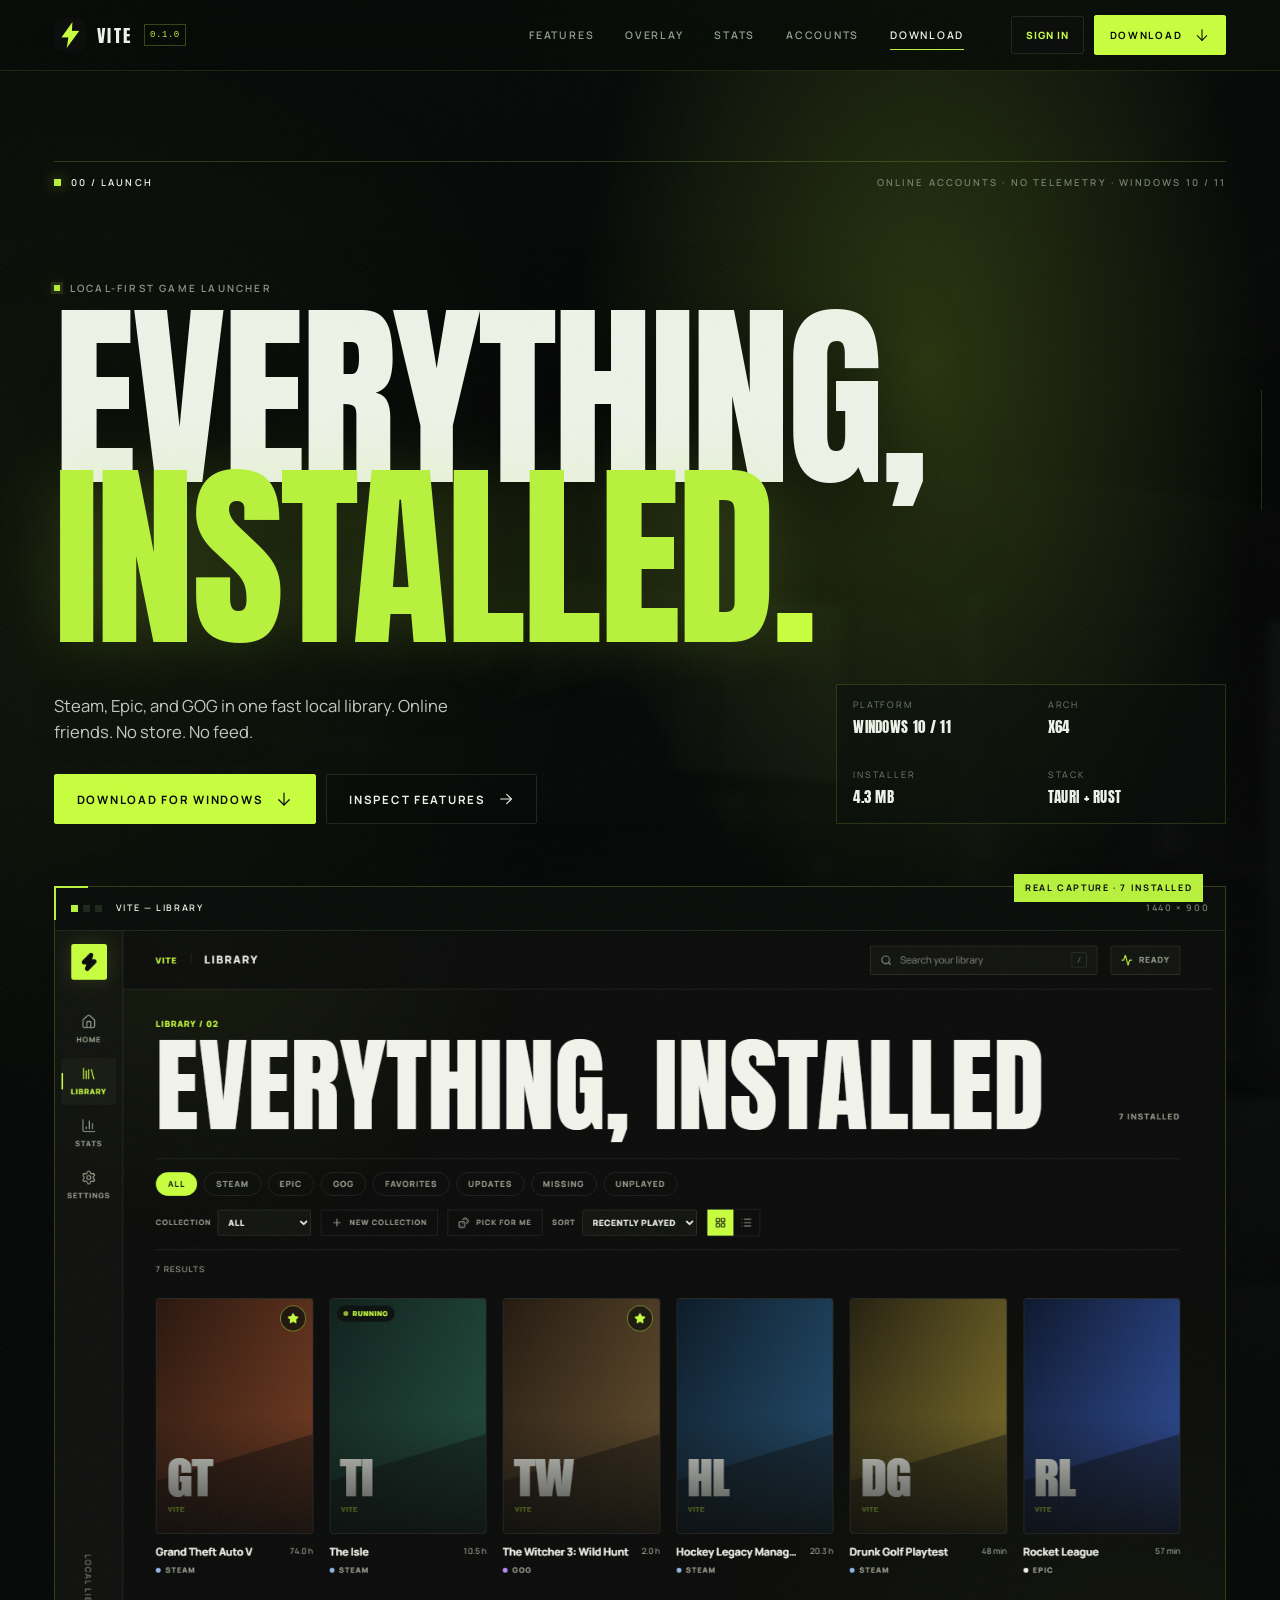
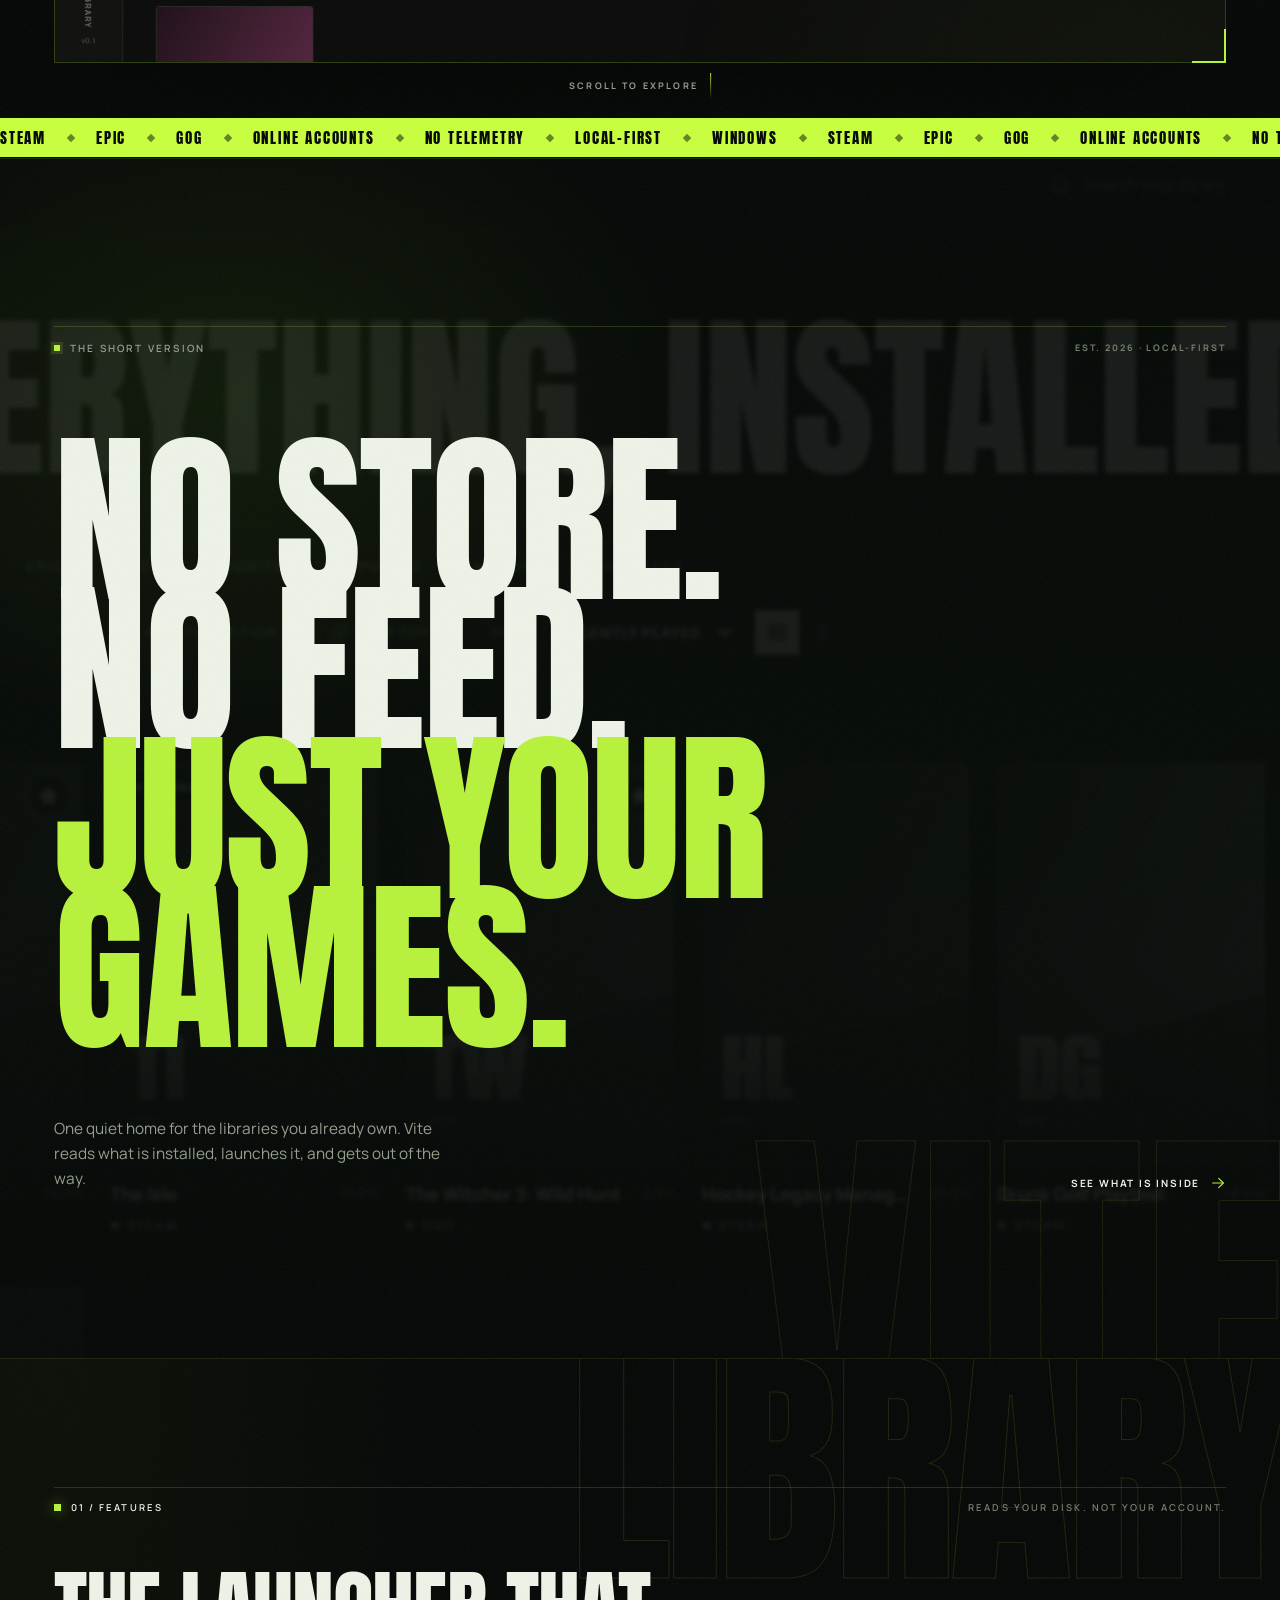
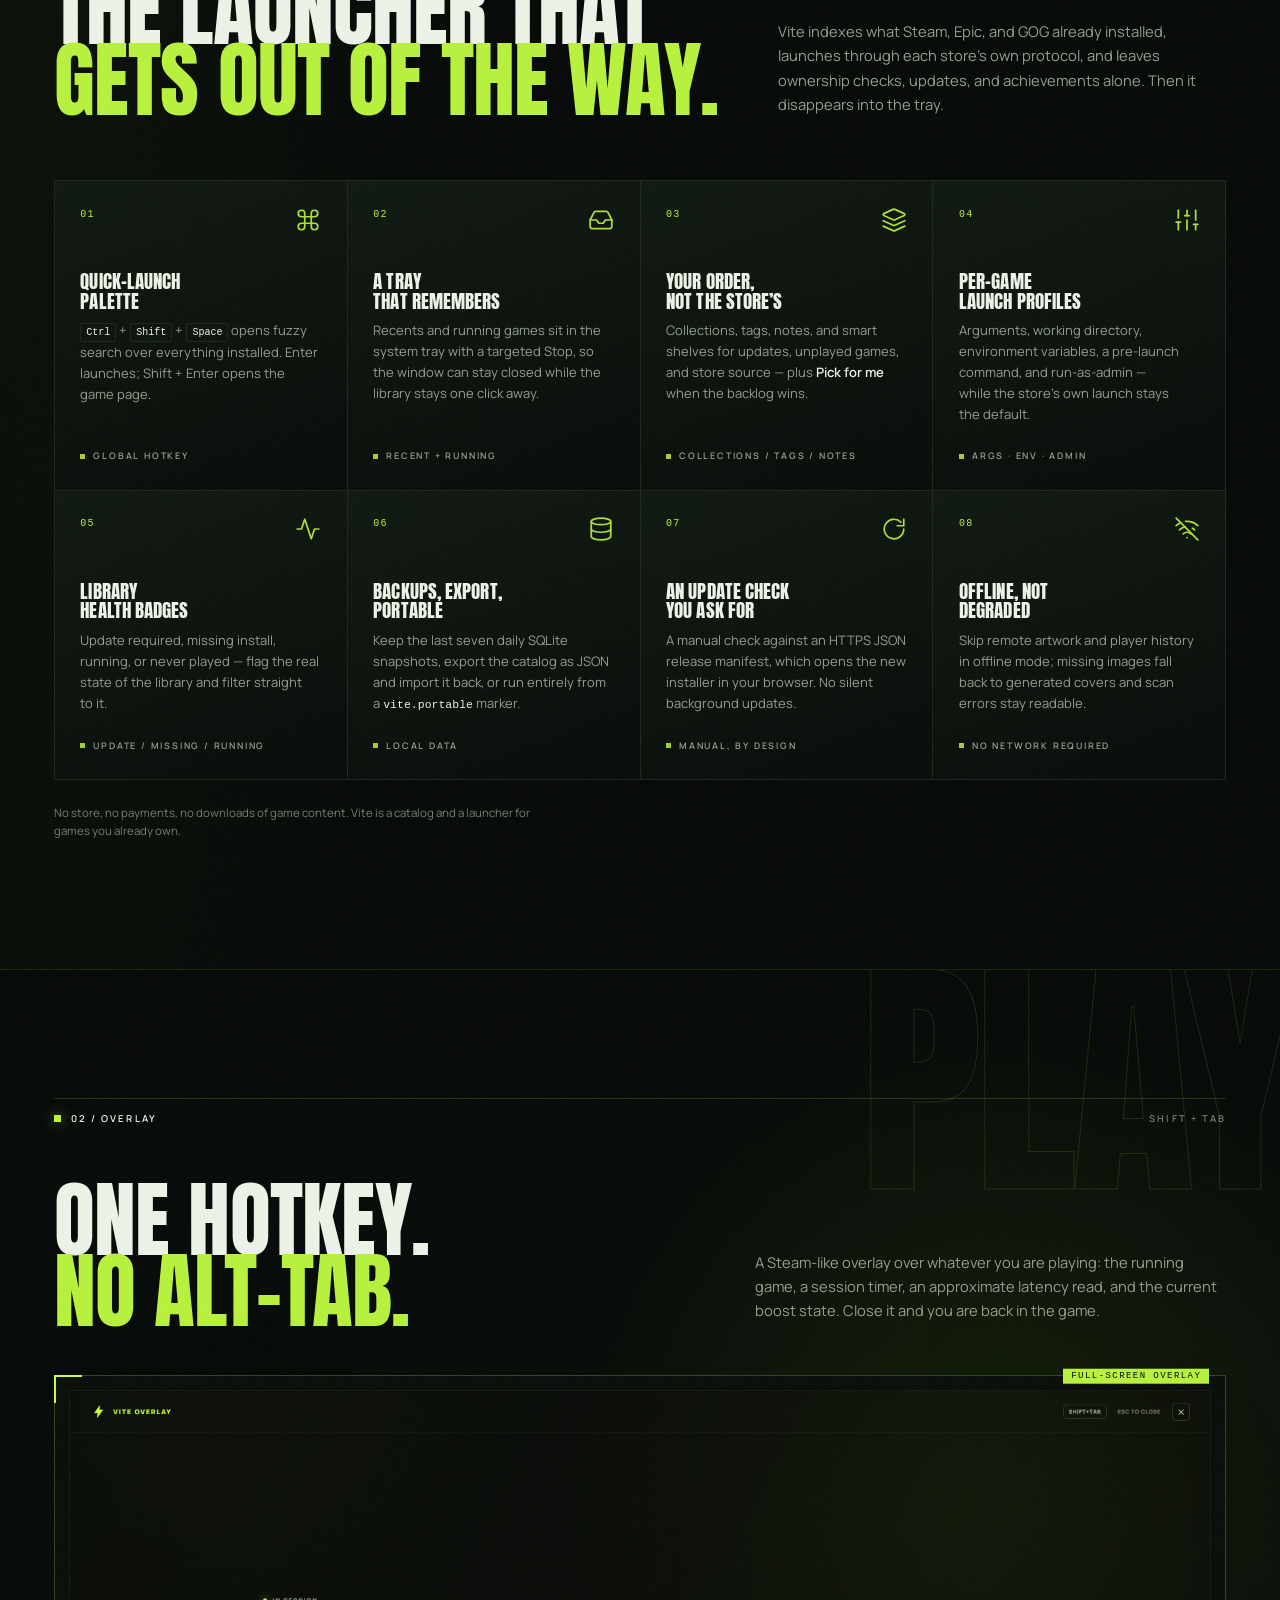
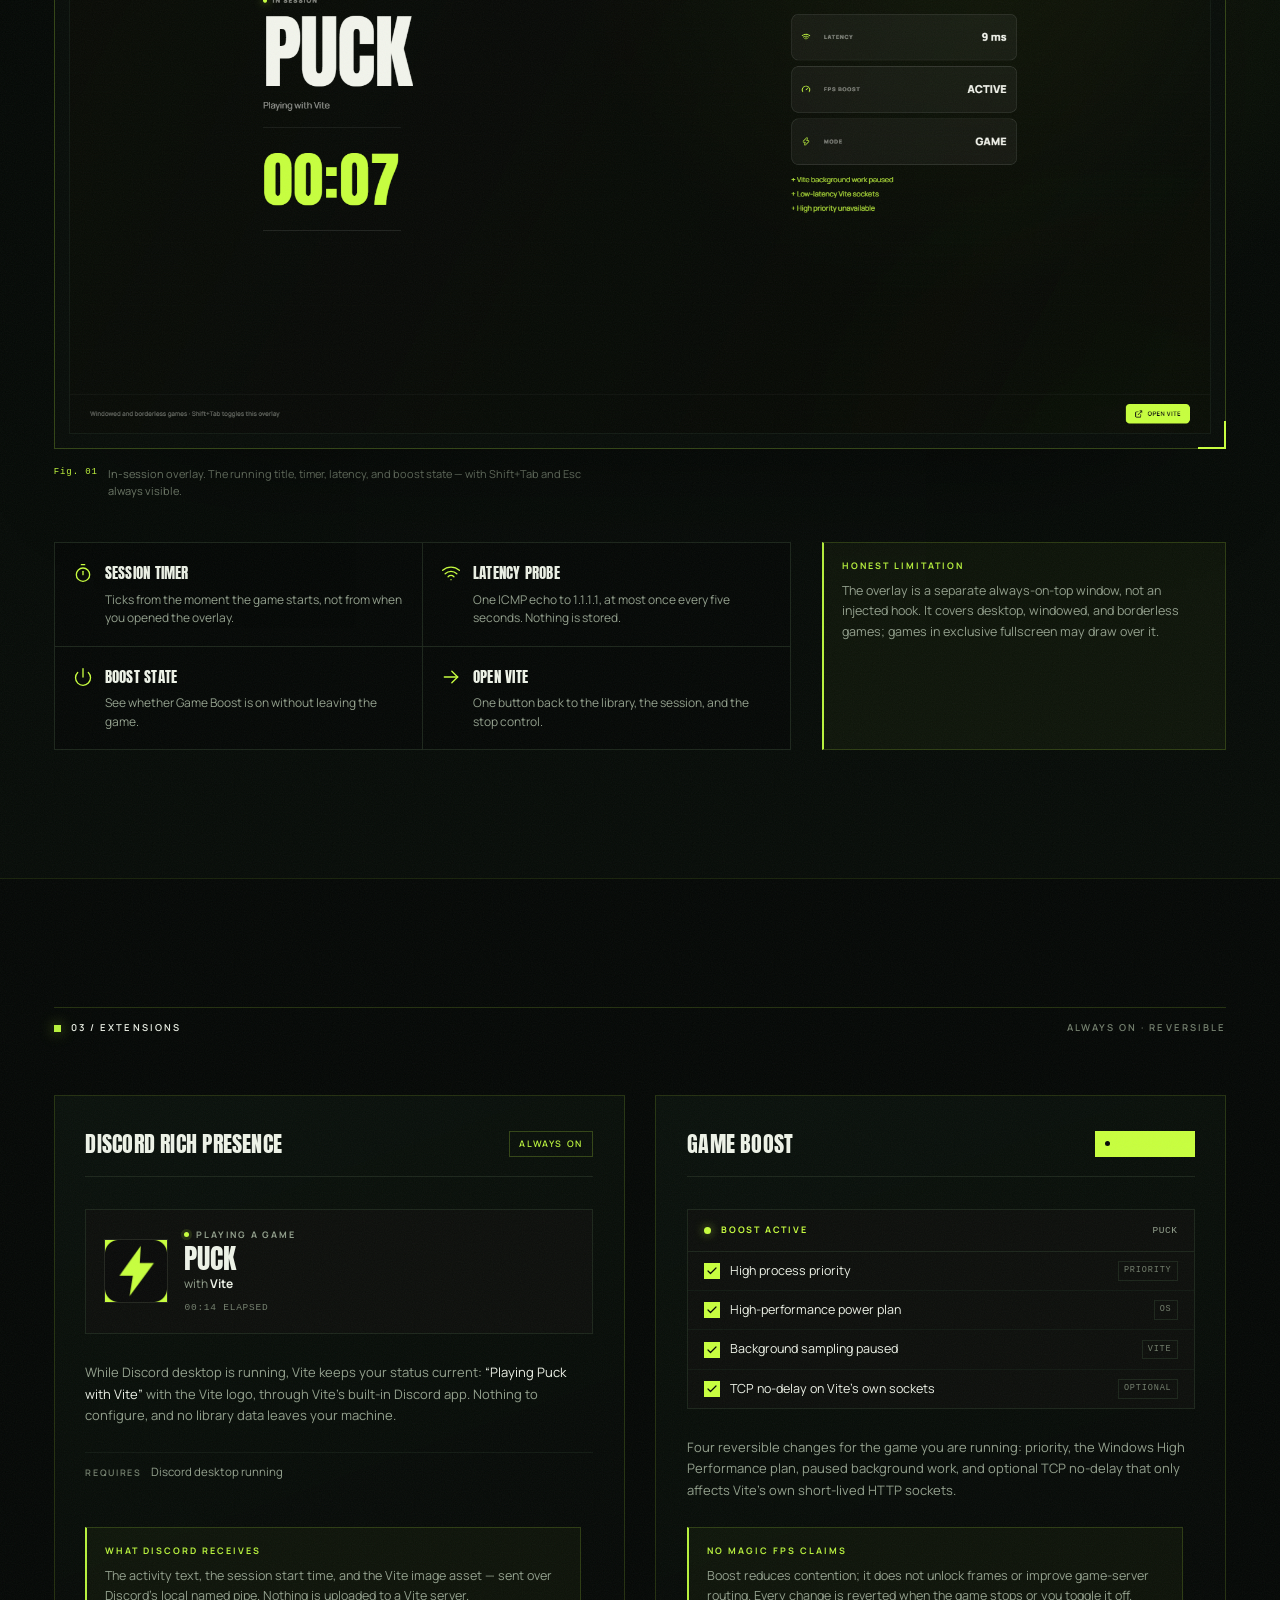
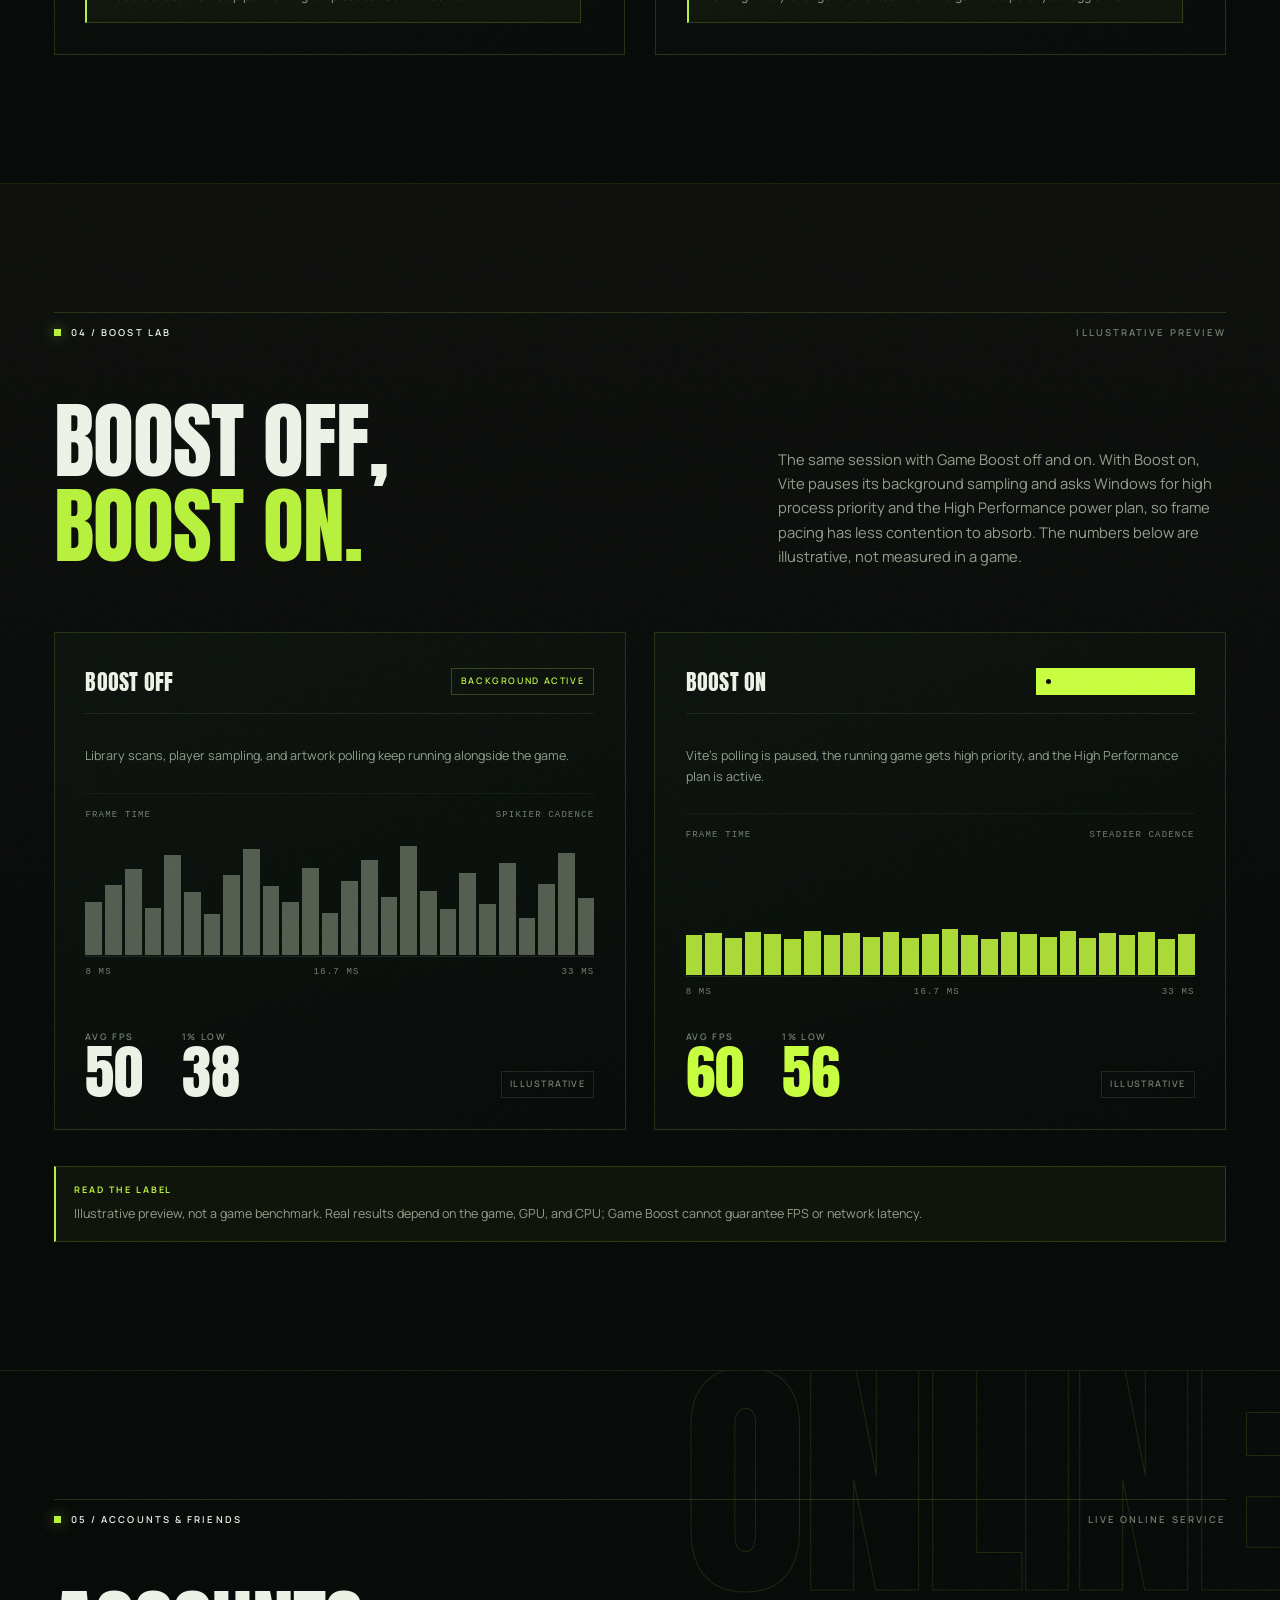
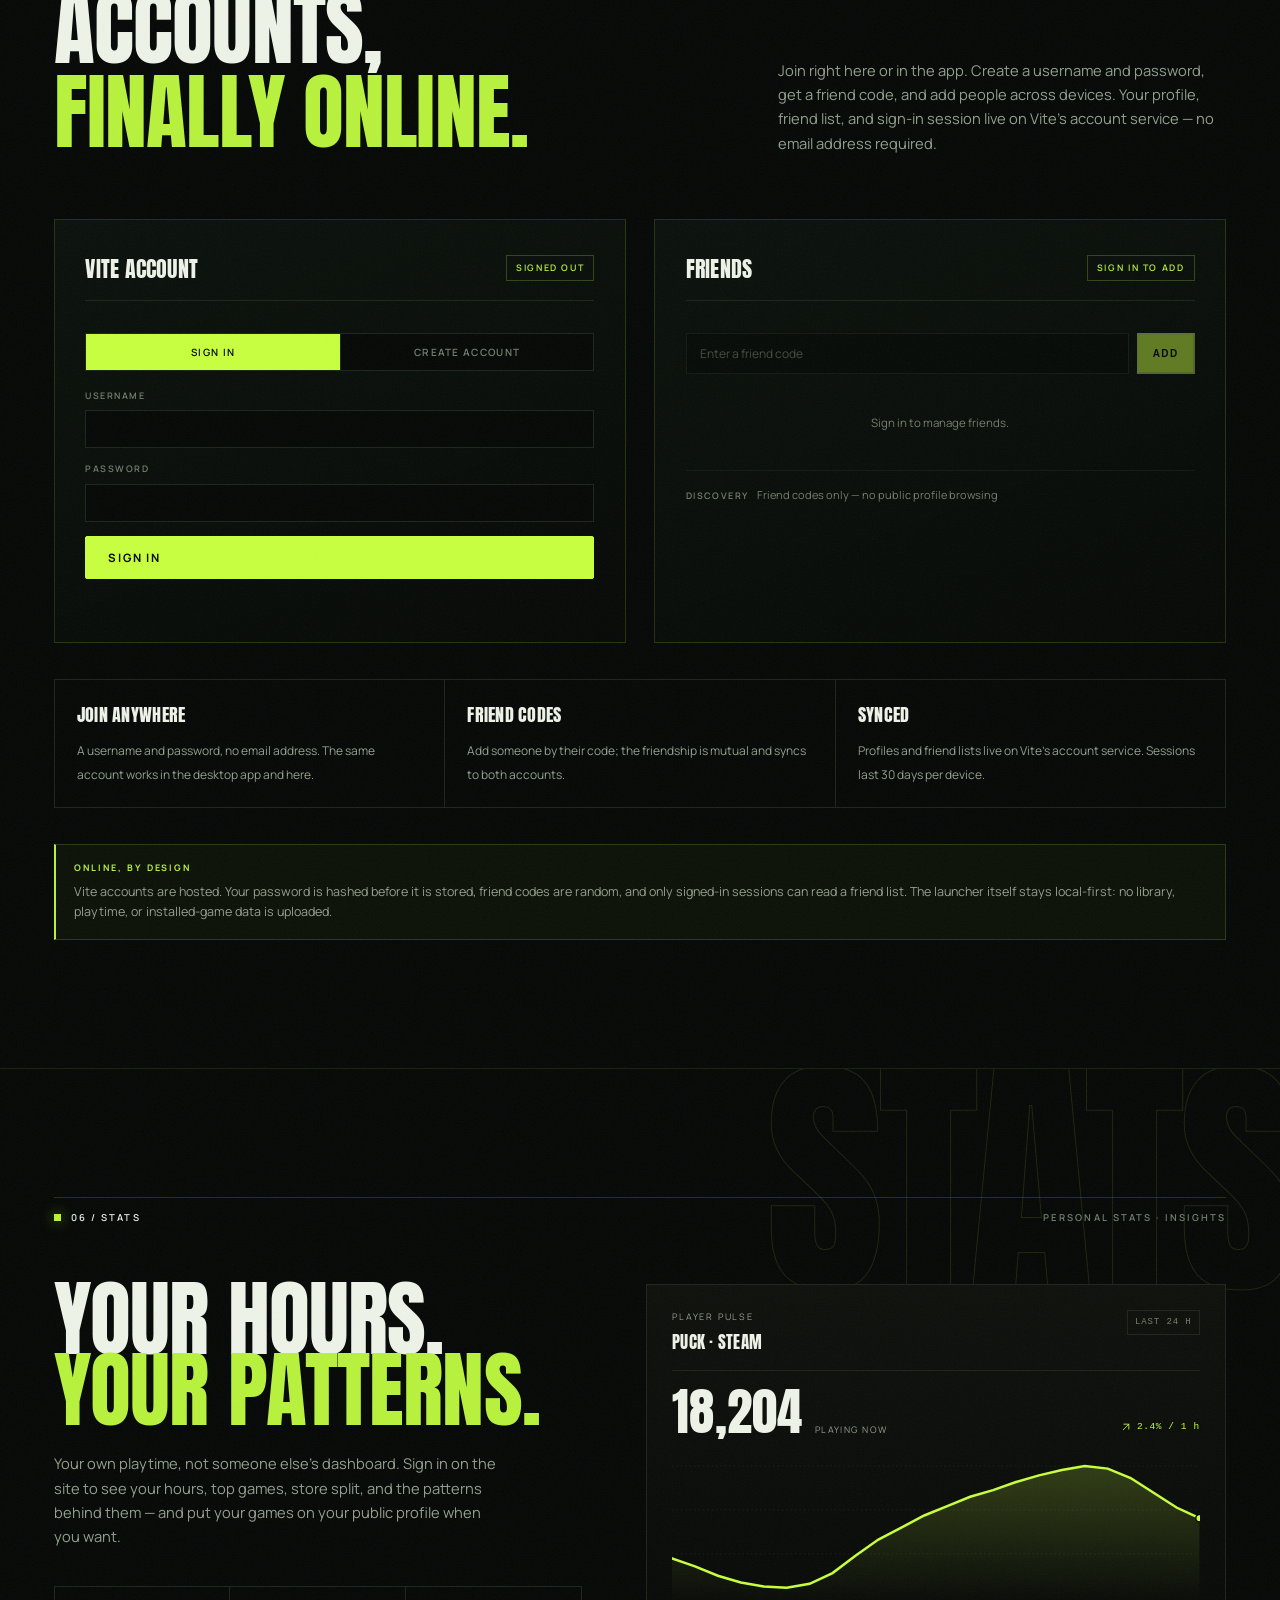
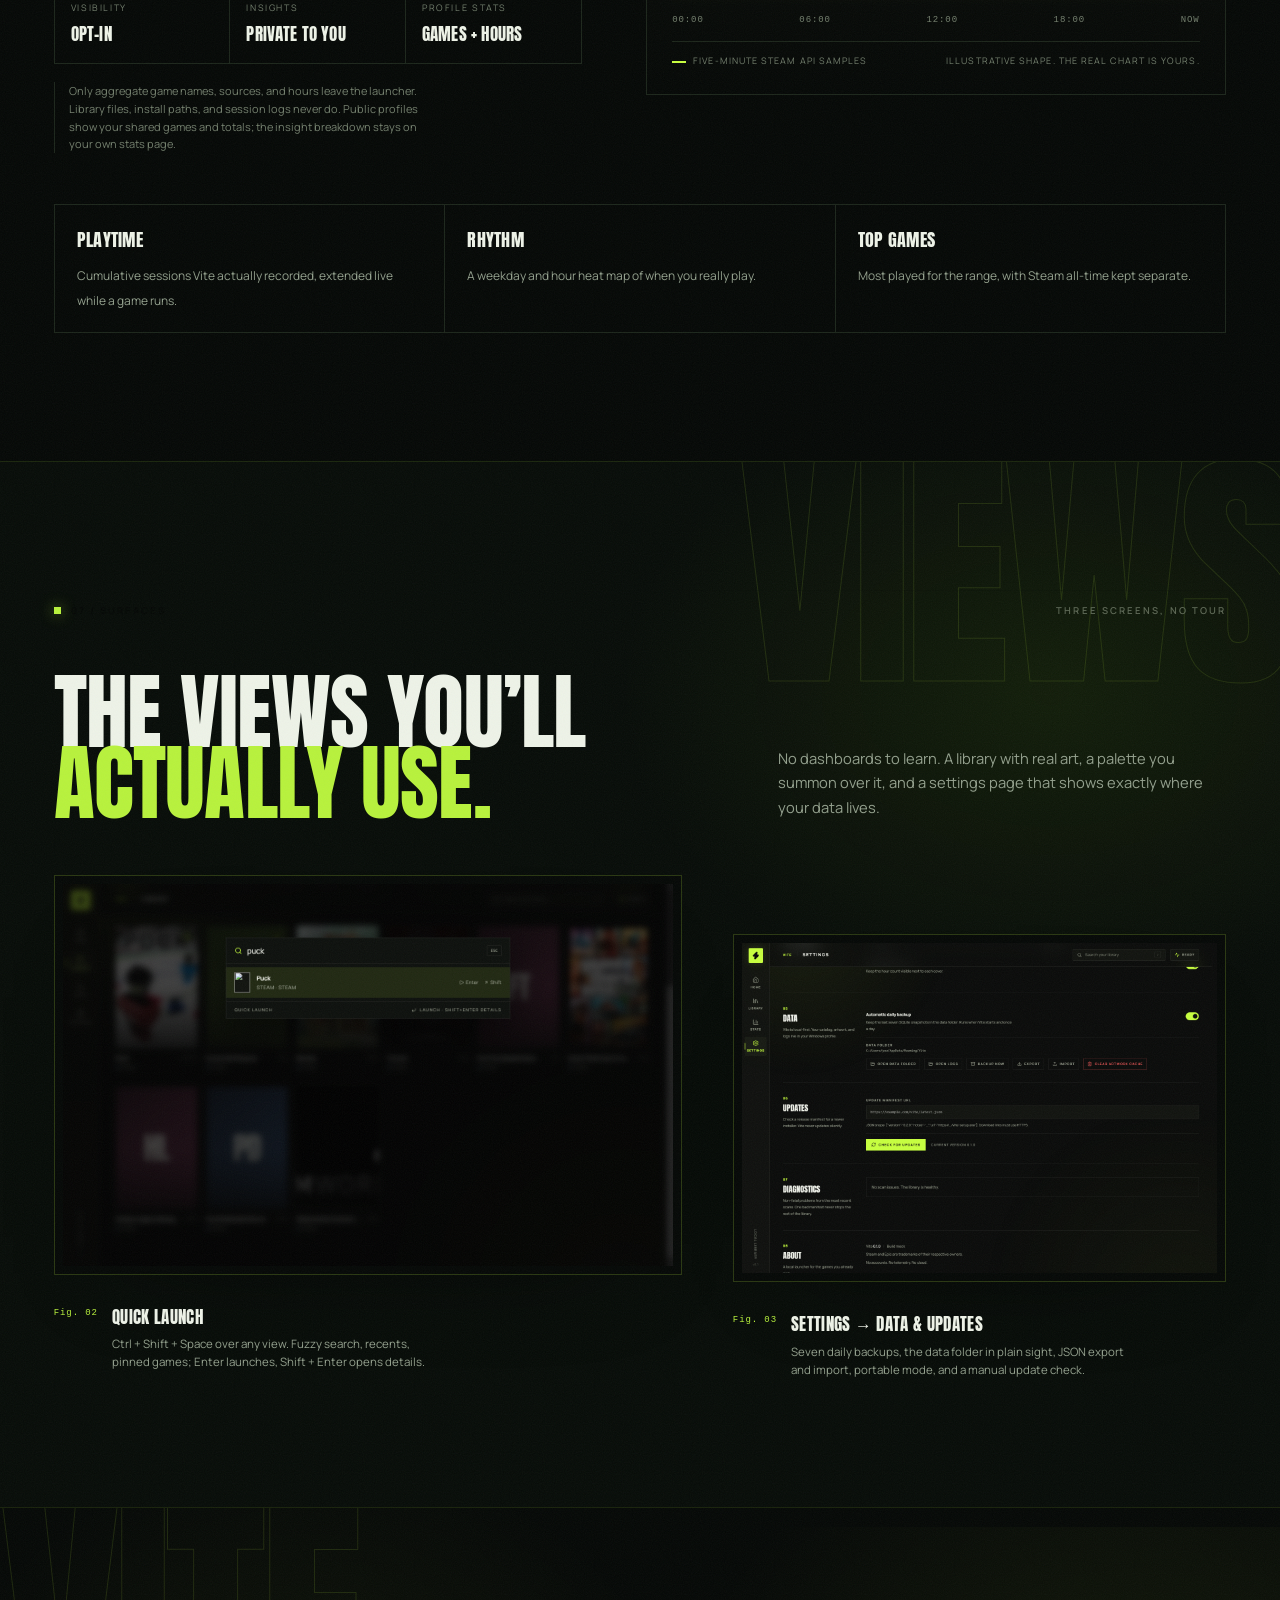
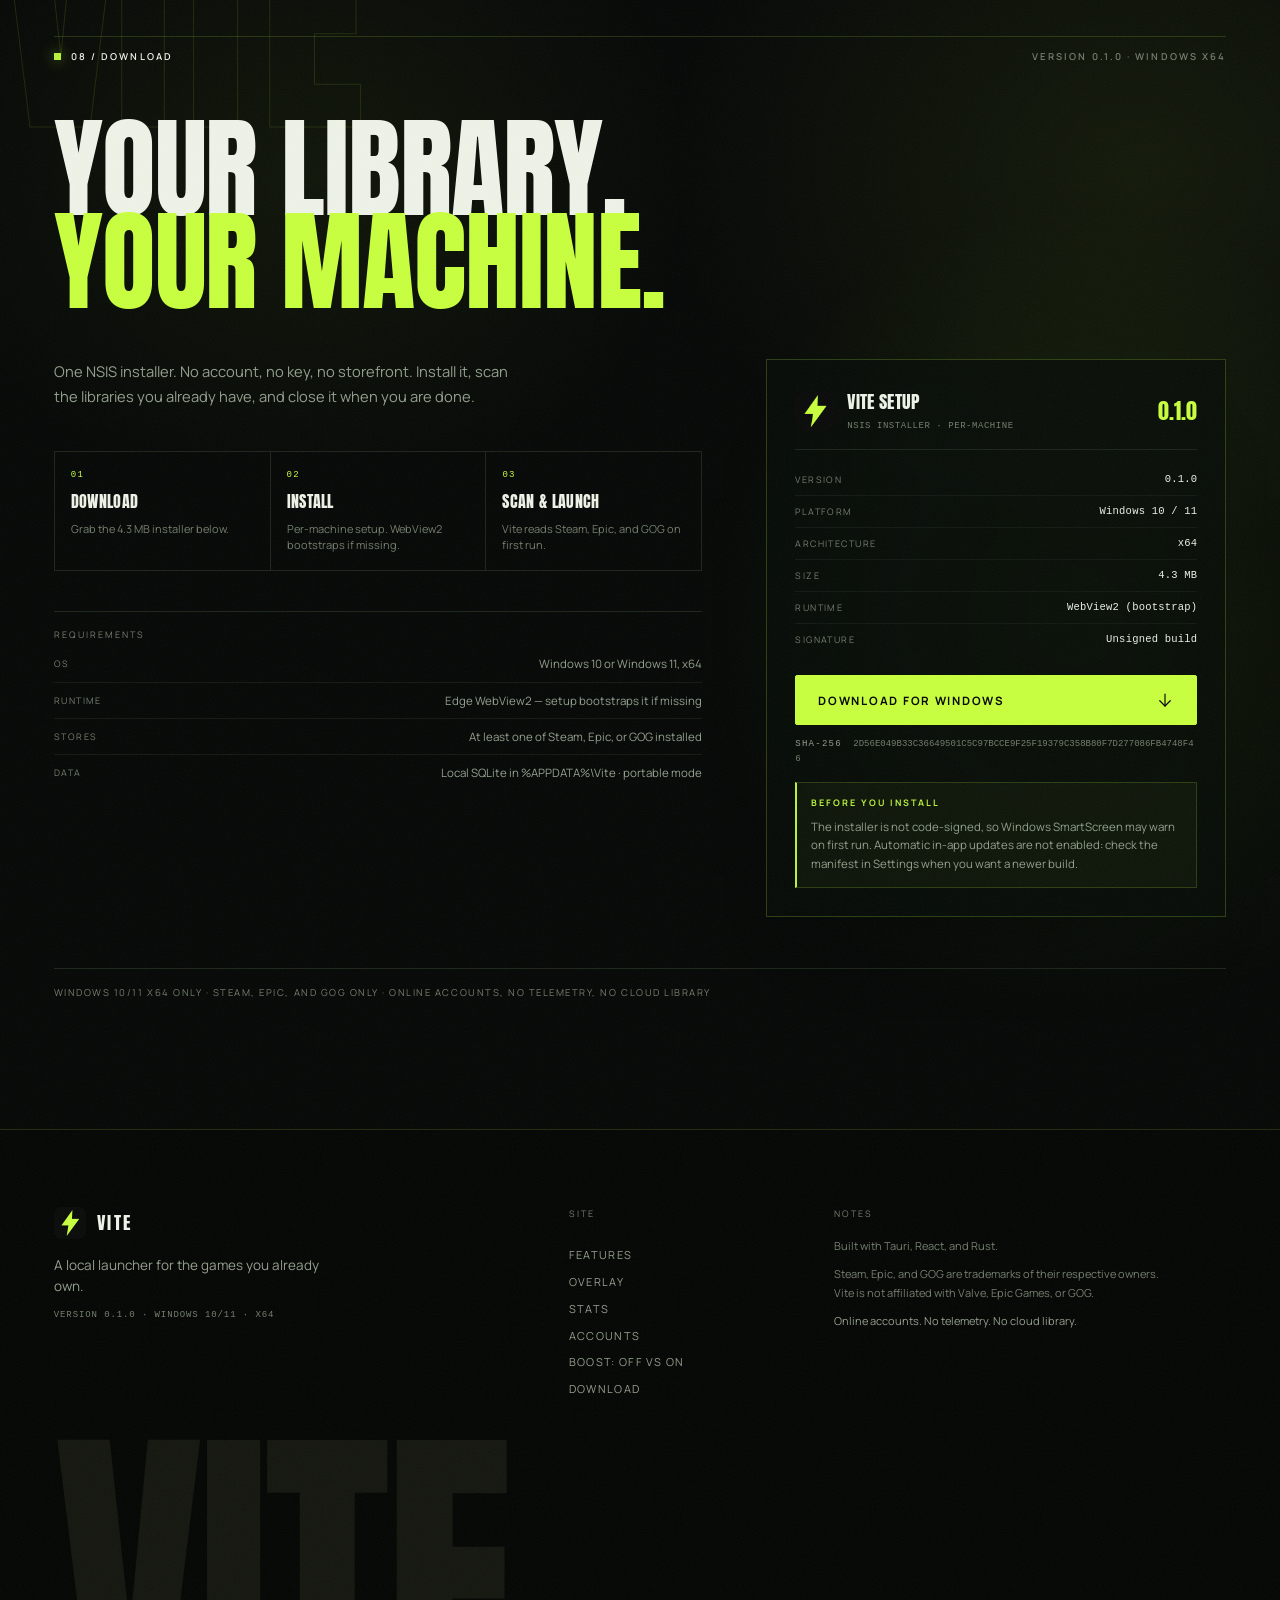
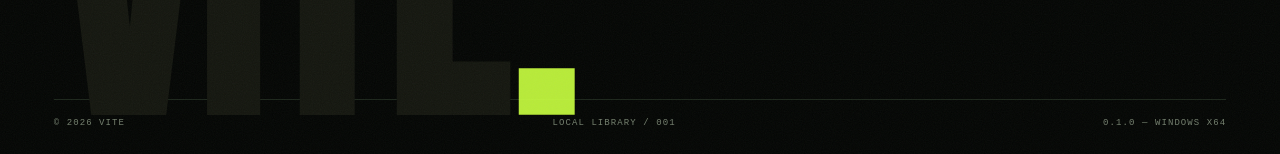
<file: index.html>
<!doctype html>
<html lang="en">
<head>
<meta charset="utf-8">
<meta name="viewport" content="width=device-width, initial-scale=1">
<title>Vite — Local-first game launcher for Windows</title>
<meta name="description" content="Vite is a local-first Windows game launcher for Steam, Epic, and GOG. One fast library, a Steam-like overlay, online accounts and friends, and a reversible Game Boost. No store, no telemetry, no cloud.">
<meta name="color-scheme" content="dark">
<meta name="theme-color" content="#0a0b0a">
<meta property="og:title" content="Vite — everything, installed.">
<meta property="og:description" content="Steam, Epic, and GOG in one fast local library. online accounts and friends, no store, no feed.">
<meta property="og:type" content="website">
<link rel="icon" href="assets/vite-logo.png" type="image/png">
<link rel="preload" href="assets/fonts/anton-latin.woff2" as="font" type="font/woff2" crossorigin>
<link rel="preload" href="assets/fonts/manrope-latin.woff2" as="font" type="font/woff2" crossorigin>
<link rel="stylesheet" href="styles.css">
<link rel="stylesheet" href="account-nav.css">
<link rel="stylesheet" href="cinematic.css">
<script>document.documentElement.classList.add('js');</script>
</head>
<body class="site-home">

<a class="skip-link" href="#main">Skip to content</a>

<!-- Icon sprite: one definition, reused everywhere below. -->
<svg class="sprite" aria-hidden="true" focusable="false" xmlns="http://www.w3.org/2000/svg">
  <symbol id="i-arrow-down" viewBox="0 0 24 24"><path d="M12 4v16"/><path d="m5 13 7 7 7-7"/></symbol>
  <symbol id="i-arrow-right" viewBox="0 0 24 24"><path d="M4 12h16"/><path d="m13 5 7 7-7 7"/></symbol>
  <symbol id="i-check" viewBox="0 0 24 24"><path d="m20 6-11 11-5-5"/></symbol>
  <symbol id="i-command" viewBox="0 0 24 24"><path d="M15 6v12a3 3 0 1 0 3-3H6a3 3 0 1 0 3 3V6a3 3 0 1 0-3 3h12a3 3 0 1 0-3-3"/></symbol>
  <symbol id="i-inbox" viewBox="0 0 24 24"><path d="M22 12h-6l-2 3h-4l-2-3H2"/><path d="M5.45 5.11 2 12v6a2 2 0 0 0 2 2h16a2 2 0 0 0 2-2v-6l-3.45-6.89A2 2 0 0 0 16.76 4H7.24a2 2 0 0 0-1.79 1.11Z"/></symbol>
  <symbol id="i-layers" viewBox="0 0 24 24"><path d="m12.83 2.18a2 2 0 0 0-1.66 0L2.6 6.08a1 1 0 0 0 0 1.83l8.58 3.91a2 2 0 0 0 1.66 0l8.58-3.9a1 1 0 0 0 0-1.83Z"/><path d="m22 17.65-9.17 4.16a2 2 0 0 1-1.66 0L2 17.65"/><path d="m22 12.65-9.17 4.16a2 2 0 0 1-1.66 0L2 12.65"/></symbol>
  <symbol id="i-sliders" viewBox="0 0 24 24"><path d="M4 21v-7"/><path d="M4 10V3"/><path d="M12 21v-9"/><path d="M12 8V3"/><path d="M20 21v-5"/><path d="M20 12V3"/><path d="M2 14h4"/><path d="M10 8h4"/><path d="M18 16h4"/></symbol>
  <symbol id="i-pulse" viewBox="0 0 24 24"><path d="M22 12h-4l-3 9L9 3l-3 9H2"/></symbol>
  <symbol id="i-database" viewBox="0 0 24 24"><ellipse cx="12" cy="5" rx="9" ry="3"/><path d="M3 5v14a9 3 0 0 0 18 0V5"/><path d="M3 12a9 3 0 0 0 18 0"/></symbol>
  <symbol id="i-refresh" viewBox="0 0 24 24"><path d="M21 12a9 9 0 1 1-2.64-6.36"/><path d="M21 3v6h-6"/></symbol>
  <symbol id="i-wifi-off" viewBox="0 0 24 24"><path d="M12 20h.01"/><path d="M8.5 16.429a5 5 0 0 1 7 0"/><path d="M5 12.859a10 10 0 0 1 5.17-2.69"/><path d="M19 12.859a10 10 0 0 0-2.007-1.523"/><path d="M2 8.82a15 15 0 0 1 4.177-2.643"/><path d="M22 8.82a15 15 0 0 0-11.288-3.764"/><path d="m2 2 20 20"/></symbol>
  <symbol id="i-clock" viewBox="0 0 24 24"><circle cx="12" cy="12" r="9"/><path d="M12 7v5l3 2"/></symbol>
  <symbol id="i-wifi" viewBox="0 0 24 24"><path d="M12 20h.01"/><path d="M8.5 16.429a5 5 0 0 1 7 0"/><path d="M5 12.859a10 10 0 0 1 14 0"/><path d="M2 8.82a15 15 0 0 1 20 0"/></symbol>
  <symbol id="i-power" viewBox="0 0 24 24"><path d="M12 2v10"/><path d="M18.4 6.6a9 9 0 1 1-12.77.04"/></symbol>
  <symbol id="i-bolt" viewBox="0 0 24 24"><path d="M13 2 3 14h7l-1 8 10-12h-7l1-8Z"/></symbol>
  <symbol id="i-timer" viewBox="0 0 24 24"><path d="M10 2h4"/><path d="M12 14v-4"/><circle cx="12" cy="14" r="8"/></symbol>
  <symbol id="i-shield" viewBox="0 0 24 24"><path d="M12 22s8-4 8-10V5l-8-3-8 3v7c0 6 8 10 8 10Z"/><path d="m9 12 2 2 4-4"/></symbol>
</svg>

<div class="grain" aria-hidden="true"></div>

<!-- ───────────────────────────── NAV ───────────────────────────── -->
<header class="nav" data-nav>
  <div class="nav__inner">
    <a class="brand" href="#top" aria-label="Vite — back to top">
      <img class="brand__mark" src="assets/vite-logo.png" alt="" width="32" height="32">
      <span class="brand__word">VITE</span>
      <span class="brand__ver">0.1.0</span>
    </a>

    <nav class="nav__links" aria-label="Primary">
      <a href="#features" data-navlink>Features</a>
      <a href="#overlay" data-navlink>Overlay</a>
      <a href="stats.html" data-navlink>Stats</a>
      <a href="#accounts" data-navlink>Accounts</a>
      <a href="#download" data-navlink>Download</a>
    </nav>

    <div class="nav__actions">
      <div class="account-nav" data-account-nav></div>
      <a class="btn btn--lime btn--sm" href="downloads/Vite_0.1.0_x64-setup.exe" download>
        <span>Download</span>
        <svg class="icon" width="16" height="16" aria-hidden="true" focusable="false"><use href="#i-arrow-down"></use></svg>
      </a>
      <button class="nav__toggle" type="button" aria-expanded="false" aria-controls="mobile-menu" data-nav-toggle>
        <span class="nav__toggle-box" aria-hidden="true"><i></i><i></i></span>
        <span class="sr-only">Menu</span>
      </button>
    </div>
  </div>

  <div class="mobile-menu" id="mobile-menu" hidden>
    <nav class="mobile-menu__nav" aria-label="Mobile">
      <a href="#features">Features</a>
      <a href="#overlay">Overlay</a>
      <a href="stats.html">Stats</a>
      <a href="#accounts">Accounts</a>
      <a href="#download">Download</a>
    </nav>
    <a class="btn btn--lime btn--block" href="downloads/Vite_0.1.0_x64-setup.exe" download>
      <span>Download for Windows</span>
      <svg class="icon" width="16" height="16" aria-hidden="true" focusable="false"><use href="#i-arrow-down"></use></svg>
    </a>
    <p class="mobile-menu__meta">Version 0.1.0 · Windows 10/11 · x64 · 4.3 MB</p>
  </div>
</header>

<div class="scroll-rail" aria-hidden="true"><span data-scroll-fill></span></div>

<main id="main">

  <!-- ───────────────────────────── HERO ───────────────────────────── -->
  <section class="hero hero--cinema" id="top" aria-labelledby="hero-title">
    <div class="hero__media" aria-hidden="true">
      <img src="assets/hero-game.jpg" width="1920" height="1080" alt="" fetchpriority="high">
    </div>
    <div class="hero__veil" aria-hidden="true"></div>
    <div class="wrap">
      <div class="rail hero__rail">
        <span class="rail__id"><i class="rail__mark" aria-hidden="true"></i>00 / Launch</span>
        <span class="rail__note">Online accounts · No telemetry · Windows 10 / 11</span>
      </div>

      <div class="hero__head">
        <p class="eyebrow"><span class="eyebrow__dot" aria-hidden="true"></span>Local-first game launcher</p>
        <h1 class="display hero__title" id="hero-title">Everything, <br><span class="hero__title-line">Installed<span class="hero__period" aria-hidden="true">.</span></span></h1>
      </div>

      <div class="hero__foot">
        <div class="hero__lede">
          <p class="hero__sub">Steam, Epic, and GOG in one fast local library. Online friends. No store. No feed.</p>
          <div class="hero__actions">
            <a class="btn btn--lime" href="downloads/Vite_0.1.0_x64-setup.exe" download>
              <span>Download for Windows</span>
              <svg class="icon" width="18" height="18" aria-hidden="true" focusable="false"><use href="#i-arrow-down"></use></svg>
            </a>
            <a class="btn btn--ghost" href="#features">
              <span>Inspect features</span>
              <svg class="icon" width="16" height="16" aria-hidden="true" focusable="false"><use href="#i-arrow-right"></use></svg>
            </a>
          </div>
        </div>

        <ul class="specs" aria-label="Build specifications">
          <li class="spec"><span class="spec__k">Platform</span><span class="spec__v">Windows 10 / 11</span></li>
          <li class="spec"><span class="spec__k">Arch</span><span class="spec__v">x64</span></li>
          <li class="spec"><span class="spec__k">Installer</span><span class="spec__v">4.3 MB</span></li>
          <li class="spec"><span class="spec__k">Stack</span><span class="spec__v">Tauri + Rust</span></li>
        </ul>
      </div>

      <figure class="shot reveal">
        <span class="shot__tag">Real capture · 7 installed</span>
        <div class="shot__bar">
          <span class="shot__dots" aria-hidden="true"><i></i><i></i><i></i></span>
          <span class="shot__name">Vite — Library</span>
          <span class="shot__meta">1440 × 900</span>
        </div>
        <div class="shot__img">
          <img src="assets/launcher-library.png" width="1440" height="900" fetchpriority="high"
               alt="The Vite library: giant “Everything, installed” headline above filter pills and a grid of installed Steam, Epic, and GOG games with covers, playtime, and status badges.">
        </div>
        <figcaption class="sr-only">The Vite library on Windows, showing a searchable grid of games installed through Steam, Epic, and GOG.</figcaption>
      </figure>
    </div>
    <a class="hero__scroll" href="#features">
      <span>Scroll to explore</span>
      <i aria-hidden="true"></i>
    </a>
  </section>

  <!-- ───────────────────────────── TICKER ───────────────────────────── -->
  <div class="ticker" role="region" aria-label="Stores and principles">
    <div class="ticker__track">
      <div class="ticker__group">
        <span class="ticker__item">Steam<i class="ticker__sep" aria-hidden="true"></i></span>
        <span class="ticker__item">Epic<i class="ticker__sep" aria-hidden="true"></i></span>
        <span class="ticker__item">GOG<i class="ticker__sep" aria-hidden="true"></i></span>
        <span class="ticker__item">Online accounts<i class="ticker__sep" aria-hidden="true"></i></span>
        <span class="ticker__item">No telemetry<i class="ticker__sep" aria-hidden="true"></i></span>
        <span class="ticker__item">Local-first<i class="ticker__sep" aria-hidden="true"></i></span>
        <span class="ticker__item">Windows<i class="ticker__sep" aria-hidden="true"></i></span>
      </div>
      <div class="ticker__group" aria-hidden="true">
        <span class="ticker__item">Steam<i class="ticker__sep"></i></span>
        <span class="ticker__item">Epic<i class="ticker__sep"></i></span>
        <span class="ticker__item">GOG<i class="ticker__sep"></i></span>
        <span class="ticker__item">Online accounts<i class="ticker__sep"></i></span>
        <span class="ticker__item">No telemetry<i class="ticker__sep"></i></span>
        <span class="ticker__item">Local-first<i class="ticker__sep"></i></span>
        <span class="ticker__item">Windows<i class="ticker__sep"></i></span>
      </div>
    </div>
  </div>

  <!-- ───────────────────────────── MANIFESTO ───────────────────────────── -->
  <section class="manifesto" aria-label="Vite manifesto">
    <div class="wrap">
      <div class="manifesto__top">
        <p class="eyebrow"><span class="eyebrow__dot" aria-hidden="true"></span>The short version</p>
        <span class="manifesto__mark">EST. 2026 · LOCAL-FIRST</span>
      </div>
      <h2 class="display manifesto__title">No store.<br>No feed.<br><span>Just your games.</span></h2>
      <div class="manifesto__foot">
        <p>One quiet home for the libraries you already own. Vite reads what is installed, launches it, and gets out of the way.</p>
        <a class="manifesto__link" href="#features">See what is inside <svg class="icon" width="16" height="16" aria-hidden="true" focusable="false"><use href="#i-arrow-right"></use></svg></a>
      </div>
    </div>
  </section>

  <!-- ───────────────────────────── FEATURES ───────────────────────────── -->
  <section class="section features" id="features" data-ghost="LIBRARY" aria-labelledby="features-title">
    <div class="wrap">
      <div class="rail">
        <span class="rail__id"><i class="rail__mark" aria-hidden="true"></i>01 / Features</span>
        <span class="rail__note">Reads your disk. Not your account.</span>
      </div>

      <div class="section__head">
        <h2 class="display h2" id="features-title">The launcher that <br>gets out of the way.</h2>
        <p class="section__lede">Vite indexes what Steam, Epic, and GOG already installed, launches through each store’s own protocol, and leaves ownership checks, updates, and achievements alone. Then it disappears into the tray.</p>
      </div>

      <div class="feature-grid">
        <article class="card reveal">
          <div class="card__top"><span class="card__num">01</span><svg class="icon card__icon" width="26" height="26" aria-hidden="true" focusable="false"><use href="#i-command"></use></svg></div>
          <h3 class="card__title">Quick-launch palette</h3>
          <p class="card__copy"><kbd>Ctrl</kbd> + <kbd>Shift</kbd> + <kbd>Space</kbd> opens fuzzy search over everything installed. Enter launches; Shift + Enter opens the game page.</p>
          <span class="card__tag">Global hotkey</span>
        </article>

        <article class="card reveal">
          <div class="card__top"><span class="card__num">02</span><svg class="icon card__icon" width="26" height="26" aria-hidden="true" focusable="false"><use href="#i-inbox"></use></svg></div>
          <h3 class="card__title">A tray that remembers</h3>
          <p class="card__copy">Recents and running games sit in the system tray with a targeted Stop, so the window can stay closed while the library stays one click away.</p>
          <span class="card__tag">Recent + running</span>
        </article>

        <article class="card reveal">
          <div class="card__top"><span class="card__num">03</span><svg class="icon card__icon" width="26" height="26" aria-hidden="true" focusable="false"><use href="#i-layers"></use></svg></div>
          <h3 class="card__title">Your order, not the store’s</h3>
          <p class="card__copy">Collections, tags, notes, and smart shelves for updates, unplayed games, and store source — plus <strong>Pick for me</strong> when the backlog wins.</p>
          <span class="card__tag">Collections / tags / notes</span>
        </article>

        <article class="card reveal">
          <div class="card__top"><span class="card__num">04</span><svg class="icon card__icon" width="26" height="26" aria-hidden="true" focusable="false"><use href="#i-sliders"></use></svg></div>
          <h3 class="card__title">Per-game launch profiles</h3>
          <p class="card__copy">Arguments, working directory, environment variables, a pre-launch command, and run-as-admin — while the store’s own launch stays the default.</p>
          <span class="card__tag">Args · env · admin</span>
        </article>

        <article class="card reveal">
          <div class="card__top"><span class="card__num">05</span><svg class="icon card__icon" width="26" height="26" aria-hidden="true" focusable="false"><use href="#i-pulse"></use></svg></div>
          <h3 class="card__title">Library health badges</h3>
          <p class="card__copy">Update required, missing install, running, or never played — flag the real state of the library and filter straight to it.</p>
          <span class="card__tag">Update / missing / running</span>
        </article>

        <article class="card reveal">
          <div class="card__top"><span class="card__num">06</span><svg class="icon card__icon" width="26" height="26" aria-hidden="true" focusable="false"><use href="#i-database"></use></svg></div>
          <h3 class="card__title">Backups, export, portable</h3>
          <p class="card__copy">Keep the last seven daily SQLite snapshots, export the catalog as JSON and import it back, or run entirely from a <code>vite.portable</code> marker.</p>
          <span class="card__tag">Local data</span>
        </article>

        <article class="card reveal">
          <div class="card__top"><span class="card__num">07</span><svg class="icon card__icon" width="26" height="26" aria-hidden="true" focusable="false"><use href="#i-refresh"></use></svg></div>
          <h3 class="card__title">An update check you ask for</h3>
          <p class="card__copy">A manual check against an HTTPS JSON release manifest, which opens the new installer in your browser. No silent background updates.</p>
          <span class="card__tag">Manual, by design</span>
        </article>

        <article class="card reveal">
          <div class="card__top"><span class="card__num">08</span><svg class="icon card__icon" width="26" height="26" aria-hidden="true" focusable="false"><use href="#i-wifi-off"></use></svg></div>
          <h3 class="card__title">Offline, not degraded</h3>
          <p class="card__copy">Skip remote artwork and player history in offline mode; missing images fall back to generated covers and scan errors stay readable.</p>
          <span class="card__tag">No network required</span>
        </article>
      </div>

      <p class="features__foot reveal">No store, no payments, no downloads of game content. Vite is a catalog and a launcher for games you already own.</p>
    </div>
  </section>

  <!-- ───────────────────────────── OVERLAY ───────────────────────────── -->
  <section class="section overlay" id="overlay" data-ghost="PLAY" aria-labelledby="overlay-title">
    <div class="wrap">
      <div class="rail">
        <span class="rail__id"><i class="rail__mark" aria-hidden="true"></i>02 / Overlay</span>
        <span class="rail__note">Shift + Tab</span>
      </div>

      <div class="overlay__head">
        <h2 class="display h2" id="overlay-title">One hotkey. <br>No alt-tab.</h2>
        <p class="section__lede">A Steam-like overlay over whatever you are playing: the running game, a session timer, an approximate latency read, and the current boost state. Close it and you are back in the game.</p>
      </div>

      <figure class="overlay__figure reveal">
        <div class="overlay__frame">
          <span class="overlay__hint" aria-hidden="true">Full-screen overlay</span>
          <img src="assets/overlay-fullscreen.png" width="1920" height="1080" loading="lazy"
               alt="The Vite full-screen overlay during a session: Puck is running, the timer reads 00:07, latency is 9 ms, Game Boost is active in Game mode, and an Open Vite button sits in the corner.">
        </div>
        <figcaption class="overlay__caption"><span>Fig. 01</span> In-session overlay. The running title, timer, latency, and boost state — with Shift+Tab and Esc always visible.</figcaption>
      </figure>

      <div class="overlay__bottom">
        <ul class="detail-list">
          <li class="detail">
            <svg class="icon" width="20" height="20" aria-hidden="true" focusable="false"><use href="#i-timer"></use></svg>
            <div><span class="detail__k">Session timer</span><span class="detail__v">Ticks from the moment the game starts, not from when you opened the overlay.</span></div>
          </li>
          <li class="detail">
            <svg class="icon" width="20" height="20" aria-hidden="true" focusable="false"><use href="#i-wifi"></use></svg>
            <div><span class="detail__k">Latency probe</span><span class="detail__v">One ICMP echo to 1.1.1.1, at most once every five seconds. Nothing is stored.</span></div>
          </li>
          <li class="detail">
            <svg class="icon" width="20" height="20" aria-hidden="true" focusable="false"><use href="#i-power"></use></svg>
            <div><span class="detail__k">Boost state</span><span class="detail__v">See whether Game Boost is on without leaving the game.</span></div>
          </li>
          <li class="detail">
            <svg class="icon" width="20" height="20" aria-hidden="true" focusable="false"><use href="#i-arrow-right"></use></svg>
            <div><span class="detail__k">Open Vite</span><span class="detail__v">One button back to the library, the session, and the stop control.</span></div>
          </li>
        </ul>

        <div class="note">
          <span class="note__label">Honest limitation</span>
          The overlay is a separate always-on-top window, not an injected hook. It covers desktop, windowed, and borderless games; games in exclusive fullscreen may draw over it.
        </div>
      </div>
    </div>
  </section>

  <!-- ───────────────────────────── DISCORD + BOOST ───────────────────────────── -->
  <section class="section duo" id="boost" aria-labelledby="duo-title">
    <div class="wrap">
      <div class="rail">
        <span class="rail__id"><i class="rail__mark" aria-hidden="true"></i>03 / Extensions</span>
        <span class="rail__note">Always on · Reversible</span>
      </div>

      <h2 class="sr-only" id="duo-title">Discord Rich Presence and Game Boost</h2>

      <div class="duo__grid">
        <article class="panel reveal">
          <header class="panel__head">
            <span class="panel__label">Discord Rich Presence</span>
            <span class="panel__badge">Always on</span>
          </header>

          <div class="presence" role="img" aria-label="Mock Discord presence: Playing Puck with Vite, 14 minutes elapsed.">
            <div class="presence__avatar"><img src="assets/vite-logo.png" width="64" height="64" alt="" loading="lazy"></div>
            <div class="presence__body">
              <span class="presence__kicker"><i aria-hidden="true"></i>Playing a game</span>
              <span class="presence__game">Puck</span>
              <span class="presence__sub">with <strong>Vite</strong></span>
              <span class="presence__time">00:14 elapsed</span>
            </div>
          </div>

          <p class="panel__copy">While Discord desktop is running, Vite keeps your status current: <em>“Playing Puck with Vite”</em> with the Vite logo, through Vite’s built-in Discord app. Nothing to configure, and no library data leaves your machine.</p>

          <p class="panel__hint"><span>Requires</span> Discord desktop running</p>

          <div class="note">
            <span class="note__label">What Discord receives</span>
            The activity text, the session start time, and the Vite image asset — sent over Discord’s local named pipe. Nothing is uploaded to a Vite server.
          </div>
        </article>

        <article class="panel reveal">
          <header class="panel__head">
            <span class="panel__label">Game Boost</span>
            <span class="panel__badge panel__badge--lime"><i aria-hidden="true"></i>Reversible</span>
          </header>

          <div class="boost" role="img" aria-label="Mock Game Boost panel: active for Puck, with four reversible toggles enabled.">
            <div class="boost__status">
              <span class="boost__dot" aria-hidden="true"></span>
              <span class="boost__state">Boost active</span>
              <span class="boost__game">Puck</span>
            </div>
            <ul class="boost__list">
              <li><span class="boost__check" aria-hidden="true"><svg class="icon" width="12" height="12" focusable="false"><use href="#i-check"></use></svg></span>High process priority<span class="boost__tag">priority</span></li>
              <li><span class="boost__check" aria-hidden="true"><svg class="icon" width="12" height="12" focusable="false"><use href="#i-check"></use></svg></span>High-performance power plan<span class="boost__tag">os</span></li>
              <li><span class="boost__check" aria-hidden="true"><svg class="icon" width="12" height="12" focusable="false"><use href="#i-check"></use></svg></span>Background sampling paused<span class="boost__tag">vite</span></li>
              <li><span class="boost__check" aria-hidden="true"><svg class="icon" width="12" height="12" focusable="false"><use href="#i-check"></use></svg></span>TCP no-delay on Vite’s own sockets<span class="boost__tag">optional</span></li>
            </ul>
          </div>

          <p class="panel__copy">Four reversible changes for the game you are running: priority, the Windows High Performance plan, paused background work, and optional TCP no-delay that only affects Vite’s own short-lived HTTP sockets.</p>

          <div class="note">
            <span class="note__label">No magic FPS claims</span>
            Boost reduces contention; it does not unlock frames or improve game-server routing. Every change is reverted when the game stops or you toggle it off.
          </div>
        </article>
      </div>
    </div>
  </section>

  <!-- ───────────────────────────── BOOST: OFF VS ON ───────────────────────────── -->
  <section class="section boostlab" id="boost-lab" aria-labelledby="boostlab-title">
    <div class="wrap">
      <div class="rail">
        <span class="rail__id"><i class="rail__mark" aria-hidden="true"></i>04 / Boost lab</span>
        <span class="rail__note">Illustrative preview</span>
      </div>

      <div class="section__head">
        <h2 class="display h2" id="boostlab-title">Boost off, <br>boost on.</h2>
        <p class="section__lede">The same session with Game Boost off and on. With Boost on, Vite pauses its background sampling and asks Windows for high process priority and the High Performance power plan, so frame pacing has less contention to absorb. The numbers below are illustrative, not measured in a game.</p>
      </div>

      <div class="boostlab__grid">
        <article class="panel bstate reveal" role="img" aria-label="Illustrative preview with Game Boost off: background scans and polling stay active, frame times are spikier, and the preview reads 50 average FPS with a 38 FPS 1% low.">
          <header class="panel__head">
            <span class="panel__label">Boost off</span>
            <span class="panel__badge">Background active</span>
          </header>

          <p class="bstate__desc">Library scans, player sampling, and artwork polling keep running alongside the game.</p>

          <div class="bstate__chart" aria-hidden="true">
            <div class="bstate__charthead"><span>Frame time</span><span>Spikier cadence</span></div>
            <div class="bstate__bars bstate__bars--off">
              <i style="--h:44%"></i><i style="--h:58%"></i><i style="--h:71%"></i><i style="--h:39%"></i><i style="--h:83%"></i><i style="--h:52%"></i><i style="--h:34%"></i><i style="--h:66%"></i><i style="--h:88%"></i><i style="--h:57%"></i><i style="--h:44%"></i><i style="--h:72%"></i><i style="--h:35%"></i><i style="--h:61%"></i><i style="--h:79%"></i><i style="--h:48%"></i><i style="--h:90%"></i><i style="--h:53%"></i><i style="--h:38%"></i><i style="--h:68%"></i><i style="--h:42%"></i><i style="--h:76%"></i><i style="--h:31%"></i><i style="--h:59%"></i><i style="--h:84%"></i><i style="--h:47%"></i>
            </div>
            <div class="bstate__ticks"><span>8 ms</span><span>16.7 ms</span><span>33 ms</span></div>
          </div>

          <div class="bstate__metrics">
            <div class="bmetric"><span class="bmetric__k">Avg FPS</span><span class="bmetric__v">50</span></div>
            <div class="bmetric"><span class="bmetric__k">1% low</span><span class="bmetric__v">38</span></div>
            <span class="bstate__illus">Illustrative</span>
          </div>
        </article>

        <article class="panel bstate bstate--on reveal" role="img" aria-label="Illustrative preview with Game Boost on: background work paused, frame times steadier, and the preview reads 60 average FPS with a 56 FPS 1% low.">
          <header class="panel__head">
            <span class="panel__label">Boost on</span>
            <span class="panel__badge panel__badge--lime"><i aria-hidden="true"></i>Background paused</span>
          </header>

          <p class="bstate__desc">Vite’s polling is paused, the running game gets high priority, and the High Performance plan is active.</p>

          <div class="bstate__chart" aria-hidden="true">
            <div class="bstate__charthead"><span>Frame time</span><span>Steadier cadence</span></div>
            <div class="bstate__bars bstate__bars--on">
              <i style="--h:33%"></i><i style="--h:35%"></i><i style="--h:31%"></i><i style="--h:36%"></i><i style="--h:34%"></i><i style="--h:30%"></i><i style="--h:37%"></i><i style="--h:33%"></i><i style="--h:35%"></i><i style="--h:32%"></i><i style="--h:36%"></i><i style="--h:31%"></i><i style="--h:34%"></i><i style="--h:38%"></i><i style="--h:33%"></i><i style="--h:30%"></i><i style="--h:36%"></i><i style="--h:34%"></i><i style="--h:32%"></i><i style="--h:37%"></i><i style="--h:31%"></i><i style="--h:35%"></i><i style="--h:33%"></i><i style="--h:36%"></i><i style="--h:30%"></i><i style="--h:34%"></i>
            </div>
            <div class="bstate__ticks"><span>8 ms</span><span>16.7 ms</span><span>33 ms</span></div>
          </div>

          <div class="bstate__metrics">
            <div class="bmetric"><span class="bmetric__k">Avg FPS</span><span class="bmetric__v">60</span></div>
            <div class="bmetric"><span class="bmetric__k">1% low</span><span class="bmetric__v">56</span></div>
            <span class="bstate__illus">Illustrative</span>
          </div>
        </article>
      </div>

      <div class="note note--wide boostlab__note">
        <span class="note__label">Read the label</span>
        Illustrative preview, not a game benchmark. Real results depend on the game, GPU, and CPU; Game Boost cannot guarantee FPS or network latency.
      </div>
    </div>
  </section>

  <!-- ───────────────────────────── ACCOUNTS & FRIENDS ───────────────────────────── -->
  <section class="section profiles" id="accounts" data-ghost="ONLINE" aria-labelledby="accounts-title">
    <div class="wrap">
      <div class="rail">
        <span class="rail__id"><i class="rail__mark" aria-hidden="true"></i>05 / Accounts &amp; friends</span>
        <span class="rail__note">Live online service</span>
      </div>

      <div class="section__head">
        <h2 class="display h2" id="accounts-title">Accounts, <br>finally online.</h2>
        <p class="section__lede">Join right here or in the app. Create a username and password, get a friend code, and add people across devices. Your profile, friend list, and sign-in session live on Vite's account service — no email address required.</p>
      </div>

      <div class="profiles__grid" id="account-root">
        <article class="panel profile-card reveal">
          <header class="panel__head">
            <span class="panel__label">Vite account</span>
            <span class="panel__badge" id="account-badge">Signed out</span>
          </header>

          <div id="account-signed-out">
            <div class="account-tabs" role="tablist" aria-label="Account mode">
              <button type="button" class="account-tab is-active" data-auth-mode="login" role="tab" aria-selected="true">Sign in</button>
              <button type="button" class="account-tab" data-auth-mode="signup" role="tab" aria-selected="false">Create account</button>
            </div>

            <form class="account-form" id="account-form">
              <label class="account-field">
                <span>Username</span>
                <input id="account-username" name="username" autocomplete="username" minlength="3" maxlength="32" required>
              </label>
              <label class="account-field" id="account-display-field" hidden>
                <span>Display name</span>
                <input id="account-display" name="display_name" maxlength="40" autocomplete="nickname">
              </label>
              <label class="account-field">
                <span>Password</span>
                <input id="account-password" name="password" type="password" minlength="6" maxlength="128" autocomplete="current-password" required>
              </label>
              <button type="submit" class="btn btn--lime btn--block" id="account-submit">Sign in</button>
              <p class="account-status" id="account-status" role="status" aria-live="polite"></p>
            </form>
          </div>

          <div id="account-signed-in" hidden>
            <div class="profile-id">
              <span class="profile-id__avatar" aria-hidden="true" id="account-avatar"><img src="assets/vite-logo.png" width="56" height="56" alt="" loading="lazy"></span>
              <span class="profile-id__body">
                <span class="profile-id__name" id="account-name">—</span>
                <span class="profile-id__sub" id="account-handle">Signed in</span>
              </span>
            </div>

            <div class="friend-code">
              <span class="friend-code__k">Your friend code</span>
              <span class="friend-code__v" id="account-code">—</span>
            </div>

            <div class="account-links">
              <a class="account-link" id="account-profile-link" href="profile.html">View profile</a>
              <a class="account-link" href="settings.html">Account settings</a>
            </div>

            <button type="button" class="account-signout" id="account-signout">Sign out</button>
            <p class="account-status" id="account-status-in" role="status" aria-live="polite"></p>
          </div>
        </article>

        <article class="panel friends-card reveal">
          <header class="panel__head">
            <span class="panel__label">Friends</span>
            <span class="panel__badge" id="friend-count">Sign in to add</span>
          </header>

          <form class="friends-add" id="friend-add-form">
            <label class="sr-only" for="friend-code-input">Friend code</label>
            <input class="friends-add__field" id="friend-code-input" maxlength="8" placeholder="Enter a friend code" autocomplete="off" disabled>
            <button type="submit" class="friends-add__btn" id="friend-add-button" disabled>Add</button>
          </form>

          <ul class="friends-list" id="friend-list">
            <li class="friends-empty">Sign in to manage friends.</li>
          </ul>

          <p class="friends-card__foot"><span>Discovery</span>Friend codes only — no public profile browsing</p>
        </article>
      </div>

      <ul class="stat-row">
        <li class="stat"><span class="stat__k">Join anywhere</span><span class="stat__v">A username and password, no email address. The same account works in the desktop app and here.</span></li>
        <li class="stat"><span class="stat__k">Friend codes</span><span class="stat__v">Add someone by their code; the friendship is mutual and syncs to both accounts.</span></li>
        <li class="stat"><span class="stat__k">Synced</span><span class="stat__v">Profiles and friend lists live on Vite's account service. Sessions last 30 days per device.</span></li>
      </ul>

      <div class="note note--wide">
        <span class="note__label">Online, by design</span>
        Vite accounts are hosted. Your password is hashed before it is stored, friend codes are random, and only signed-in sessions can read a friend list. The launcher itself stays local-first: no library, playtime, or installed-game data is uploaded.
      </div>
    </div>
  </section>

  <!-- ───────────────────────────── STATS ───────────────────────────── -->
  <section class="section stats" id="stats" data-ghost="STATS" aria-labelledby="stats-title">
    <div class="wrap">
      <div class="rail">
        <span class="rail__id"><i class="rail__mark" aria-hidden="true"></i>06 / Stats</span>
        <span class="rail__note">Personal stats · insights</span>
      </div>

      <div class="stats__grid">
        <div class="stats__copy">
          <h2 class="display h2" id="stats-title">Your hours.<br>Your patterns.</h2>
          <p class="section__lede">Your own playtime, not someone else's dashboard. Sign in on the site to see your hours, top games, store split, and the patterns behind them — and put your games on your public profile when you want.</p>

          <dl class="mini-stats">
            <div class="mini-stat"><dt>Visibility</dt><dd>Opt-in</dd></div>
            <div class="mini-stat"><dt>Insights</dt><dd>Private to you</dd></div>
            <div class="mini-stat"><dt>Profile stats</dt><dd>Games + hours</dd></div>
          </dl>

          <p class="stats__fineprint">Only aggregate game names, sources, and hours leave the launcher. Library files, install paths, and session logs never do. Public profiles show your shared games and totals; the insight breakdown stays on your own stats page.</p>
        </div>

        <div class="chart reveal">
          <div class="chart__head">
            <div>
              <span class="chart__label">Player pulse</span>
              <span class="chart__game">Puck · Steam</span>
            </div>
            <span class="chart__range">Last 24 h</span>
          </div>

          <div class="chart__figure">
            <span class="chart__value">18,204</span>
            <span class="chart__unit">playing now</span>
            <span class="chart__delta"><svg class="icon" width="12" height="12" aria-hidden="true" focusable="false"><use href="#i-arrow-right"></use></svg>2.4% / 1 h</span>
          </div>

          <div class="chart__plot">
            <svg class="spark" viewBox="0 0 720 220" role="img" aria-label="Illustrative 24-hour player count curve: a quiet overnight trough near 13,000 and an evening peak near 22,000, ending at 18,204.">
              <defs>
                <linearGradient id="sparkFill" x1="0" y1="0" x2="0" y2="1">
                  <stop offset="0%" stop-color="#c7ff3e" stop-opacity="0.22"></stop>
                  <stop offset="100%" stop-color="#c7ff3e" stop-opacity="0"></stop>
                </linearGradient>
              </defs>
              <g class="spark__grid" aria-hidden="true">
                <line x1="0" y1="30" x2="720" y2="30"></line>
                <line x1="0" y1="90" x2="720" y2="90"></line>
                <line x1="0" y1="150" x2="720" y2="150"></line>
              </g>
              <polygon class="spark__area" fill="url(#sparkFill)" points="0,156.1 31.3,167.1 62.6,179.9 93.9,189 125.2,194.5 156.5,196.3 187.8,190.9 219.1,176.2 250.4,152.5 281.7,130.5 313,114.1 344.3,97.6 375.7,84.8 407,72 438.3,62.9 469.6,51.9 500.9,42.8 532.2,35.5 563.5,30 594.8,33.6 626.1,46.4 657.4,66.6 688.7,86.7 720,101.3 720,220 0,220"></polygon>
              <polyline class="spark__line" points="0,156.1 31.3,167.1 62.6,179.9 93.9,189 125.2,194.5 156.5,196.3 187.8,190.9 219.1,176.2 250.4,152.5 281.7,130.5 313,114.1 344.3,97.6 375.7,84.8 407,72 438.3,62.9 469.6,51.9 500.9,42.8 532.2,35.5 563.5,30 594.8,33.6 626.1,46.4 657.4,66.6 688.7,86.7 720,101.3"></polyline>
              <circle class="spark__dot" cx="720" cy="101.3" r="5"></circle>
            </svg>
            <div class="chart__axis" aria-hidden="true"><span>00:00</span><span>06:00</span><span>12:00</span><span>18:00</span><span>Now</span></div>
          </div>

          <div class="chart__foot">
            <span class="chart__legend"><i aria-hidden="true"></i>Five-minute Steam API samples</span>
            <span class="chart__note">Illustrative shape. The real chart is yours.</span>
          </div>
        </div>
      </div>

      <ul class="stat-row">
        <li class="stat"><span class="stat__k">Playtime</span><span class="stat__v">Cumulative sessions Vite actually recorded, extended live while a game runs.</span></li>
        <li class="stat"><span class="stat__k">Rhythm</span><span class="stat__v">A weekday and hour heat map of when you really play.</span></li>
        <li class="stat"><span class="stat__k">Top games</span><span class="stat__v">Most played for the range, with Steam all-time kept separate.</span></li>
      </ul>
    </div>
  </section>

  <!-- ───────────────────────────── GALLERY ───────────────────────────── -->
  <section class="section gallery" id="gallery" data-ghost="VIEWS" aria-labelledby="gallery-title">
    <div class="wrap">
      <div class="rail">
        <span class="rail__id"><i class="rail__mark" aria-hidden="true"></i>07 / Surfaces</span>
        <span class="rail__note">Three screens, no tour</span>
      </div>

      <div class="section__head">
        <h2 class="display h2" id="gallery-title">The views you’ll <br>actually use.</h2>
        <p class="section__lede">No dashboards to learn. A library with real art, a palette you summon over it, and a settings page that shows exactly where your data lives.</p>
      </div>

      <div class="gallery__grid">
        <figure class="fig reveal">
          <div class="fig__frame">
            <img src="assets/launcher-palette.png" width="1440" height="900" loading="lazy"
                 alt="Quick-launch palette open over the dimmed library, showing the query “puck”, one matching game, and Enter to launch / Shift+Enter for details.">
          </div>
          <figcaption class="fig__cap">
            <span class="fig__num">Fig. 02</span>
            <span class="fig__title">Quick launch</span>
            <span class="fig__copy">Ctrl + Shift + Space over any view. Fuzzy search, recents, pinned games; Enter launches, Shift + Enter opens details.</span>
          </figcaption>
        </figure>

        <figure class="fig fig--offset reveal">
          <div class="fig__frame">
            <img src="assets/launcher-settings-updates.png" width="1440" height="1000" loading="lazy"
                 alt="Vite settings scrolled to Data and Updates: automatic daily backup toggle, open data folder, backup now, export, import, and a manual Check for updates button showing current version 0.1.0.">
          </div>
          <figcaption class="fig__cap">
            <span class="fig__num">Fig. 03</span>
            <span class="fig__title">Settings → Data &amp; Updates</span>
            <span class="fig__copy">Seven daily backups, the data folder in plain sight, JSON export and import, portable mode, and a manual update check.</span>
          </figcaption>
        </figure>
      </div>
    </div>
  </section>

  <!-- ───────────────────────────── DOWNLOAD ───────────────────────────── -->
  <section class="section download" id="download" data-ghost="VITE" aria-labelledby="download-title">
    <div class="wrap">
      <div class="rail">
        <span class="rail__id"><i class="rail__mark" aria-hidden="true"></i>08 / Download</span>
        <span class="rail__note">Version 0.1.0 · Windows x64</span>
      </div>

      <h2 class="display h2 h2--xl" id="download-title">Your library. <br><span class="lime">Your machine.</span></h2>

      <div class="download__grid">
        <div class="download__copy">
          <p class="section__lede">One NSIS installer. No account, no key, no storefront. Install it, scan the libraries you already have, and close it when you are done.</p>

          <ol class="steps">
            <li class="step"><span class="step__num">01</span><span class="step__title">Download</span><span class="step__copy">Grab the 4.3 MB installer below.</span></li>
            <li class="step"><span class="step__num">02</span><span class="step__title">Install</span><span class="step__copy">Per-machine setup. WebView2 bootstraps if missing.</span></li>
            <li class="step"><span class="step__num">03</span><span class="step__title">Scan &amp; launch</span><span class="step__copy">Vite reads Steam, Epic, and GOG on first run.</span></li>
          </ol>

          <div class="reqs">
            <span class="reqs__k">Requirements</span>
            <dl class="reqs__list">
              <div class="reqs__row"><dt>OS</dt><dd>Windows 10 or Windows 11, x64</dd></div>
              <div class="reqs__row"><dt>Runtime</dt><dd>Edge WebView2 — setup bootstraps it if missing</dd></div>
              <div class="reqs__row"><dt>Stores</dt><dd>At least one of Steam, Epic, or GOG installed</dd></div>
              <div class="reqs__row"><dt>Data</dt><dd>Local SQLite in %APPDATA%\Vite · portable mode</dd></div>
            </dl>
          </div>
        </div>

        <div class="installer reveal">
          <div class="installer__head">
            <img src="assets/vite-logo.png" width="40" height="40" alt="" loading="lazy">
            <div class="installer__title">
              <span class="installer__name">Vite setup</span>
              <span class="installer__meta">NSIS installer · per-machine</span>
            </div>
            <span class="installer__ver">0.1.0</span>
          </div>

          <dl class="spec-table">
            <div class="spec-row"><dt>Version</dt><dd>0.1.0</dd></div>
            <div class="spec-row"><dt>Platform</dt><dd>Windows 10 / 11</dd></div>
            <div class="spec-row"><dt>Architecture</dt><dd>x64</dd></div>
            <div class="spec-row"><dt>Size</dt><dd>4.3 MB</dd></div>
            <div class="spec-row"><dt>Runtime</dt><dd>WebView2 (bootstrap)</dd></div>
            <div class="spec-row"><dt>Signature</dt><dd>Unsigned build</dd></div>
          </dl>

          <a class="btn btn--lime btn--block" href="downloads/Vite_0.1.0_x64-setup.exe" download>
            <span>Download for Windows</span>
            <svg class="icon" width="18" height="18" aria-hidden="true" focusable="false"><use href="#i-arrow-down"></use></svg>
          </a>

          <p class="installer__hash"><span>SHA-256</span> 2D56E049B33C36649501C5C97BCCE9F25F19379C358B80F7D277086FB4748F46</p>

          <div class="note note--compact">
            <span class="note__label">Before you install</span>
            The installer is not code-signed, so Windows SmartScreen may warn on first run. Automatic in-app updates are not enabled: check the manifest in Settings when you want a newer build.
          </div>
        </div>
      </div>

      <p class="download__foot">Windows 10/11 x64 only · Steam, Epic, and GOG only · Online accounts, no telemetry, no cloud library</p>
    </div>
  </section>

</main>

<!-- ───────────────────────────── FOOTER ───────────────────────────── -->
<footer class="footer">
  <div class="wrap">
    <div class="footer__top">
      <div class="footer__brand">
        <a class="brand" href="#top" aria-label="Vite — back to top">
          <img class="brand__mark" src="assets/vite-logo.png" alt="" width="36" height="36" loading="lazy">
          <span class="brand__word">VITE</span>
        </a>
        <p class="footer__tagline">A local launcher for the games you already own.</p>
        <p class="footer__ver">Version 0.1.0 · Windows 10/11 · x64</p>
      </div>

      <nav class="footer__nav" aria-label="Footer">
        <span class="footer__k">Site</span>
        <a href="#features">Features</a>
        <a href="#overlay">Overlay</a>
        <a href="stats.html">Stats</a>
        <a href="#accounts">Accounts</a>
        <a href="#boost-lab">Boost: off vs on</a>
        <a href="#download">Download</a>
      </nav>

      <div class="footer__legal">
        <span class="footer__k">Notes</span>
        <p>Built with Tauri, React, and Rust.</p>
        <p>Steam, Epic, and GOG are trademarks of their respective owners. Vite is not affiliated with Valve, Epic Games, or GOG.</p>
        <p>Online accounts. No telemetry. No cloud library.</p>
      </div>
    </div>

    <div class="footer__word" aria-hidden="true">VITE<span>.</span></div>

    <div class="footer__bottom">
      <span>© 2026 Vite</span>
      <span>Local library / 001</span>
      <span>0.1.0 — windows x64</span>
    </div>
  </div>
</footer>

<script src="main.js" defer></script>
<script src="account-api.js" defer></script>
<script src="account-nav.js" defer></script>
</body>
</html>
</file>
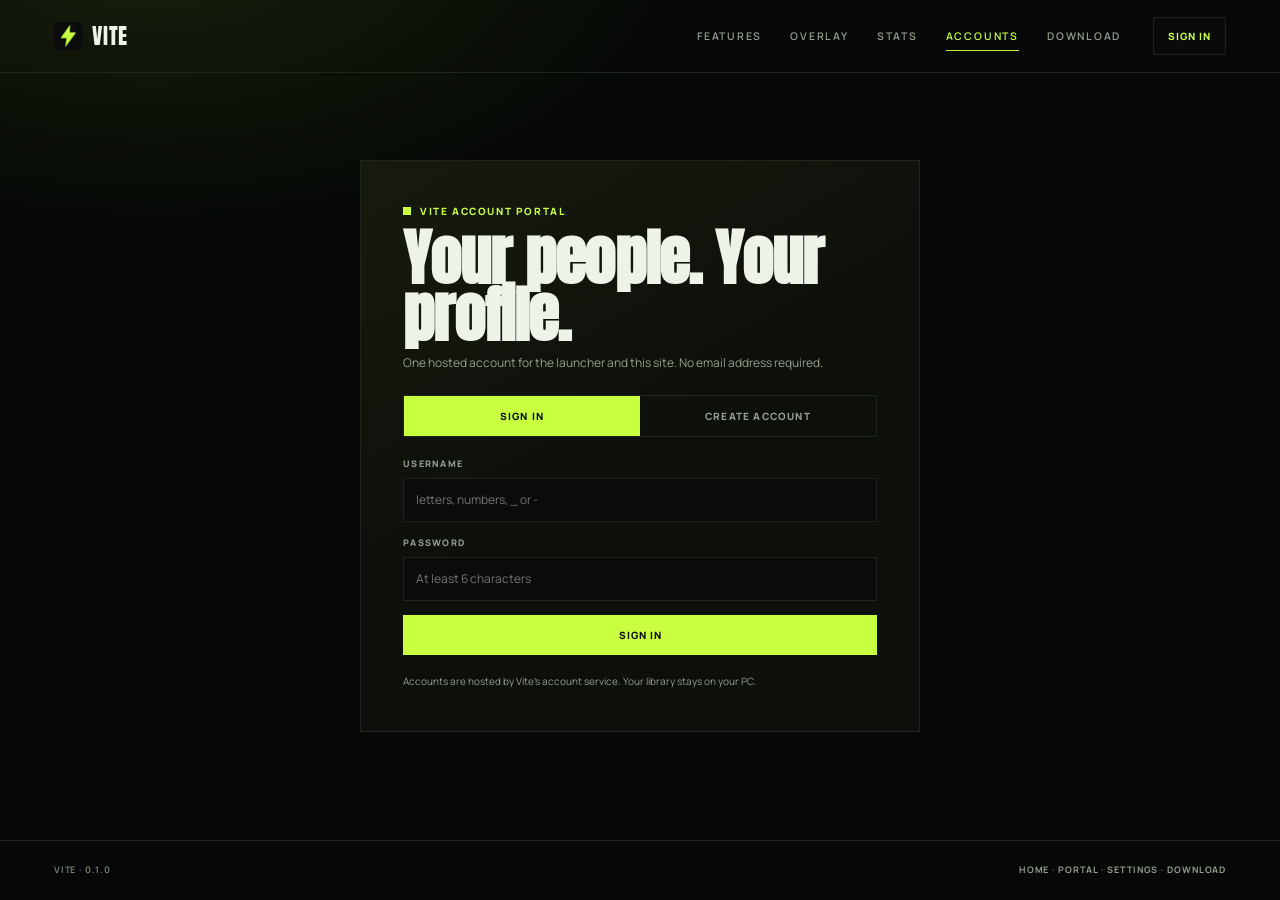
<file: portal.html>
<!doctype html>
<html lang="en">
<head>
  <meta charset="utf-8">
  <meta name="viewport" content="width=device-width, initial-scale=1">
  <meta name="theme-color" content="#0a0b0a">
  <title>Account portal — Vite</title>
  <meta name="description" content="Your Vite account portal: friends, messages, profile, and account settings.">
  <link rel="icon" href="assets/vite-logo.png" type="image/png">
  <link rel="stylesheet" href="styles.css">
  <link rel="stylesheet" href="account-pages.css">
  <link rel="stylesheet" href="account-nav.css">
  <link rel="stylesheet" href="portal.css">
  <link rel="stylesheet" href="cinematic.css">
</head>
<body class="page-account page-portal">
  <header class="nav">
    <div class="nav__inner">
      <a class="brand" href="index.html">
        <img src="assets/vite-logo.png" alt="" width="28" height="28">
        <span>VITE</span>
      </a>
      <nav class="nav__links" aria-label="Primary">
        <a href="index.html#features">Features</a>
        <a href="index.html#overlay">Overlay</a>
        <a href="stats.html">Stats</a>
        <a class="is-active" href="portal.html">Accounts</a>
        <a href="index.html#download">Download</a>
      </nav>
      <div class="account-nav" data-account-nav></div>
    </div>
  </header>

  <main class="portal-page">
    <div class="portal-shell" id="portal-loading">
      <span class="portal-loading__mark"><img src="assets/vite-logo.png" alt="" width="24" height="24"></span>
      <span>Opening your portal…</span>
    </div>

    <div class="portal-auth" id="portal-auth" hidden>
      <div class="portal-auth__card">
        <span class="account-eyebrow">Vite account portal</span>
        <h1>Your people. Your profile.</h1>
        <p class="portal-auth__lede">One hosted account for the launcher and this site. No email address required.</p>
        <div class="portal-auth__tabs" role="tablist" aria-label="Account mode">
          <button type="button" role="tab" data-auth-mode="login" aria-selected="true">Sign in</button>
          <button type="button" role="tab" data-auth-mode="signup" aria-selected="false">Create account</button>
        </div>
        <form class="portal-auth__form" id="portal-auth-form" novalidate>
          <label class="portal-field" id="portal-display-field" hidden>
            <span>Display name</span>
            <input id="portal-display-name" name="display_name" autocomplete="name" maxlength="40" placeholder="How friends see you">
          </label>
          <label class="portal-field">
            <span>Username</span>
            <input id="portal-username" name="username" autocomplete="username" maxlength="32" placeholder="letters, numbers, _ or -" required>
          </label>
          <label class="portal-field">
            <span>Password</span>
            <input id="portal-password" name="password" type="password" autocomplete="current-password" maxlength="128" placeholder="At least 6 characters" required>
          </label>
          <p class="portal-form-error" id="portal-auth-error" role="alert" hidden></p>
          <button class="portal-primary" type="submit" id="portal-auth-submit">Sign in</button>
        </form>
        <p class="portal-auth__foot">Accounts are hosted by Vite's account service. Your library stays on your PC.</p>
      </div>
    </div>

    <div class="portal-app" id="portal-app" hidden>
      <aside class="portal-sidebar">
        <div class="portal-identity" id="portal-identity"></div>

        <nav class="portal-nav" aria-label="Portal">
          <button type="button" data-panel="overview" class="is-active"><span>Overview</span><span aria-hidden="true">/</span></button>
          <button type="button" data-panel="messages"><span>Messages</span><span class="portal-unread" id="portal-unread" hidden>0</span></button>
          <button type="button" data-panel="friends"><span>Friends</span><span class="portal-count" id="portal-friend-count">0</span></button>
          <button type="button" data-panel="profile"><span>Public profile</span><span aria-hidden="true">↗</span></button>
          <button type="button" data-panel="settings"><span>Settings</span><span aria-hidden="true">⚙</span></button>
        </nav>

        <div class="portal-sidebar__foot">
          <a href="index.html">Back to the site</a>
          <button type="button" id="portal-signout">Sign out</button>
        </div>
      </aside>

      <section class="portal-content" aria-live="polite">
        <section class="portal-view" data-panel-view="overview">
          <header class="portal-view__head">
            <div>
              <span class="account-eyebrow">Overview</span>
              <h1>Your Vite.</h1>
            </div>
            <span class="account-badge" id="portal-overview-state">Signed in</span>
          </header>
          <div class="portal-overview" id="portal-overview"></div>
        </section>

        <section class="portal-view" data-panel-view="messages" hidden>
          <header class="portal-view__head">
            <div>
              <span class="account-eyebrow">Messages</span>
              <h1>Friends, in words.</h1>
            </div>
            <span class="portal-muted" id="portal-message-meta"></span>
          </header>
          <div class="portal-messages" id="portal-messages">
            <aside class="portal-threads" id="portal-threads" aria-label="Conversations"></aside>
            <div class="portal-chat" id="portal-chat"></div>
          </div>
        </section>

        <section class="portal-view" data-panel-view="friends" hidden>
          <header class="portal-view__head">
            <div>
              <span class="account-eyebrow">Friends</span>
              <h1>Your circle.</h1>
            </div>
            <span class="portal-muted">Friend codes only — no public browsing</span>
          </header>
          <div class="portal-friends" id="portal-friends"></div>
        </section>

        <section class="portal-view" data-panel-view="profile" hidden>
          <header class="portal-view__head">
            <div>
              <span class="account-eyebrow">Public profile</span>
              <h1>How the site sees you.</h1>
            </div>
            <span class="account-badge" id="portal-profile-badge">Public</span>
          </header>
          <div class="portal-profile" id="portal-profile"></div>
        </section>

        <section class="portal-view" data-panel-view="settings" hidden>
          <header class="portal-view__head">
            <div>
              <span class="account-eyebrow">Settings</span>
              <h1>Account, your way.</h1>
            </div>
            <span class="portal-muted">Changes sync to the site and app</span>
          </header>
          <div class="portal-settings" id="portal-settings"></div>
        </section>
      </section>
    </div>
  </main>

  <footer class="account-footer">
    <span>Vite · 0.1.0</span>
    <span><a href="index.html">Home</a> · <a href="portal.html">Portal</a> · <a href="settings.html">Settings</a> · <a href="index.html#download">Download</a></span>
  </footer>

  <script src="account-api.js" defer></script>
  <script src="account-nav.js" defer></script>
  <script src="portal.js" defer></script>
</body>
</html>
</file>
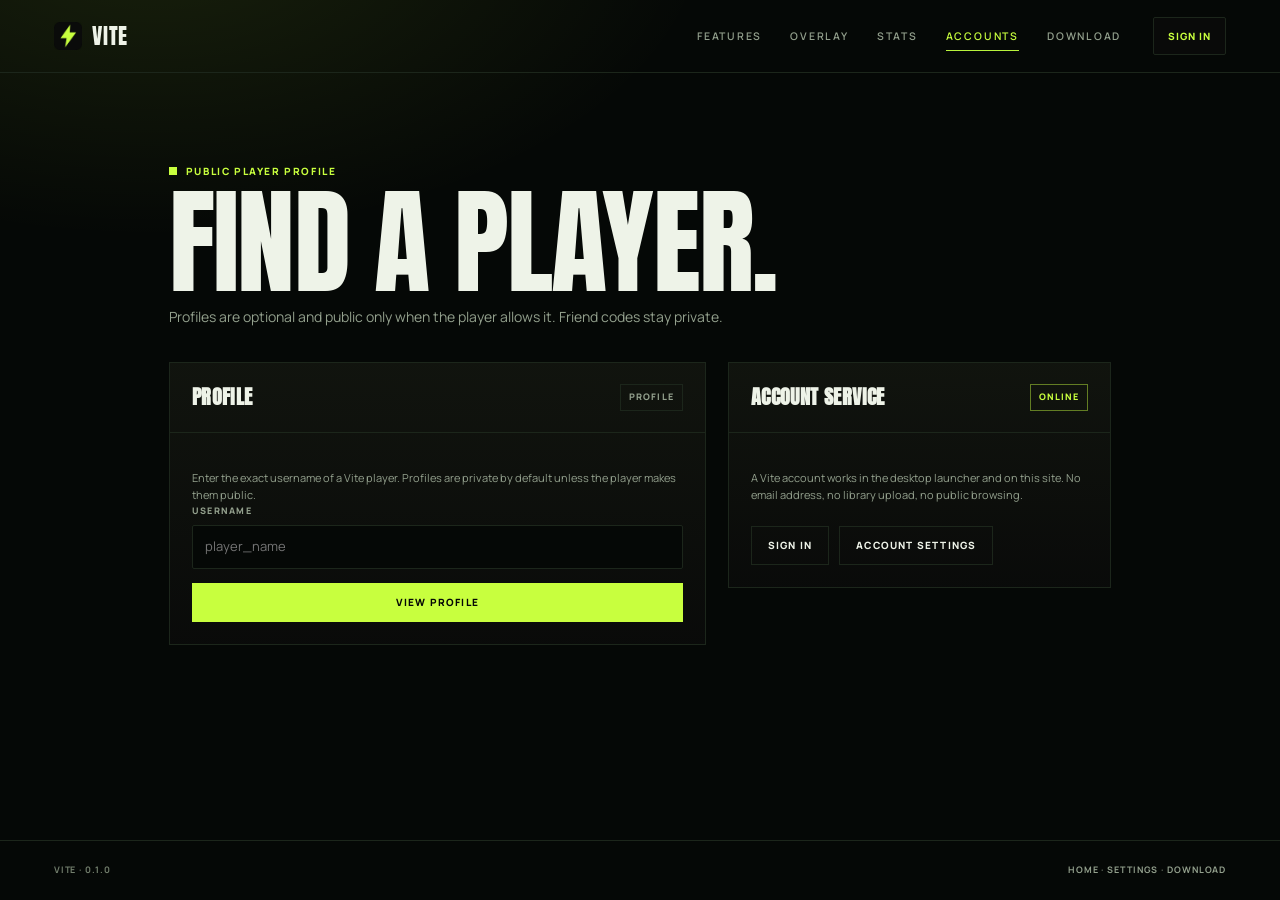
<file: profile.html>
<!doctype html>
<html lang="en">
<head>
  <meta charset="utf-8">
  <meta name="viewport" content="width=device-width, initial-scale=1">
  <meta name="theme-color" content="#0a0b0a">
  <title>Profile — Vite</title>
  <meta name="description" content="A public Vite player profile: display name, bio, friends, and the game they are playing.">
  <link rel="icon" href="assets/vite-logo.png" type="image/png">
  <link rel="stylesheet" href="styles.css">
  <link rel="stylesheet" href="account-pages.css">
  <link rel="stylesheet" href="account-nav.css">
  <link rel="stylesheet" href="cinematic.css">
</head>
<body class="page-account">
  <header class="nav">
    <div class="nav__inner">
      <a class="brand" href="index.html">
        <img src="assets/vite-logo.png" alt="" width="28" height="28">
        <span>VITE</span>
      </a>
      <nav class="nav__links" aria-label="Primary">
        <a href="index.html#features">Features</a>
        <a href="index.html#overlay">Overlay</a>
        <a href="stats.html">Stats</a>
        <a class="is-active" href="index.html#accounts">Accounts</a>
        <a href="index.html#download">Download</a>
      </nav>
      <div class="account-nav" data-account-nav></div>
    </div>
  </header>

  <main class="account-page">
    <div class="account-page__inner">
      <div class="account-head">
        <span class="account-eyebrow">Public player profile</span>
        <h1 class="account-title" id="profile-title">Player profile.</h1>
        <p class="account-lede">Profiles are optional and public only when the player allows it. Friend codes stay private.</p>
      </div>

      <div class="account-grid">
        <article class="account-panel" aria-labelledby="profile-panel-title">
          <header class="account-panel__head">
            <h2 class="account-panel__title" id="profile-panel-title">Profile</h2>
            <span class="account-badge" id="profile-badge">Loading</span>
          </header>
          <div class="account-panel__body" id="profile-body">
            <p class="account-empty" role="status">Loading profile…</p>
          </div>
        </article>

        <aside class="account-panel" aria-labelledby="profile-side-title">
          <header class="account-panel__head">
            <h2 class="account-panel__title" id="profile-side-title">Account service</h2>
            <span class="account-badge is-live">Online</span>
          </header>
          <div class="account-panel__body">
            <p class="account-note">A Vite account works in the desktop launcher and on this site. No email address, no library upload, no public browsing.</p>
            <div class="account-actions">
              <a class="btn-account" href="index.html#accounts">Sign in</a>
              <a class="btn-account" href="settings.html">Account settings</a>
            </div>
          </div>
        </aside>
      </div>
    </div>
  </main>

  <footer class="account-footer">
    <span>Vite · 0.1.0</span>
    <span><a href="index.html">Home</a> · <a href="settings.html">Settings</a> · <a href="index.html#download">Download</a></span>
  </footer>

  <script src="account-api.js" defer></script>
  <script src="account-nav.js" defer></script>
  <script src="profile.js" defer></script>
</body>
</html>
</file>
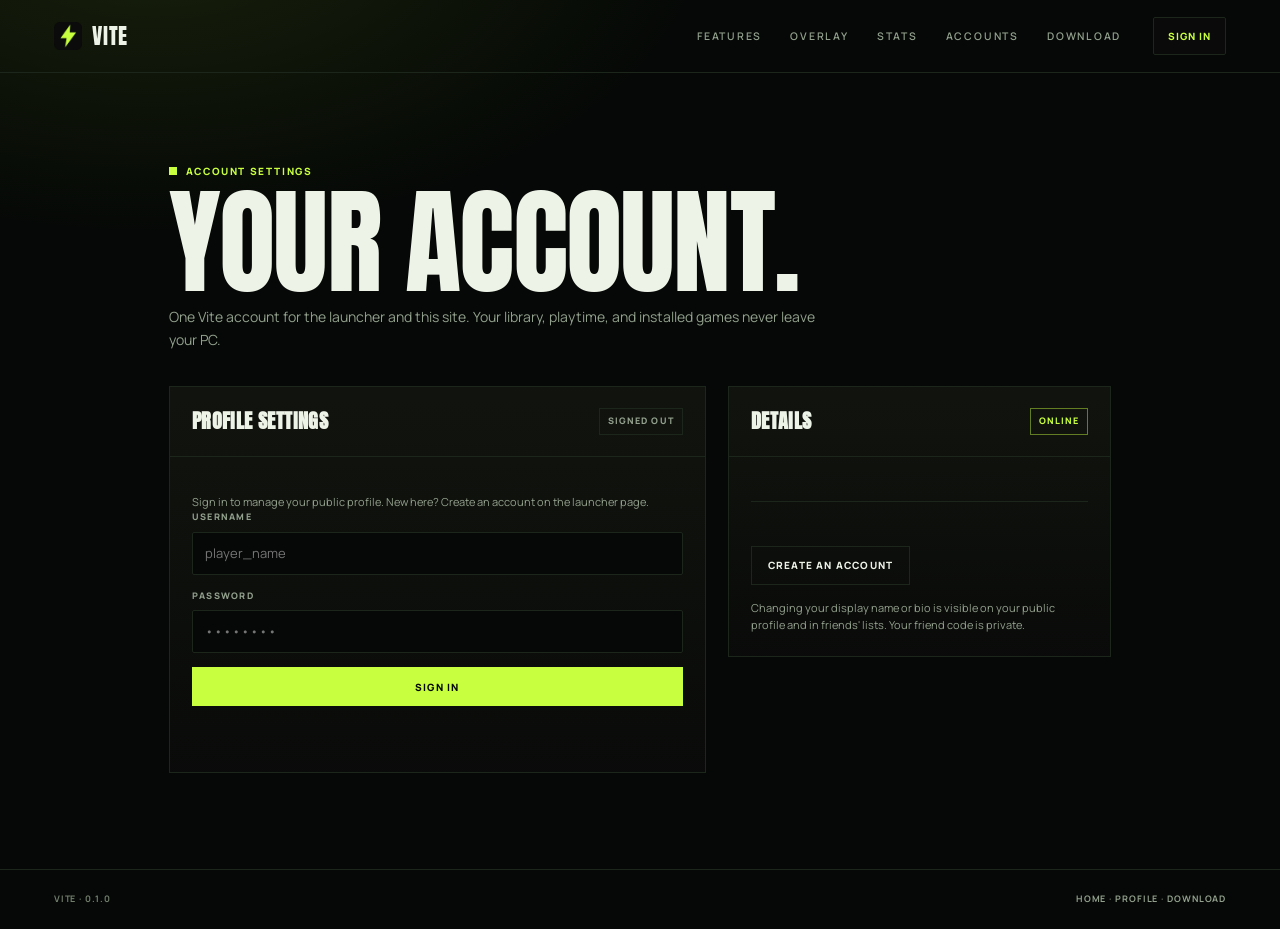
<file: settings.html>
<!doctype html>
<html lang="en">
<head>
  <meta charset="utf-8">
  <meta name="viewport" content="width=device-width, initial-scale=1">
  <meta name="theme-color" content="#0a0b0a">
  <title>Account settings — Vite</title>
  <meta name="description" content="Manage your Vite display name, bio, profile visibility, and sign-in session.">
  <link rel="icon" href="assets/vite-logo.png" type="image/png">
  <link rel="stylesheet" href="styles.css">
  <link rel="stylesheet" href="account-pages.css">
  <link rel="stylesheet" href="account-nav.css">
  <link rel="stylesheet" href="cinematic.css">
</head>
<body class="page-account">
  <header class="nav">
    <div class="nav__inner">
      <a class="brand" href="index.html">
        <img src="assets/vite-logo.png" alt="" width="28" height="28">
        <span>VITE</span>
      </a>
      <nav class="nav__links" aria-label="Primary">
        <a href="index.html#features">Features</a>
        <a href="index.html#overlay">Overlay</a>
        <a href="stats.html">Stats</a>
        <a href="index.html#accounts">Accounts</a>
        <a href="index.html#download">Download</a>
      </nav>
      <div class="account-nav" data-account-nav></div>
    </div>
  </header>

  <main class="account-page">
    <div class="account-page__inner">
      <div class="account-head">
        <span class="account-eyebrow">Account settings</span>
        <h1 class="account-title">Your account.</h1>
        <p class="account-lede">One Vite account for the launcher and this site. Your library, playtime, and installed games never leave your PC.</p>
      </div>

      <div class="account-grid">
        <article class="account-panel" aria-labelledby="settings-panel-title">
          <header class="account-panel__head">
            <h2 class="account-panel__title" id="settings-panel-title">Profile settings</h2>
            <span class="account-badge" id="settings-badge">Loading</span>
          </header>
          <div class="account-panel__body" id="settings-body">
            <p class="account-empty" role="status">Loading account…</p>
          </div>
        </article>

        <aside class="account-panel" aria-labelledby="settings-side-title">
          <header class="account-panel__head">
            <h2 class="account-panel__title" id="settings-side-title">Details</h2>
            <span class="account-badge is-live">Online</span>
          </header>
          <div class="account-panel__body">
            <div class="account-meta" id="settings-meta"></div>
            <div class="account-actions" id="settings-links"></div>
            <p class="account-note">Changing your display name or bio is visible on your public profile and in friends' lists. Your friend code is private.</p>
          </div>
        </aside>
      </div>
    </div>
  </main>

  <footer class="account-footer">
    <span>Vite · 0.1.0</span>
    <span><a href="index.html">Home</a> · <a href="profile.html">Profile</a> · <a href="index.html#download">Download</a></span>
  </footer>

  <script src="account-api.js" defer></script>
  <script src="account-nav.js" defer></script>
  <script src="settings.js" defer></script>
</body>
</html>
</file>
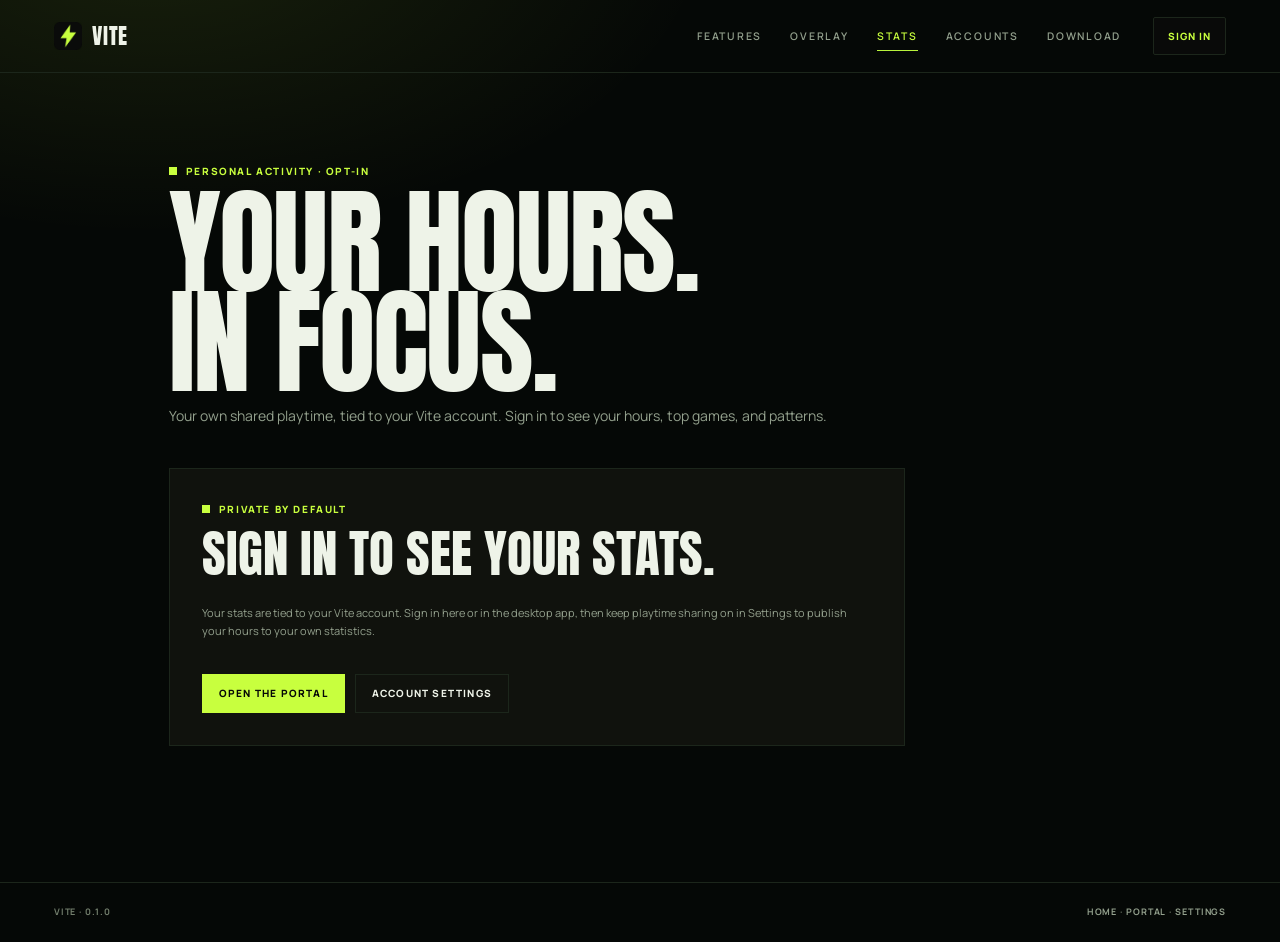
<file: stats.html>
<!doctype html>
<html lang="en">
<head>
  <meta charset="utf-8">
  <meta name="viewport" content="width=device-width, initial-scale=1">
  <meta name="theme-color" content="#050806">
  <title>Your stats — Vite</title>
  <meta name="description" content="Your own Vite playtime in focus: the games you actually play, hours tracked, and patterns from your shared activity.">
  <link rel="icon" href="assets/vite-logo.png" type="image/png">
  <link rel="stylesheet" href="styles.css">
  <link rel="stylesheet" href="account-pages.css">
  <link rel="stylesheet" href="account-nav.css">
  <link rel="stylesheet" href="stats.css">
  <link rel="stylesheet" href="cinematic.css">
</head>
<body class="page-account page-stats">
  <header class="nav">
    <div class="nav__inner">
      <a class="brand" href="index.html">
        <img src="assets/vite-logo.png" alt="" width="28" height="28">
        <span>VITE</span>
      </a>
      <nav class="nav__links" aria-label="Primary">
        <a href="index.html#features">Features</a>
        <a href="index.html#overlay">Overlay</a>
        <a class="is-active" href="stats.html">Stats</a>
        <a href="index.html#accounts">Accounts</a>
        <a href="index.html#download">Download</a>
      </nav>
      <div class="account-nav" data-account-nav></div>
    </div>
  </header>

  <main class="account-page stats-page">
    <div class="account-page__inner">
      <div class="account-head stats-head">
        <span class="account-eyebrow">Personal activity · opt-in</span>
        <h1 class="account-title">Your hours.<br>In focus.</h1>
        <p class="account-lede" id="stats-lede">Your own shared playtime, drawn from the desktop app. Nobody else's library, sessions, or activity is mixed in.</p>
      </div>

      <section class="stats-signin" id="stats-signed-out" hidden aria-labelledby="stats-signin-title">
        <span class="account-eyebrow">Private by default</span>
        <h2 class="stats-signin__title" id="stats-signin-title">Sign in to see your stats.</h2>
        <p class="account-note">Your stats are tied to your Vite account. Sign in here or in the desktop app, then keep playtime sharing on in Settings to publish your hours to your own statistics.</p>
        <div class="account-actions">
          <a class="btn-account btn-account--lime" href="portal.html">Open the portal</a>
          <a class="btn-account" href="settings.html">Account settings</a>
        </div>
      </section>

      <div id="stats-dashboard" hidden>
        <section class="stats-kpis" aria-label="Your totals">
          <div class="stats-kpi">
            <span class="stats-kpi__label">Hours tracked</span>
            <strong class="stats-kpi__value" id="stat-hours">—</strong>
            <span class="stats-kpi__hint">shared from the launcher</span>
          </div>
          <div class="stats-kpi">
            <span class="stats-kpi__label">Games tracked</span>
            <strong class="stats-kpi__value" id="stat-games">—</strong>
            <span class="stats-kpi__hint">titles with playtime</span>
          </div>
          <div class="stats-kpi">
            <span class="stats-kpi__label">Top game</span>
            <strong class="stats-kpi__value stats-kpi__value--text" id="stat-top">—</strong>
            <span class="stats-kpi__hint" id="stat-top-share">your heaviest rotation</span>
          </div>
          <div class="stats-kpi">
            <span class="stats-kpi__label">Last activity</span>
            <strong class="stats-kpi__value stats-kpi__value--text" id="stat-last">—</strong>
            <span class="stats-kpi__hint" id="stat-last-hint">most recent shared game</span>
          </div>
        </section>

        <div class="stats-grid">
          <article class="account-panel stats-chart-panel" aria-labelledby="stats-chart-title">
            <header class="account-panel__head">
              <h2 class="account-panel__title" id="stats-chart-title">Your games</h2>
              <span class="account-badge">By shared hours</span>
            </header>
            <div class="account-panel__body">
              <div class="stats-bars" id="stats-bars" role="list">
                <p class="account-empty" role="status">Loading your stats…</p>
              </div>
              <p class="stats-note" id="stats-note">Hours come from the last sync in the desktop app. Only aggregate game names, sources, and hours are stored; library paths and session files stay on your PC.</p>
            </div>
          </article>

          <aside class="account-panel stats-insights-panel" aria-labelledby="stats-insights-title">
            <header class="account-panel__head">
              <h2 class="account-panel__title" id="stats-insights-title">Insights</h2>
              <span class="account-badge is-live">Your pattern</span>
            </header>
            <div class="account-panel__body">
              <div class="stats-share-ring" id="stats-share-ring" aria-hidden="true">
                <div class="stats-share-ring__inner">
                  <strong id="stats-share-value">—</strong>
                  <span>top game</span>
                </div>
              </div>
              <ul class="stats-insights" id="stats-insights">
                <li class="account-empty" role="status">Reading your playtime…</li>
              </ul>
            </div>
          </aside>
        </div>

        <section class="stats-cta">
          <div>
            <span class="account-eyebrow">Keep it current</span>
            <h2 class="stats-cta__title">Sync today, see today.</h2>
            <p class="account-note">Open Vite with playtime sharing on and the launcher syncs every ten minutes. You can change visibility at any time in Settings.</p>
          </div>
          <div class="account-actions">
            <a class="btn-account" href="settings.html">Sharing settings</a>
            <a class="btn-account btn-account--lime" href="profile.html">Public profile</a>
          </div>
        </section>
      </div>
    </div>
  </main>

  <footer class="account-footer">
    <span>Vite · 0.1.0</span>
    <span><a href="index.html">Home</a> · <a href="portal.html">Portal</a> · <a href="settings.html">Settings</a></span>
  </footer>

  <script src="account-api.js" defer></script>
  <script src="account-nav.js" defer></script>
  <script src="stats.js" defer></script>
</body>
</html>
</file>
<file: styles.css>
/* ==========================================================================
   VITE — marketing site
   1. Tokens
   2. Reset & base
   3. Type & utilities
   4. Buttons, rail, notes, frames
   5. Nav & mobile menu
   6. Hero
   7. Ticker
   8. Features
   9. Overlay
   10. Discord + Boost
   11. Stats
   12. Gallery (light inversion)
   13. Download
   14. Footer
   15. Motion & responsiveness
   ========================================================================== */

/* ── 1. Tokens ─────────────────────────────────────────────────────────── */
:root {
  --ink: #0a0b0a;
  --ink-2: #0e100d;
  --ink-3: #12150f;
  --paper: #f2f4ec;
  --lime: #c7ff3e;
  --muted: #9aa393;
  --muted-2: #828c7b;
  --line: #2a2d26;
  --line-soft: #1c1f19;

  --font-display: "Anton", Impact, "Haettenschweiler", "Arial Narrow Bold", sans-serif;
  --font-body: "Manrope", "Segoe UI", system-ui, -apple-system, sans-serif;
  --font-mono: ui-monospace, "Cascadia Mono", "SFMono-Regular", Consolas, monospace;

  --wrap: 1440px;
  --pad: clamp(18px, 4.2vw, 60px);
  --gap: clamp(24px, 4vw, 64px);
  --section-y: clamp(64px, 8vw, 120px);
  --radius: 2px;
  --ease: cubic-bezier(0.2, 0.7, 0.2, 1);
}

/* Vendored variable + display fonts (latin subset), with local fallbacks. */
@font-face {
  font-family: "Anton";
  src: url("assets/fonts/anton-latin.woff2") format("woff2");
  font-weight: 400;
  font-style: normal;
  font-display: swap;
}
@font-face {
  font-family: "Manrope";
  src: url("assets/fonts/manrope-latin.woff2") format("woff2");
  font-weight: 200 800;
  font-style: normal;
  font-display: swap;
}

/* ── 2. Reset & base ───────────────────────────────────────────────────── */
*,
*::before,
*::after { box-sizing: border-box; }

html {
  -webkit-text-size-adjust: 100%;
  scroll-behavior: smooth;
  scroll-padding-top: 84px;
}

body {
  position: relative;
  margin: 0;
  background-color: var(--ink);
  color: var(--paper);
  font-family: var(--font-body);
  font-size: 15px;
  font-weight: 400;
  line-height: 1.62;
  -webkit-font-smoothing: antialiased;
  -moz-osx-font-smoothing: grayscale;
  overflow-x: hidden;
}

body::selection,
::selection { background: var(--lime); color: var(--ink); }

[hidden] { display: none !important; }

img { display: block; max-width: 100%; height: auto; }

a { color: inherit; }

h1, h2, h3, p, dl, dd, figure { margin: 0; }

ul, ol { margin: 0; padding: 0; list-style: none; }

:focus-visible {
  outline: 2px solid var(--lime);
  outline-offset: 3px;
}

hr { border: 0; }

::-webkit-scrollbar { width: 10px; height: 10px; }
::-webkit-scrollbar-track { background: var(--ink); }
::-webkit-scrollbar-thumb { background: var(--line); border: 2px solid var(--ink); }
::-webkit-scrollbar-thumb:hover { background: #3c4138; }

/* Paper grain over the whole page. */
.grain {
  position: absolute;
  inset: 0;
  z-index: 100;
  pointer-events: none;
  opacity: 0.05;
  background-image: url("data:image/svg+xml,%3Csvg xmlns='http://www.w3.org/2000/svg' width='180' height='180'%3E%3Cfilter id='n'%3E%3CfeTurbulence type='fractalNoise' baseFrequency='0.9' numOctaves='3' stitchTiles='stitch'/%3E%3C/filter%3E%3Crect width='180' height='180' filter='url(%23n)'/%3E%3C/svg%3E");
  background-size: 180px 180px;
}

.wrap {
  width: 100%;
  max-width: var(--wrap);
  margin-inline: auto;
  padding-inline: var(--pad);
}

.sprite { position: absolute; width: 0; height: 0; overflow: hidden; }

.icon {
  display: block;
  flex: none;
  fill: none;
  stroke: currentColor;
  stroke-width: 1.6;
  stroke-linecap: round;
  stroke-linejoin: round;
}

.sr-only {
  position: absolute;
  width: 1px;
  height: 1px;
  margin: -1px;
  padding: 0;
  overflow: hidden;
  clip: rect(0 0 0 0);
  clip-path: inset(50%);
  white-space: nowrap;
  border: 0;
}

.skip-link {
  position: fixed;
  left: 16px;
  top: -80px;
  z-index: 200;
  padding: 12px 18px;
  background: var(--lime);
  color: var(--ink);
  font-size: 12px;
  font-weight: 700;
  letter-spacing: 0.12em;
  text-transform: uppercase;
  text-decoration: none;
  transition: top 0.2s var(--ease);
}
.skip-link:focus { top: 12px; }

/* ── 3. Type & utilities ──────────────────────────────────────────────── */
.display {
  font-family: var(--font-display);
  font-weight: 400;
  text-transform: uppercase;
  line-height: 0.84;
  letter-spacing: -0.012em;
  text-wrap: balance;
}

.h2 {
  font-size: clamp(2.5rem, 6.6vw, 6.4rem);
  letter-spacing: -0.01em;
}

.h2--xl {
  font-size: clamp(2.8rem, 8.6vw, 8.8rem);
}

.lime { color: var(--lime); }

.eyebrow {
  display: inline-flex;
  align-items: center;
  gap: 10px;
  font-size: 10px;
  font-weight: 600;
  letter-spacing: 0.22em;
  text-transform: uppercase;
  color: var(--muted);
}

.eyebrow__dot {
  width: 6px;
  height: 6px;
  flex: none;
  background: var(--lime);
  box-shadow: 0 0 0 3px rgba(199, 255, 62, 0.14);
}

.section {
  position: relative;
  padding-block: var(--section-y);
  border-top: 1px solid var(--line);
}

.section__head {
  display: grid;
  grid-template-columns: minmax(0, 1.5fr) minmax(0, 1fr);
  gap: clamp(24px, 4vw, 72px);
  align-items: end;
  margin-bottom: clamp(40px, 5vw, 76px);
}

.section__lede {
  max-width: 52ch;
  color: var(--muted);
  font-size: clamp(14.5px, 1.15vw, 17px);
  line-height: 1.65;
  text-wrap: pretty;
}

/* Stacked headline + lede (single-column sections) needs its own rhythm. */
.stats__copy > .section__lede { margin-top: clamp(18px, 2vw, 26px); }

.rail {
  display: flex;
  flex-wrap: wrap;
  align-items: center;
  justify-content: space-between;
  gap: 10px 24px;
  margin-bottom: clamp(30px, 4.6vw, 64px);
  padding-top: 12px;
  border-top: 1px solid var(--line);
  font-size: 9.5px;
  font-weight: 600;
  letter-spacing: 0.22em;
  text-transform: uppercase;
  color: var(--muted);
}

.rail__id {
  display: inline-flex;
  align-items: center;
  gap: 10px;
  color: var(--paper);
}

.rail__mark {
  display: inline-block;
  width: 7px;
  height: 7px;
  flex: none;
  background: var(--lime);
}

.rail__note {
  margin-left: auto;
  text-align: right;
  color: var(--muted);
}

/* ── 4. Buttons, notes, frames ───────────────────────────────────────── */
.btn {
  display: inline-flex;
  align-items: center;
  justify-content: center;
  gap: 12px;
  padding: 15px 22px;
  border: 1px solid transparent;
  border-radius: var(--radius);
  font-family: var(--font-body);
  font-size: 11.5px;
  font-weight: 700;
  letter-spacing: 0.15em;
  line-height: 1;
  text-transform: uppercase;
  text-decoration: none;
  white-space: nowrap;
  cursor: pointer;
  transition:
    background-color 0.25s var(--ease),
    border-color 0.25s var(--ease),
    color 0.25s var(--ease),
    box-shadow 0.25s var(--ease);
}

.btn .icon { transition: transform 0.25s var(--ease); }

.btn--lime {
  background: var(--lime);
  border-color: var(--lime);
  color: var(--ink);
}
.btn--lime:hover {
  background: var(--paper);
  border-color: var(--paper);
  box-shadow: 0 0 0 1px rgba(242, 244, 236, 0.15), 0 18px 40px -24px rgba(199, 255, 62, 0.55);
}
.btn--lime:hover .icon { transform: translateY(2px); }

.btn--ghost {
  background: transparent;
  border-color: var(--line);
  color: var(--paper);
}
.btn--ghost:hover { border-color: var(--paper); }
.btn--ghost:hover .icon { transform: translateX(3px); }

.btn--sm { padding: 11px 15px; font-size: 10px; letter-spacing: 0.17em; }

.btn--block {
  display: flex;
  width: 100%;
  justify-content: space-between;
}

.note {
  max-width: 62ch;
  margin-top: clamp(20px, 2.4vw, 28px);
  padding: 16px 18px;
  border: 1px solid var(--line);
  border-left: 2px solid var(--lime);
  background: rgba(199, 255, 62, 0.035);
  color: var(--muted);
  font-size: 12.5px;
  line-height: 1.62;
}

.note__label {
  display: block;
  margin-bottom: 7px;
  color: var(--lime);
  font-size: 9px;
  font-weight: 700;
  letter-spacing: 0.22em;
  text-transform: uppercase;
}

.note--compact {
  margin-top: 18px;
  padding: 13px 14px;
  font-size: 11.5px;
}

/* ── 5. Nav ──────────────────────────────────────────────────────────── */
.nav {
  position: sticky;
  top: 0;
  z-index: 60;
  background: rgba(10, 11, 10, 0.74);
  border-bottom: 1px solid var(--line);
  backdrop-filter: blur(18px) saturate(120%);
  -webkit-backdrop-filter: blur(18px) saturate(120%);
  transition: background-color 0.3s var(--ease), box-shadow 0.3s var(--ease);
}
.nav.is-scrolled {
  background: rgba(10, 11, 10, 0.94);
  box-shadow: 0 24px 50px -40px #000;
}

.nav__inner {
  display: flex;
  align-items: center;
  gap: clamp(16px, 3vw, 48px);
  width: 100%;
  max-width: var(--wrap);
  min-height: 70px;
  margin-inline: auto;
  padding-inline: var(--pad);
}

.brand {
  display: inline-flex;
  align-items: center;
  gap: 11px;
  flex: none;
  color: var(--paper);
  text-decoration: none;
}
.brand__mark { width: 32px; height: 32px; }
.brand__word {
  font-family: var(--font-display);
  font-size: 1.15rem;
  letter-spacing: 0.14em;
  line-height: 1;
}
.brand__ver {
  padding: 3px 5px;
  border: 1px solid var(--line);
  color: var(--muted-2);
  font-family: var(--font-mono);
  font-size: 9px;
  letter-spacing: 0.06em;
}

.nav__links {
  display: flex;
  align-items: center;
  gap: clamp(18px, 2.4vw, 36px);
  margin-left: auto;
}
.nav__links a {
  position: relative;
  padding: 6px 0;
  color: var(--muted);
  font-size: 10.5px;
  font-weight: 600;
  letter-spacing: 0.17em;
  text-transform: uppercase;
  text-decoration: none;
  transition: color 0.2s var(--ease);
}
.nav__links a::after {
  content: "";
  position: absolute;
  left: 0;
  right: 100%;
  bottom: 0;
  height: 1px;
  background: var(--lime);
  transition: right 0.25s var(--ease);
}
.nav__links a:hover,
.nav__links a.is-active { color: var(--paper); }
.nav__links a:hover::after,
.nav__links a.is-active::after { right: 0; }

.nav__actions {
  display: flex;
  align-items: center;
  gap: 10px;
}

.nav__toggle {
  display: none;
  align-items: center;
  justify-content: center;
  width: 40px;
  height: 40px;
  padding: 0;
  border: 1px solid var(--line);
  border-radius: var(--radius);
  background: transparent;
  color: var(--paper);
  cursor: pointer;
}
.nav__toggle-box { position: relative; display: block; width: 16px; height: 10px; }
.nav__toggle-box i {
  position: absolute;
  left: 0;
  width: 16px;
  height: 1.5px;
  background: var(--paper);
  transition: top 0.25s var(--ease), transform 0.25s var(--ease);
}
.nav__toggle-box i:first-child { top: 0; }
.nav__toggle-box i:last-child { top: 8px; }
.nav.is-open .nav__toggle-box i:first-child { top: 4px; transform: rotate(45deg); }
.nav.is-open .nav__toggle-box i:last-child { top: 4px; transform: rotate(-45deg); }

.mobile-menu {
  display: block;
  position: absolute;
  top: 100%;
  left: 0;
  right: 0;
  z-index: 59;
  padding: 8px var(--pad) 28px;
  background: var(--ink);
  border-bottom: 1px solid var(--line);
  box-shadow: 0 40px 60px -30px #000;
}
.mobile-menu__nav { display: flex; flex-direction: column; margin-bottom: 24px; }
.mobile-menu__nav a {
  display: flex;
  align-items: baseline;
  justify-content: space-between;
  padding: 12px 0;
  border-bottom: 1px solid var(--line-soft);
  color: var(--paper);
  font-family: var(--font-display);
  font-size: clamp(1.6rem, 6vw, 2.1rem);
  letter-spacing: 0.01em;
  text-transform: uppercase;
  text-decoration: none;
}
.mobile-menu__nav a::after {
  content: "↘";
  font-family: var(--font-body);
  font-size: 0.6em;
  color: var(--muted-2);
}
.mobile-menu__meta {
  margin-top: 16px;
  color: var(--muted-2);
  font-family: var(--font-mono);
  font-size: 9px;
  letter-spacing: 0.1em;
  text-transform: uppercase;
}

/* ── 6. Hero ─────────────────────────────────────────────────────────── */
.hero {
  position: relative;
  isolation: isolate;
  padding-top: clamp(24px, 3.4vw, 44px);
  padding-bottom: clamp(48px, 6vw, 92px);
  overflow: hidden;
}
.hero::before {
  content: "";
  position: absolute;
  inset: 0;
  z-index: -1;
  pointer-events: none;
  background:
    radial-gradient(58% 48% at 84% -8%, rgba(199, 255, 62, 0.08), transparent 68%),
    radial-gradient(46% 40% at 2% 4%, rgba(242, 244, 236, 0.05), transparent 70%);
}

.hero__rail {
  margin-bottom: clamp(26px, 3vw, 44px);
  padding-top: 0;
  border-top: 0;
}

.hero__head { padding-top: clamp(12px, 2.2vw, 28px); }

.hero__title {
  margin-top: clamp(12px, 1.6vw, 20px);
  font-size: clamp(3.5rem, 15vw, 13.6rem);
  line-height: 0.82;
  letter-spacing: -0.018em;
}
.hero__title-line { display: inline-block; }
.hero__period { color: var(--lime); }

.hero__foot {
  display: grid;
  grid-template-columns: minmax(0, 1fr) minmax(280px, 380px);
  align-items: end;
  gap: var(--gap);
  margin-top: clamp(26px, 3.6vw, 48px);
}

.hero__sub {
  max-width: 44ch;
  margin-bottom: clamp(22px, 2.6vw, 30px);
  color: var(--paper);
  font-size: clamp(15px, 1.3vw, 18.5px);
  line-height: 1.55;
  text-wrap: pretty;
}

.hero__actions {
  display: flex;
  flex-wrap: wrap;
  gap: 10px;
}

.specs {
  display: grid;
  grid-template-columns: 1fr 1fr;
  gap: 1px;
  align-self: end;
  background: var(--line);
  border: 1px solid var(--line);
}
.spec { background: var(--ink-2); padding: 13px 16px; }
.spec__k {
  display: block;
  margin-bottom: 3px;
  color: var(--muted-2);
  font-size: 9px;
  letter-spacing: 0.2em;
  text-transform: uppercase;
}
.spec__v {
  font-family: var(--font-display);
  font-size: clamp(0.95rem, 1.1vw, 1.12rem);
  letter-spacing: 0.02em;
  text-transform: uppercase;
  white-space: nowrap;
}

.shot {
  position: relative;
  margin-top: clamp(44px, 6vw, 84px);
  background: var(--ink-2);
  border: 1px solid var(--line);
}
.shot::before,
.shot::after {
  content: "";
  position: absolute;
  z-index: 3;
  width: 34px;
  height: 34px;
  border-color: var(--lime);
  border-style: solid;
  pointer-events: none;
}
.shot::before { top: -1px; left: -1px; border-width: 2px 0 0 2px; }
.shot::after { bottom: -1px; right: -1px; border-width: 0 2px 2px 0; }

.shot__tag {
  position: absolute;
  top: -13px;
  right: 22px;
  z-index: 4;
  padding: 7px 11px;
  background: var(--lime);
  color: var(--ink);
  font-size: 9px;
  font-weight: 700;
  letter-spacing: 0.18em;
  text-transform: uppercase;
}

.shot__bar {
  display: flex;
  align-items: center;
  gap: 14px;
  min-height: 44px;
  padding: 0 16px;
  border-bottom: 1px solid var(--line);
  color: var(--muted);
  font-size: 9px;
  font-weight: 600;
  letter-spacing: 0.18em;
  text-transform: uppercase;
}
.shot__dots { display: flex; gap: 5px; }
.shot__dots i { width: 7px; height: 7px; background: var(--line); }
.shot__dots i:first-child { background: var(--lime); }
.shot__name { color: var(--paper); }
.shot__meta { margin-left: auto; color: var(--muted-2); }
.shot__img { background: #000; }
.shot__img img { width: 100%; height: auto; }

/* ── 7. Ticker ───────────────────────────────────────────────────────── */
.ticker {
  overflow: hidden;
  background: var(--lime);
  border-block: 1px solid var(--ink);
  color: var(--ink);
}
.ticker__track {
  display: flex;
  width: max-content;
  animation: marquee 38s linear infinite;
  will-change: transform;
}
.ticker:hover .ticker__track { animation-play-state: paused; }
.ticker__group { display: flex; flex: none; }
.ticker__item {
  display: inline-flex;
  align-items: center;
  gap: 22px;
  padding: 12px 22px 12px 0;
  font-family: var(--font-display);
  font-size: 15px;
  letter-spacing: 0.12em;
  line-height: 1;
  text-transform: uppercase;
}
.ticker__sep {
  display: block;
  width: 6px;
  height: 6px;
  flex: none;
  background: var(--ink);
  opacity: 0.5;
  transform: rotate(45deg);
}
@keyframes marquee {
  from { transform: translateX(0); }
  to { transform: translateX(-50%); }
}

/* ── 8. Features ─────────────────────────────────────────────────────── */
.feature-grid {
  display: grid;
  grid-template-columns: repeat(4, minmax(0, 1fr));
  gap: 1px;
  background: var(--line);
  border: 1px solid var(--line);
}

.card {
  display: flex;
  flex-direction: column;
  min-height: 280px;
  padding: clamp(20px, 2vw, 28px);
  background: var(--ink);
  transition: background-color 0.3s var(--ease);
}
.card:hover { background: var(--ink-3); }

.card__top {
  display: flex;
  align-items: flex-start;
  justify-content: space-between;
  gap: 12px;
  margin-bottom: clamp(26px, 3vw, 42px);
}
.card__num {
  color: var(--muted-2);
  font-family: var(--font-mono);
  font-size: 10px;
  letter-spacing: 0.12em;
}
.card__icon { color: var(--lime); opacity: 0.92; }

.card__title {
  max-width: 15ch;
  margin-bottom: 10px;
  font-family: var(--font-display);
  font-size: clamp(1.1rem, 1.5vw, 1.42rem);
  font-weight: 400;
  letter-spacing: 0.005em;
  line-height: 1.02;
  text-transform: uppercase;
  text-wrap: balance;
}

.card__copy {
  margin-bottom: 24px;
  color: var(--muted);
  font-size: 13px;
  line-height: 1.62;
  text-wrap: pretty;
}
.card__copy strong { color: var(--paper); font-weight: 600; }
.card__copy em { color: var(--paper); font-style: normal; }
.card__copy kbd {
  display: inline-block;
  padding: 1px 5px;
  border: 1px solid var(--line);
  border-radius: 2px;
  background: var(--ink-3);
  color: var(--paper);
  font-family: var(--font-mono);
  font-size: 10px;
  line-height: 1.5;
}
.card__copy code {
  color: var(--paper);
  font-family: var(--font-mono);
  font-size: 11.5px;
}

.card__tag {
  display: flex;
  align-items: center;
  gap: 8px;
  margin-top: auto;
  color: var(--muted-2);
  font-size: 9px;
  font-weight: 600;
  letter-spacing: 0.2em;
  text-transform: uppercase;
}
.card__tag::before {
  content: "";
  width: 5px;
  height: 5px;
  flex: none;
  background: var(--lime);
  opacity: 0.8;
}

.features__foot {
  max-width: 68ch;
  margin-top: 24px;
  color: var(--muted-2);
  font-size: 11.5px;
  line-height: 1.6;
}

/* ── 9. Overlay ──────────────────────────────────────────────────────── */
.overlay {
  background: linear-gradient(180deg, #0c0e0b 0%, var(--ink) 62%);
}
.overlay__head {
  display: grid;
  grid-template-columns: minmax(0, 1.15fr) minmax(0, 0.85fr);
  gap: clamp(24px, 5vw, 72px);
  align-items: end;
  margin-bottom: clamp(28px, 3.8vw, 50px);
}
.overlay__head .section__lede { max-width: 54ch; margin-bottom: 4px; }

.overlay__bottom {
  display: grid;
  grid-template-columns: minmax(0, 1.55fr) minmax(0, 0.85fr);
  gap: clamp(20px, 2.4vw, 32px);
  align-items: stretch;
}
.overlay__bottom .detail-list { margin-top: 0; }
.overlay__bottom .note { max-width: none; margin-top: 0; }

.detail-list {
  display: grid;
  grid-template-columns: 1fr 1fr;
  gap: 1px;
  margin-top: clamp(28px, 3.2vw, 42px);
  background: var(--line);
  border: 1px solid var(--line);
}
.detail {
  display: flex;
  gap: 12px;
  padding: 18px;
  background: var(--ink);
}
.detail > .icon { margin-top: 2px; color: var(--lime); }
.detail > div { display: flex; flex-direction: column; gap: 5px; }
.detail__k {
  font-family: var(--font-display);
  font-size: 15px;
  letter-spacing: 0.015em;
  text-transform: uppercase;
}
.detail__v {
  color: var(--muted);
  font-size: 12px;
  line-height: 1.55;
}

.overlay__figure { position: relative; margin: 0 0 clamp(26px, 3.4vw, 46px); }
.overlay__frame {
  position: relative;
  max-width: none;
  margin-inline: 0;
  padding: clamp(8px, 1.1vw, 14px);
  border: 1px solid var(--line);
  background: var(--ink-2);
  box-shadow: 0 50px 100px -70px #000;
}
.overlay__frame::before,
.overlay__frame::after {
  content: "";
  position: absolute;
  width: 28px;
  height: 28px;
  border-color: var(--lime);
  border-style: solid;
}
.overlay__frame::before { top: -1px; left: -1px; border-width: 2px 0 0 2px; }
.overlay__frame::after { bottom: -1px; right: -1px; border-width: 0 2px 2px 0; }
.overlay__frame img { width: 100%; border: 1px solid var(--line-soft); }

.overlay__hint {
  position: absolute;
  top: 0;
  right: 16px;
  z-index: 2;
  transform: translateY(-50%);
  padding: 0 8px;
  background: var(--ink);
  color: var(--muted-2);
  font-family: var(--font-mono);
  font-size: 9px;
  letter-spacing: 0.16em;
  text-transform: uppercase;
}

.overlay__caption {
  display: flex;
  gap: 10px;
  max-width: 76ch;
  margin: 16px 0 0;
  color: var(--muted-2);
  font-size: 11px;
  line-height: 1.55;
}
.overlay__caption span {
  padding-top: 1px;
  color: var(--lime);
  font-family: var(--font-mono);
  font-size: 9px;
  letter-spacing: 0.1em;
  white-space: nowrap;
}

/* ── 10. Discord + Boost ─────────────────────────────────────────────── */
.duo__grid {
  display: grid;
  grid-template-columns: 1fr 1fr;
  gap: clamp(20px, 2.4vw, 32px);
}

.panel {
  display: flex;
  flex-direction: column;
  padding: clamp(20px, 2.4vw, 34px);
  border: 1px solid var(--line);
  background: linear-gradient(180deg, var(--ink-2), var(--ink) 70%);
}

.panel__head {
  display: flex;
  align-items: center;
  justify-content: space-between;
  gap: 16px;
  margin-bottom: clamp(22px, 2.6vw, 32px);
  padding-bottom: 14px;
  border-bottom: 1px solid var(--line);
}
.panel__label {
  font-family: var(--font-display);
  font-size: clamp(1.2rem, 1.7vw, 1.6rem);
  letter-spacing: 0.01em;
  text-transform: uppercase;
}
.panel__badge {
  display: inline-flex;
  align-items: center;
  gap: 6px;
  padding: 5px 9px;
  border: 1px solid var(--line);
  color: var(--muted);
  font-size: 9px;
  font-weight: 600;
  letter-spacing: 0.18em;
  text-transform: uppercase;
  white-space: nowrap;
}
.panel__badge--lime {
  border-color: var(--lime);
  background: var(--lime);
  color: var(--ink);
}
.panel__badge--lime i { width: 5px; height: 5px; border-radius: 50%; background: var(--ink); }

.panel__copy {
  margin-top: clamp(22px, 2.4vw, 28px);
  margin-bottom: 26px;
  color: var(--muted);
  font-size: 13px;
  line-height: 1.65;
  text-wrap: pretty;
}
.panel__copy em { color: var(--paper); font-style: normal; }
.panel__hint {
  display: flex;
  align-items: baseline;
  flex-wrap: wrap;
  gap: 10px;
  margin: 0 0 26px;
  padding-top: 10px;
  border-top: 1px solid var(--line-soft);
  color: var(--muted);
  font-size: 11.5px;
  line-height: 1.5;
}
.panel__hint span {
  color: var(--muted-2);
  font-size: 9px;
  font-weight: 600;
  letter-spacing: 0.18em;
  text-transform: uppercase;
}
.panel > .note { margin-top: auto; }

.presence {
  display: flex;
  align-items: center;
  gap: 16px;
  padding: 18px;
  border: 1px solid var(--line);
  background: #0d0f0c;
}
.presence__avatar {
  display: grid;
  place-items: center;
  width: 64px;
  height: 64px;
  flex: none;
  border: 1px solid #23261f;
  background: var(--lime);
  overflow: hidden;
}
.presence__avatar img { width: 100%; height: 100%; }
.presence__body { display: flex; flex-direction: column; gap: 2px; min-width: 0; }
.presence__kicker {
  display: flex;
  align-items: center;
  gap: 7px;
  color: var(--muted);
  font-size: 9px;
  font-weight: 700;
  letter-spacing: 0.2em;
  text-transform: uppercase;
}
.presence__kicker i {
  width: 5px;
  height: 5px;
  border-radius: 50%;
  background: var(--lime);
  box-shadow: 0 0 0 3px rgba(199, 255, 62, 0.12);
}
.presence__game {
  font-family: var(--font-display);
  font-size: clamp(1.5rem, 2.2vw, 2rem);
  line-height: 1;
  text-transform: uppercase;
}
.presence__sub { color: var(--muted); font-size: 12px; }
.presence__sub strong { color: var(--paper); font-weight: 700; }
.presence__time {
  margin-top: 4px;
  color: var(--muted-2);
  font-family: var(--font-mono);
  font-size: 9.5px;
  letter-spacing: 0.08em;
  text-transform: uppercase;
}

.boost { border: 1px solid var(--line); background: #0d0f0c; }
.boost__status {
  display: flex;
  align-items: center;
  gap: 10px;
  padding: 13px 16px;
  border-bottom: 1px solid var(--line);
}
.boost__dot {
  width: 7px;
  height: 7px;
  flex: none;
  border-radius: 50%;
  background: var(--lime);
  box-shadow: 0 0 10px rgba(199, 255, 62, 0.6);
}
.boost__state {
  color: var(--lime);
  font-size: 9px;
  font-weight: 700;
  letter-spacing: 0.2em;
  text-transform: uppercase;
}
.boost__game {
  margin-left: auto;
  color: var(--muted);
  font-family: var(--font-mono);
  font-size: 9.5px;
  letter-spacing: 0.06em;
  text-transform: uppercase;
}
.boost__list li {
  display: flex;
  align-items: center;
  gap: 10px;
  padding: 9px 16px;
  border-top: 1px solid var(--line-soft);
  color: var(--paper);
  font-size: 12.5px;
}
.boost__list li:first-child { border-top: 0; }
.boost__check {
  display: grid;
  place-items: center;
  width: 16px;
  height: 16px;
  flex: none;
  background: var(--lime);
  color: var(--ink);
}
.boost__check .icon { stroke-width: 2.4; }
.boost__tag {
  margin-left: auto;
  padding: 2px 5px;
  border: 1px solid var(--line);
  color: var(--muted-2);
  font-family: var(--font-mono);
  font-size: 8.5px;
  letter-spacing: 0.1em;
  text-transform: uppercase;
}

/* ── 11. Stats ───────────────────────────────────────────────────────── */
.stats__grid {
  display: grid;
  grid-template-columns: minmax(0, 1fr) minmax(0, 1.1fr);
  gap: clamp(36px, 5vw, 80px);
  align-items: start;
}

.mini-stats {
  display: grid;
  grid-template-columns: repeat(3, minmax(0, 1fr));
  gap: 1px;
  margin-top: clamp(26px, 3vw, 38px);
  background: var(--line);
  border: 1px solid var(--line);
}
.mini-stat { padding: 14px 16px; background: var(--ink); }
.mini-stat dt {
  margin-bottom: 5px;
  color: var(--muted-2);
  font-size: 9px;
  letter-spacing: 0.18em;
  text-transform: uppercase;
}
.mini-stat dd {
  font-family: var(--font-display);
  font-size: clamp(1rem, 1.35vw, 1.28rem);
  letter-spacing: 0.01em;
  text-transform: uppercase;
}

.stats__fineprint {
  max-width: 52ch;
  margin-top: 18px;
  padding-left: 14px;
  border-left: 1px solid var(--line);
  color: var(--muted-2);
  font-size: 11px;
  line-height: 1.62;
}

.chart {
  padding: clamp(18px, 2vw, 26px);
  border: 1px solid var(--line);
  background: linear-gradient(180deg, #0e100c, var(--ink));
}
.chart__head {
  display: flex;
  align-items: flex-start;
  justify-content: space-between;
  gap: 16px;
  padding-bottom: 14px;
  border-bottom: 1px solid var(--line);
}
.chart__label {
  display: block;
  color: var(--muted);
  font-size: 9px;
  letter-spacing: 0.2em;
  text-transform: uppercase;
}
.chart__game {
  display: block;
  margin-top: 4px;
  font-family: var(--font-display);
  font-size: clamp(1rem, 1.3vw, 1.2rem);
  letter-spacing: 0.015em;
  text-transform: uppercase;
}
.chart__range {
  padding: 4px 7px;
  border: 1px solid var(--line);
  color: var(--muted-2);
  font-family: var(--font-mono);
  font-size: 9px;
  letter-spacing: 0.1em;
  text-transform: uppercase;
  white-space: nowrap;
}

.chart__figure {
  display: flex;
  flex-wrap: wrap;
  align-items: baseline;
  gap: 6px 12px;
  margin: 18px 0 6px;
}
.chart__value {
  font-family: var(--font-display);
  font-size: clamp(2.4rem, 4vw, 3.6rem);
  font-variant-numeric: tabular-nums;
  letter-spacing: 0.005em;
  line-height: 0.9;
}
.chart__unit {
  color: var(--muted);
  font-size: 9px;
  letter-spacing: 0.16em;
  text-transform: uppercase;
}
.chart__delta {
  display: inline-flex;
  align-items: center;
  gap: 5px;
  margin-left: auto;
  color: var(--lime);
  font-family: var(--font-mono);
  font-size: 9.5px;
  letter-spacing: 0.06em;
}
.chart__delta .icon { transform: rotate(-45deg); }

.chart__plot { position: relative; margin-top: 4px; }
.spark { display: block; width: 100%; height: auto; }
.spark__grid line { stroke: #20241d; stroke-width: 1; stroke-dasharray: 2 4; }
.spark__line {
  fill: none;
  stroke: var(--lime);
  stroke-width: 2.5;
  stroke-linecap: square;
  stroke-linejoin: miter;
  vector-effect: non-scaling-stroke;
}
.spark__dot { fill: var(--lime); stroke: var(--ink); stroke-width: 2; }
.spark__area { opacity: 0.9; }

.chart__axis {
  display: flex;
  justify-content: space-between;
  margin-top: 8px;
  color: var(--muted-2);
  font-family: var(--font-mono);
  font-size: 9px;
  letter-spacing: 0.1em;
  text-transform: uppercase;
}
.chart__foot {
  display: flex;
  flex-wrap: wrap;
  justify-content: space-between;
  gap: 8px 16px;
  margin-top: 14px;
  padding-top: 12px;
  border-top: 1px solid var(--line);
  color: var(--muted-2);
  font-size: 9px;
  letter-spacing: 0.12em;
  text-transform: uppercase;
}
.chart__legend { display: inline-flex; align-items: center; gap: 7px; }
.chart__legend i { width: 14px; height: 2px; background: var(--lime); }

.stat-row {
  display: grid;
  grid-template-columns: repeat(3, minmax(0, 1fr));
  gap: 1px;
  margin-top: clamp(32px, 4vw, 56px);
  background: var(--line);
  border: 1px solid var(--line);
}
.stat { padding: 20px 22px; background: var(--ink); }
.stat__k {
  display: block;
  margin-bottom: 8px;
  font-family: var(--font-display);
  font-size: 1.15rem;
  letter-spacing: 0.015em;
  text-transform: uppercase;
}
.stat__v { color: var(--muted); font-size: 12px; line-height: 1.55; }

/* ── 12. Gallery (light inversion) ───────────────────────────────────── */
.gallery {
  background: var(--paper);
  border-top: 1px solid var(--ink);
  color: var(--ink);
}
.gallery .rail {
  border-color: rgba(10, 11, 10, 0.18);
  color: #5c6754;
}
.gallery .rail__id { color: var(--ink); }
.gallery .rail__note { color: #5c6754; }
.gallery .section__lede { color: #4e5946; }
.gallery .section__head { margin-bottom: clamp(36px, 4.4vw, 64px); }
.gallery :focus-visible { outline-color: var(--ink); }

.gallery__grid {
  display: grid;
  grid-template-columns: minmax(0, 1.12fr) minmax(0, 0.88fr);
  gap: clamp(24px, 4vw, 62px);
  align-items: start;
}

.fig { margin: 0; }
.fig--offset { margin-top: clamp(20px, 4.6vw, 80px); }

.fig__frame {
  padding: 8px;
  border: 1px solid rgba(10, 11, 10, 0.85);
  background: var(--ink);
  box-shadow: 14px 14px 0 rgba(10, 11, 10, 0.08);
}
.fig__frame img { width: 100%; }

.fig__cap {
  display: grid;
  grid-template-columns: auto 1fr;
  gap: 4px 14px;
  margin-top: 16px;
  padding-top: 12px;
  border-top: 1px solid rgba(10, 11, 10, 0.2);
}
.fig__num {
  padding-top: 2px;
  color: #5c6754;
  font-family: var(--font-mono);
  font-size: 9px;
  letter-spacing: 0.1em;
  white-space: nowrap;
}
.fig__title {
  font-family: var(--font-display);
  font-size: 1.05rem;
  letter-spacing: 0.02em;
  text-transform: uppercase;
}
.fig__copy {
  grid-column: 2;
  max-width: 48ch;
  color: #59644f;
  font-size: 11.5px;
  line-height: 1.58;
}

/* ── 13. Download ────────────────────────────────────────────────────── */
.download { overflow: hidden; }
.download::before {
  content: "";
  position: absolute;
  inset: 0;
  pointer-events: none;
  background: radial-gradient(52% 46% at 88% 20%, rgba(199, 255, 62, 0.07), transparent 70%);
}
.download > .wrap { position: relative; }

.download__grid {
  display: grid;
  grid-template-columns: minmax(0, 1fr) minmax(340px, 460px);
  gap: clamp(32px, 5vw, 80px);
  align-items: start;
  margin-top: clamp(30px, 4vw, 52px);
}

.steps {
  display: grid;
  grid-template-columns: repeat(3, minmax(0, 1fr));
  gap: 1px;
  margin-top: clamp(28px, 3.4vw, 44px);
  background: var(--line);
  border: 1px solid var(--line);
}
.step {
  display: flex;
  flex-direction: column;
  gap: 6px;
  padding: 16px;
  background: var(--ink);
}
.step__num {
  color: var(--lime);
  font-family: var(--font-mono);
  font-size: 9px;
  letter-spacing: 0.14em;
}
.step__title {
  font-family: var(--font-display);
  font-size: 1rem;
  letter-spacing: 0.02em;
  text-transform: uppercase;
}
.step__copy { color: var(--muted-2); font-size: 11px; line-height: 1.5; }

/* Requirements list in the download column. */
.reqs {
  margin-top: clamp(26px, 3.2vw, 40px);
  padding-top: 16px;
  border-top: 1px solid var(--line);
}
.reqs__k {
  display: block;
  margin-bottom: 4px;
  color: var(--muted-2);
  font-size: 9px;
  letter-spacing: 0.22em;
  text-transform: uppercase;
}
.reqs__row {
  display: flex;
  justify-content: space-between;
  gap: 18px;
  padding: 9px 0;
  border-bottom: 1px solid var(--line-soft);
}
.reqs__row:last-child { border-bottom: 0; }
.reqs__row dt {
  flex: none;
  padding-top: 2px;
  color: var(--muted-2);
  font-size: 9px;
  letter-spacing: 0.16em;
  text-transform: uppercase;
}
.reqs__row dd {
  max-width: 44ch;
  color: var(--muted);
  font-size: 11.5px;
  line-height: 1.5;
  text-align: right;
}

.installer {
  padding: clamp(20px, 2.2vw, 28px);
  border: 1px solid var(--line);
  background: linear-gradient(180deg, #10120d, #0c0e0b);
  box-shadow: 0 60px 110px -70px #000;
}
.installer__head {
  display: flex;
  align-items: center;
  gap: 12px;
  padding-bottom: 16px;
  border-bottom: 1px solid var(--line);
}
.installer__head img { width: 40px; height: 40px; flex: none; }
.installer__title { display: flex; flex-direction: column; gap: 2px; min-width: 0; }
.installer__name {
  font-family: var(--font-display);
  font-size: 1.1rem;
  letter-spacing: 0.02em;
  text-transform: uppercase;
}
.installer__meta {
  color: var(--muted-2);
  font-family: var(--font-mono);
  font-size: 9px;
  letter-spacing: 0.06em;
  text-transform: uppercase;
}
.installer__ver {
  margin-left: auto;
  color: var(--lime);
  font-family: var(--font-display);
  font-size: 1.4rem;
  line-height: 1;
}

.spec-table { margin: 14px 0 20px; }
.spec-row {
  display: flex;
  justify-content: space-between;
  gap: 16px;
  padding: 7px 0;
  border-top: 1px solid var(--line-soft);
}
.spec-row:first-child { border-top: 0; }
.spec-row dt {
  padding-top: 2px;
  color: var(--muted-2);
  font-size: 9px;
  letter-spacing: 0.16em;
  text-transform: uppercase;
}
.spec-row dd {
  color: var(--paper);
  font-family: var(--font-mono);
  font-size: 10.5px;
  letter-spacing: 0.02em;
  text-align: right;
}

.installer__hash {
  margin-top: 12px;
  color: var(--muted-2);
  font-family: var(--font-mono);
  font-size: 9px;
  line-height: 1.6;
  word-break: break-all;
}
.installer__hash span {
  margin-right: 6px;
  color: var(--muted);
  letter-spacing: 0.14em;
}

.installer .note--compact { margin-top: 16px; max-width: none; }

.download__foot {
  margin-top: clamp(36px, 4vw, 56px);
  padding-top: 16px;
  border-top: 1px solid var(--line);
  color: var(--muted-2);
  font-size: 9.5px;
  letter-spacing: 0.16em;
  line-height: 1.7;
  text-transform: uppercase;
}

/* ── 14. Footer ──────────────────────────────────────────────────────── */
.footer {
  position: relative;
  overflow: hidden;
  border-top: 1px solid var(--line);
  background: var(--ink);
}
.footer__top {
  display: grid;
  grid-template-columns: minmax(0, 1.3fr) minmax(0, 0.6fr) minmax(0, 1.1fr);
  gap: clamp(28px, 4vw, 64px);
  padding-top: clamp(48px, 6vw, 88px);
}
.footer .brand { margin-bottom: 16px; }
.footer__tagline {
  max-width: 34ch;
  margin-bottom: 10px;
  color: var(--muted);
  font-size: 13.5px;
  line-height: 1.6;
}
.footer__ver {
  color: var(--muted-2);
  font-family: var(--font-mono);
  font-size: 9px;
  letter-spacing: 0.1em;
  text-transform: uppercase;
}
.footer__k {
  display: block;
  margin-bottom: 16px;
  color: var(--muted-2);
  font-size: 9px;
  letter-spacing: 0.22em;
  text-transform: uppercase;
}
.footer__nav { display: flex; flex-direction: column; align-items: flex-start; gap: 9px; }
.footer__nav a {
  color: var(--muted);
  font-size: 11px;
  letter-spacing: 0.12em;
  text-transform: uppercase;
  text-decoration: none;
  transition: color 0.2s var(--ease);
}
.footer__nav a:hover { color: var(--lime); }
.footer__legal p {
  max-width: 48ch;
  margin-bottom: 10px;
  color: var(--muted-2);
  font-size: 11px;
  line-height: 1.65;
}
.footer__legal p:last-child { color: var(--muted); }

.footer__word {
  margin-top: clamp(28px, 5vw, 64px);
  color: #14160f;
  font-family: var(--font-display);
  font-size: clamp(5rem, 25vw, 23rem);
  letter-spacing: -0.02em;
  line-height: 0.74;
  text-transform: uppercase;
  user-select: none;
}
.footer__word span { color: var(--lime); opacity: 0.92; }

.footer__bottom {
  display: flex;
  flex-wrap: wrap;
  justify-content: space-between;
  gap: 8px 20px;
  padding: 16px 0 24px;
  border-top: 1px solid var(--line);
  color: var(--muted-2);
  font-family: var(--font-mono);
  font-size: 9px;
  letter-spacing: 0.12em;
  text-transform: uppercase;
}

/* ── 15. Motion ──────────────────────────────────────────────────────── */
.js .reveal {
  opacity: 0;
  transform: translateY(22px);
  transition: opacity 0.7s var(--ease), transform 0.7s var(--ease);
}
.js .reveal.is-in { opacity: 1; transform: none; }

@media (prefers-reduced-motion: no-preference) {
  .hero .eyebrow,
  .hero__title,
  .hero__foot { animation: rise 0.9s var(--ease) both; }
  .hero .eyebrow { animation-delay: 0.05s; }
  .hero__title { animation-delay: 0.12s; }
  .hero__foot { animation-delay: 0.2s; }
}
@keyframes rise {
  from { opacity: 0; transform: translateY(26px); }
  to { opacity: 1; transform: none; }
}

@media (prefers-reduced-motion: reduce) {
  html { scroll-behavior: auto; }
  .ticker__track { animation: none !important; }
  .js .reveal { opacity: 1; transform: none; transition: none; }
  *,
  *::before,
  *::after {
    animation-duration: 0.001ms !important;
    animation-iteration-count: 1 !important;
    transition-duration: 0.001ms !important;
    scroll-behavior: auto !important;
  }
}

/* ── 16. Responsive ──────────────────────────────────────────────────── */
@media (max-width: 1279px) {
  .feature-grid { grid-template-columns: repeat(2, minmax(0, 1fr)); }
  .card { min-height: 250px; }
}

@media (max-width: 1023px) {
  .section__head { grid-template-columns: minmax(0, 1.35fr) minmax(0, 1fr); }
  .overlay__head { grid-template-columns: 1fr; gap: clamp(18px, 3vw, 26px); }
  .overlay__bottom { grid-template-columns: 1fr; }
  .stats__grid { grid-template-columns: 1fr; }
  .stats__copy { max-width: 72ch; }
  .gallery__grid { grid-template-columns: 1fr; gap: clamp(30px, 5vw, 48px); }
  .fig--offset { margin-top: 0; }
  .fig { max-width: 760px; }
  .footer__top { grid-template-columns: minmax(0, 1.2fr) minmax(0, 0.8fr); }
  .footer__legal { grid-column: 1 / -1; }
  .footer__legal p { max-width: 62ch; }
}

@media (max-width: 919px) {
  html { scroll-padding-top: 72px; }
  .nav__inner { min-height: 64px; }
  .nav__links { display: none; }
  .nav__toggle { display: inline-flex; }
  .nav__actions { margin-left: auto; }
  .hero__foot { grid-template-columns: 1fr; }
  .specs { max-width: 420px; }
  .duo__grid { grid-template-columns: 1fr; }
  .feature-grid { grid-template-columns: repeat(2, minmax(0, 1fr)); }
  .card { min-height: 0; }
  .feature-grid .card { padding-block: 26px; }
  .download__grid { grid-template-columns: 1fr; }
  .installer { max-width: 520px; }
  .stat-row { grid-template-columns: 1fr; }
  .stat { padding: 18px 20px; }
  .footer__word { font-size: clamp(5rem, 30vw, 16rem); }
}

@media (max-width: 767px) {
  .section { padding-block: clamp(56px, 9vw, 84px); }
  .section__head { grid-template-columns: 1fr; gap: 18px; margin-bottom: clamp(32px, 5vw, 48px); }
  .section__lede { max-width: 56ch; }
  .rail { margin-bottom: clamp(26px, 5vw, 40px); }
  .rail__note { display: none; }
  .hero__title { font-size: clamp(3.3rem, 18vw, 8rem); }
  .hero__rail .rail__note { display: none; }
  .shot__meta { display: none; }
  .shot__tag { right: 12px; }
  .detail-list { grid-template-columns: 1fr; }
  .mini-stats { grid-template-columns: 1fr; }
  .mini-stat { display: flex; align-items: baseline; justify-content: space-between; gap: 12px; padding: 11px 14px; }
  .mini-stat dt { margin-bottom: 0; }
  .steps { grid-template-columns: 1fr; }
  .chart__delta { margin-left: 0; }
  .overlay__frame { max-width: 100%; }
  .footer__top { grid-template-columns: 1fr; gap: 32px; }
  .footer__legal { grid-column: auto; }
  .footer__bottom { justify-content: flex-start; gap: 6px 18px; }
}

@media (max-width: 639px) {
  .feature-grid { grid-template-columns: 1fr; }
  .feature-grid .card { min-height: 0; padding-block: 24px; }
  .card__top { margin-bottom: 20px; }
  .card__title { max-width: none; font-size: 1.25rem; }
  .card__copy { margin-bottom: 20px; font-size: 13px; }
  .panel { padding: 20px; }
  .panel__head { align-items: flex-start; }
  .presence { padding: 14px; gap: 13px; }
  .presence__avatar { width: 56px; height: 56px; }
  .boost__list li { font-size: 12px; padding: 9px 13px; }
  .boost__status { padding: 12px 13px; }
  .gallery .section__head { margin-bottom: 30px; }
  .fig__cap { grid-template-columns: 1fr; }
  .fig__copy { grid-column: 1; }
  .fig__frame { box-shadow: 8px 8px 0 rgba(10, 11, 10, 0.08); }
  .reqs__row { flex-direction: column; gap: 4px; }
  .reqs__row dd { text-align: left; }
  .ticker__item { font-size: 13px; gap: 16px; padding: 11px 16px 11px 0; }
  .hero__actions .btn { flex: 1 1 auto; }
  .specs { max-width: none; }
  .installer__head { flex-wrap: wrap; }
  .installer__ver { margin-left: auto; }
  .download__foot { font-size: 9px; }
}

@media (max-width: 389px) {
  .hero__title { font-size: clamp(2.9rem, 17.6vw, 3.6rem); }
  .hero__actions .btn { width: 100%; }
}

/* ── 17. Boost comparison + local accounts ───────────────────────────── */
.note--wide { max-width: none; }

.boostlab { background: linear-gradient(180deg, #0c0e0b 0%, var(--ink) 72%); }
.boostlab .h2,
.profiles .h2 { line-height: 1; }
.boostlab__grid {
  display: grid;
  grid-template-columns: repeat(2, minmax(0, 1fr));
  gap: clamp(16px, 2.2vw, 28px);
}
.bstate { background: linear-gradient(180deg, var(--ink-2), var(--ink) 82%); }
.bstate--on {
  border-color: rgba(199, 255, 62, 0.34);
  background:
    linear-gradient(180deg, rgba(199, 255, 62, 0.06), rgba(199, 255, 62, 0) 42%),
    linear-gradient(180deg, var(--ink-2), var(--ink) 82%);
}
.bstate__desc {
  margin-bottom: clamp(18px, 2.2vw, 26px);
  color: var(--muted);
  font-size: 12.5px;
  line-height: 1.62;
  text-wrap: pretty;
}
.bstate__chart { padding-top: 14px; border-top: 1px solid var(--line-soft); }
.bstate__charthead,
.bstate__ticks {
  display: flex;
  justify-content: space-between;
  gap: 12px;
  color: var(--muted-2);
  font-family: var(--font-mono);
  font-size: 9px;
  font-weight: 500;
  letter-spacing: 0.13em;
  text-transform: uppercase;
}
.bstate__charthead { margin-bottom: 12px; }
.bstate__bars {
  display: grid;
  grid-auto-flow: column;
  grid-auto-columns: minmax(0, 1fr);
  align-items: end;
  gap: 3px;
  height: clamp(96px, 9.6vw, 132px);
  padding-bottom: 1px;
  border-bottom: 1px solid var(--line);
}
.bstate__bars i {
  display: block;
  width: 100%;
  height: var(--h, 40%);
  background: var(--muted-2);
  opacity: 0.7;
}
.bstate__bars--on i { background: var(--lime); opacity: 0.85; }
.bstate__ticks { margin-top: 8px; }
.bstate__metrics {
  display: flex;
  flex-wrap: wrap;
  align-items: flex-end;
  gap: clamp(22px, 3vw, 44px);
  margin-top: auto;
  padding-top: clamp(20px, 2.4vw, 30px);
}
.bmetric { display: flex; flex-direction: column; gap: 3px; }
.bmetric__k {
  color: var(--muted-2);
  font-size: 9px;
  font-weight: 600;
  letter-spacing: 0.18em;
  text-transform: uppercase;
}
.bmetric__v {
  color: var(--paper);
  font-family: var(--font-display);
  font-size: clamp(2.6rem, 4.6vw, 4rem);
  line-height: 0.86;
}
.bstate--on .bmetric__v { color: var(--lime); }
.bstate__illus {
  margin-left: auto;
  padding: 5px 8px;
  border: 1px solid var(--line);
  color: var(--muted-2);
  font-size: 9px;
  font-weight: 600;
  letter-spacing: 0.16em;
  text-transform: uppercase;
  white-space: nowrap;
}
.boostlab__note { margin-top: clamp(24px, 3.2vw, 36px); }

.profiles__grid {
  display: grid;
  grid-template-columns: repeat(2, minmax(0, 1fr));
  gap: clamp(16px, 2.2vw, 28px);
}
.profile-id {
  display: flex;
  align-items: center;
  gap: 16px;
  padding: 18px;
  border: 1px solid var(--line);
  background: #0d0f0c;
}
.profile-id__avatar { flex: none; width: 56px; height: 56px; }
.profile-id__avatar img { display: block; width: 100%; height: 100%; }
.profile-id__body { display: flex; flex-direction: column; min-width: 0; }
.profile-id__name {
  font-family: var(--font-display);
  font-size: clamp(1.8rem, 2.4vw, 2.5rem);
  line-height: 1;
  text-transform: uppercase;
}
.profile-id__sub { margin-top: 4px; color: var(--muted); font-size: 11.5px; }
.friend-code {
  display: flex;
  flex-direction: column;
  gap: 7px;
  margin-top: 18px;
  padding: 14px 16px;
  border: 1px solid var(--line);
  background: var(--ink);
}
.friend-code__k {
  color: var(--muted-2);
  font-size: 9px;
  font-weight: 600;
  letter-spacing: 0.18em;
  text-transform: uppercase;
}
.friend-code__v {
  color: var(--lime);
  font-family: var(--font-mono);
  font-size: clamp(13px, 1.35vw, 16px);
  letter-spacing: 0.1em;
}
.profile-card__foot,
.friends-card__foot {
  margin-top: auto;
  padding-top: 16px;
  border-top: 1px solid var(--line-soft);
  color: var(--muted-2);
  font-size: 11px;
  line-height: 1.5;
}
.profile-card__foot span,
.friends-card__foot span {
  display: inline-block;
  margin-right: 8px;
  color: var(--muted-2);
  font-size: 9px;
  font-weight: 600;
  letter-spacing: 0.16em;
  text-transform: uppercase;
}
.profile-card__foot { margin-top: 18px; }
.friends-card__foot { margin-top: 16px; }
.friends-add { display: flex; gap: 8px; margin-bottom: 18px; }
.friends-add__field {
  flex: 1;
  display: flex;
  align-items: center;
  min-width: 0;
  padding: 11px 13px;
  overflow: hidden;
  border: 1px solid var(--line);
  background: var(--ink);
  color: var(--muted-2);
  font-size: 12px;
  white-space: nowrap;
  text-overflow: ellipsis;
}
.friends-add__btn {
  display: inline-flex;
  align-items: center;
  padding: 0 14px;
  background: var(--lime);
  color: var(--ink);
  font-size: 10px;
  font-weight: 700;
  letter-spacing: 0.14em;
  text-transform: uppercase;
}
.friends-list { display: flex; flex-direction: column; }
.friends-list li {
  display: grid;
  grid-template-columns: 34px minmax(0, 1fr) auto;
  align-items: center;
  gap: 12px;
  padding: 12px 0;
  border-top: 1px solid var(--line-soft);
}
.friends-list li:first-child { padding-top: 0; border-top: 0; }
.friends-list__av {
  display: grid;
  place-items: center;
  width: 34px;
  height: 34px;
  border: 1px solid var(--line);
  background: var(--ink);
  color: var(--paper);
  font-family: var(--font-display);
  font-size: 15px;
}
.friends-list__body { display: flex; flex-direction: column; gap: 2px; min-width: 0; }
.friends-list__name { color: var(--paper); font-size: 13px; font-weight: 600; text-decoration: none; }
.friends-list__name:hover { color: var(--lime); }
.friends-list__code {
  overflow: hidden;
  color: var(--muted-2);
  font-family: var(--font-mono);
  font-size: 9.5px;
  letter-spacing: 0.08em;
  white-space: nowrap;
  text-overflow: ellipsis;
}
.friends-list__actions { display: flex; flex-direction: column; align-items: flex-end; gap: 4px; }
.friends-list__tag {
  padding: 3px 6px;
  border: 1px solid rgba(199, 255, 62, 0.32);
  color: var(--lime);
  font-size: 8.5px;
  font-weight: 600;
  letter-spacing: 0.14em;
  text-transform: uppercase;
}
.friends-list__remove {
  padding: 0;
  border: 0;
  background: transparent;
  color: var(--muted-2);
  font-family: inherit;
  font-size: 9px;
  letter-spacing: 0.12em;
  text-transform: uppercase;
  cursor: pointer;
}
.friends-list__remove:hover { color: var(--lime); }
.friends-list__remove:disabled { opacity: 0.5; cursor: wait; }
.friends-empty {
  display: block !important;
  padding: 22px 0 !important;
  border-top: 0 !important;
  color: var(--muted-2);
  font-size: 11.5px;
  line-height: 1.55;
  text-align: center;
}

/* Live account form */
.account-tabs {
  display: grid;
  grid-template-columns: 1fr 1fr;
  margin-bottom: 18px;
  border: 1px solid var(--line);
  background: var(--ink);
}
.account-tab {
  padding: 11px 12px;
  border: 0;
  background: transparent;
  color: var(--muted-2);
  font-family: inherit;
  font-size: 10px;
  font-weight: 600;
  letter-spacing: 0.13em;
  text-transform: uppercase;
  cursor: pointer;
}
.account-tab + .account-tab { border-left: 1px solid var(--line); }
.account-tab.is-active { background: var(--lime); color: var(--ink); }
.account-form { display: flex; flex-direction: column; gap: 14px; }
.account-field { display: flex; flex-direction: column; gap: 7px; }
.account-field span {
  color: var(--muted-2);
  font-size: 9px;
  font-weight: 600;
  letter-spacing: 0.16em;
  text-transform: uppercase;
}
.account-field input {
  width: 100%;
  padding: 11px 13px;
  border: 1px solid var(--line);
  border-radius: 0;
  background: var(--ink);
  color: var(--paper);
  font-family: var(--font-mono);
  font-size: 12px;
  outline: none;
}
.account-field input:focus { border-color: var(--lime); }
.account-status {
  min-height: 18px;
  color: var(--muted-2);
  font-size: 11px;
  line-height: 1.5;
}
.account-status.is-error { color: #ff8c7a; }
.account-status.is-ok { color: var(--lime); }
.account-signout {
  width: 100%;
  margin-top: 16px;
  padding: 11px;
  border: 1px solid var(--line);
  background: transparent;
  color: var(--muted-2);
  font-family: inherit;
  font-size: 9px;
  font-weight: 600;
  letter-spacing: 0.15em;
  text-transform: uppercase;
  cursor: pointer;
}
.account-signout:hover { border-color: var(--paper); color: var(--paper); }
.account-links {
  display: flex;
  flex-wrap: wrap;
  gap: 8px;
  margin-top: 16px;
}
.account-link {
  flex: 1;
  min-width: 120px;
  padding: 9px 10px;
  border: 1px solid var(--line);
  color: var(--muted);
  font-size: 9px;
  font-weight: 700;
  letter-spacing: 0.12em;
  text-align: center;
  text-decoration: none;
  text-transform: uppercase;
}
.account-link:hover { border-color: var(--lime); color: var(--lime); }
.friends-add__field {
  appearance: none;
  border-radius: 0;
  font-family: inherit;
  outline: none;
  color: var(--paper);
}
.friends-add__field::placeholder { color: var(--muted-2); }
.friends-add__field:focus { border-color: var(--lime); }
.friends-add__field:disabled { opacity: 0.55; }
.friends-add__btn:disabled { opacity: 0.45; cursor: not-allowed; }

.profiles .stat-row { margin-top: clamp(24px, 3vw, 36px); }
.profiles .note--wide { margin-top: clamp(24px, 3vw, 36px); }

@media (max-width: 919px) {
  .boostlab__grid,
  .profiles__grid { grid-template-columns: 1fr; }
  .bstate__bars { height: clamp(90px, 18vw, 120px); }
}
@media (max-width: 639px) {
  .bstate__metrics { gap: 22px; }
  .bstate__illus { margin-left: 0; }
  .bstate__bars { height: 88px; }
  .profile-id { padding: 14px; }
  .friends-list__remove { display: none; }
  .friend-code__v { font-size: 13px; letter-spacing: 0.06em; }
}
</file>
<file: account-nav.css>
/* Top-right account chip shared by the marketing, profile, settings, and portal pages. */
.account-nav {
  position: relative;
  display: flex;
  align-items: center;
  justify-content: flex-end;
  margin-left: 8px;
  min-width: 0;
}

.account-chip-wrap { position: relative; }

.account-chip {
  display: inline-flex;
  align-items: center;
  gap: 9px;
  min-height: 38px;
  padding: 5px 11px 5px 6px;
  border: 1px solid var(--line, #2a2d25);
  border-radius: 2px;
  background: rgba(10, 11, 10, 0.82);
  color: var(--paper, #f2f0e8);
  font: inherit;
  font-size: 10px;
  font-weight: 800;
  letter-spacing: 0.1em;
  text-transform: uppercase;
  text-decoration: none;
  cursor: pointer;
  transition: border-color 160ms ease, background 160ms ease;
}
.account-chip:hover,
.account-chip[aria-expanded="true"] {
  border-color: var(--lime, #c8ff2e);
  background: rgba(20, 24, 14, 0.95);
}
.account-chip--guest {
  padding: 10px 14px;
  color: var(--lime, #c8ff2e);
}

.account-chip__avatar {
  display: inline-grid;
  place-items: center;
  width: 26px;
  height: 26px;
  border-radius: 2px;
  color: #0a0b0a;
  font-size: 10px;
  font-weight: 900;
  letter-spacing: 0;
}
.account-chip__name {
  max-width: 130px;
  overflow: hidden;
  text-overflow: ellipsis;
  white-space: nowrap;
}
.account-chip__chevron { color: var(--muted, #9ca08f); font-size: 9px; }

.account-menu {
  position: absolute;
  z-index: 80;
  top: calc(100% + 8px);
  right: 0;
  width: 218px;
  padding: 6px;
  border: 1px solid var(--line, #2a2d25);
  background: #10120e;
  box-shadow: 0 18px 50px rgba(0, 0, 0, 0.55);
}
.account-menu[hidden] { display: none; }
.account-menu a,
.account-menu button {
  display: block;
  width: 100%;
  padding: 10px 11px;
  border: 0;
  background: transparent;
  color: var(--paper, #f2f0e8);
  font: inherit;
  font-size: 10px;
  font-weight: 700;
  letter-spacing: 0.08em;
  text-align: left;
  text-decoration: none;
  text-transform: uppercase;
  cursor: pointer;
}
.account-menu a:hover,
.account-menu button:hover { background: rgba(200, 255, 46, 0.09); color: var(--lime, #c8ff2e); }
.account-menu__signout { margin-top: 4px; border-top: 1px solid var(--line, #2a2d25) !important; color: #ff8f8f !important; }

@media (max-width: 640px) {
  .account-chip__name { max-width: 82px; }
  .account-chip { padding-right: 9px; }
  .account-nav { margin-left: 0; }
}
@media (max-width: 920px) {
  .nav__inner { flex-wrap: wrap; gap: 10px; }
  .nav__actions { flex-wrap: wrap; }
  .account-chip__name { max-width: 74px; }
  .account-chip { font-size: 9px; padding: 4px 8px 4px 5px; }
  .account-chip__avatar { width: 22px; height: 22px; }
}
@media (max-width: 480px) {
  .account-chip__name { max-width: 60px; }
  .account-chip__chevron { display: none; }
}

@media (max-width: 560px) {
  .nav__actions > .btn { display: none; }
  .account-chip__name,
  .account-chip__chevron { display: none; }
  .account-chip { padding: 5px; }
}
</file>
<file: cinematic.css>
/* ==========================================================================
   VITE — cinematic layer
   A darker, filmic pass inspired by editorial game-world sites:
   full-bleed imagery, acid-green section lines, outlined ghost type,
   glass panels and a quieter, more deliberate rhythm.
   ========================================================================== */

:root {
  --ink: #050806;
  --ink-2: #080d09;
  --ink-3: #0b130d;
  --paper: #eef3e8;
  --lime: #c8ff3e;
  --sky: #b8f23c;
  --sky-deep: #5c8f16;
  --muted: #93a08d;
  --muted-2: #737f6d;
  --line: #1c261b;
  --line-soft: #121a13;
  --glow: rgba(184, 242, 60, 0.16);
}

html { scroll-padding-top: 76px; }

body {
  background:
    radial-gradient(60% 40% at 78% -8%, rgba(92, 143, 22, 0.14), transparent 68%),
    radial-gradient(42% 32% at 4% 18%, rgba(200, 255, 62, 0.035), transparent 70%),
    var(--ink);
  color: var(--paper);
}

body::selection,
::selection { background: var(--sky); color: var(--ink); }

:focus-visible { outline-color: var(--sky); }

/* ── Nav ─────────────────────────────────────────────────────────────── */
.nav {
  background: rgba(5, 8, 6, 0.64);
  border-bottom-color: rgba(184, 242, 60, 0.12);
  backdrop-filter: blur(22px) saturate(115%);
  -webkit-backdrop-filter: blur(22px) saturate(115%);
}
.nav.is-scrolled {
  background: rgba(5, 8, 6, 0.94);
  border-bottom-color: rgba(184, 242, 60, 0.2);
  box-shadow: 0 30px 80px -56px #000;
}
.nav__links a { color: var(--muted); }
.nav__links a:hover,
.nav__links a.is-active { color: var(--paper); }
.nav__links a::after { background: var(--sky); }
.brand__ver { color: var(--sky); border-color: rgba(184, 242, 60, 0.26); }

/* ── Global rhythm ───────────────────────────────────────────────────── */
.section {
  padding-block: clamp(80px, 10vw, 150px);
  border-top-color: rgba(184, 242, 60, 0.11);
  overflow: hidden;
}
.section > .wrap { position: relative; z-index: 1; }

/* Ghost section word, like a chapter title printed behind the page. */
.section[data-ghost]::before {
  content: attr(data-ghost);
  position: absolute;
  top: clamp(6px, 1.5vw, 26px);
  right: -0.04em;
  z-index: 0;
  pointer-events: none;
  color: transparent;
  -webkit-text-stroke: 1px rgba(184, 242, 60, 0.13);
  font-family: var(--font-display);
  font-size: clamp(7rem, 20vw, 25rem);
  line-height: 0.72;
  letter-spacing: -0.025em;
  white-space: nowrap;
}

.rail {
  border-top-color: rgba(184, 242, 60, 0.17);
  color: var(--muted);
}
.rail__mark {
  background: var(--sky);
  box-shadow: 0 0 14px rgba(184, 242, 60, 0.55);
}
.rail__id { color: var(--paper); }
.rail__note { color: var(--muted-2); }

/* White first line, acid-green second line — the reference's signature. */
.section .h2 {
  color: var(--sky);
  text-wrap: balance;
}
.section .h2::first-line { color: var(--paper); }
.section.download .h2 { color: var(--paper); }
.section.download .h2 .lime { color: var(--lime); }

.eyebrow { color: var(--muted); }
.eyebrow__dot {
  background: var(--sky);
  box-shadow: 0 0 0 3px rgba(184, 242, 60, 0.12), 0 0 18px rgba(184, 242, 60, 0.35);
}

/* ── Hero ────────────────────────────────────────────────────────────── */
.hero--cinema {
  min-height: min(94svh, 980px);
  display: flex;
  flex-direction: column;
  justify-content: space-between;
  padding-top: clamp(88px, 10vh, 130px);
  padding-bottom: clamp(42px, 6vh, 76px);
  background: #030604;
}
.hero--cinema::before {
  z-index: 2;
  background:
    radial-gradient(42% 55% at 72% 18%, rgba(184, 242, 60, 0.2), transparent 64%),
    radial-gradient(55% 50% at 8% 30%, rgba(200, 255, 62, 0.05), transparent 70%);
}
.hero__media {
  position: absolute;
  inset: 0;
  z-index: 0;
  overflow: hidden;
}
.hero__media img {
  width: 100%;
  height: 100%;
  object-fit: cover;
  object-position: center 38%;
  opacity: 0.7;
  filter: grayscale(0.82) sepia(0.18) hue-rotate(48deg) saturate(0.9) brightness(0.56) contrast(1.1);
  transform: scale(1.04);
  animation: hero-drift 26s ease-in-out infinite alternate;
}
.hero__veil {
  position: absolute;
  inset: 0;
  z-index: 1;
  pointer-events: none;
  background:
    linear-gradient(180deg, rgba(5, 8, 6, 0.84) 0%, rgba(5, 8, 6, 0.34) 36%, rgba(5, 8, 6, 0.72) 78%, var(--ink) 100%),
    linear-gradient(90deg, rgba(5, 8, 6, 0.92) 0%, rgba(5, 8, 6, 0.62) 34%, rgba(5, 8, 6, 0.06) 78%);
}
.hero--cinema > .wrap { position: relative; z-index: 3; }
.hero__rail {
  border-top: 1px solid rgba(184, 242, 60, 0.2);
  padding-top: 13px;
}
.hero__head { padding-top: clamp(20px, 5vh, 54px); }
.hero__title {
  max-width: 12ch;
  font-size: clamp(4.2rem, 15.6vw, 14.2rem);
  line-height: 0.8;
  text-shadow: 0 22px 80px rgba(0, 0, 0, 0.55);
}
.hero__title-line {
  color: var(--sky);
  text-shadow: 0 0 60px rgba(184, 242, 60, 0.18);
}
.hero__period { color: var(--lime); }
.hero__foot {
  grid-template-columns: minmax(0, 1fr) minmax(280px, 390px);
  align-items: end;
}
.hero__sub {
  color: rgba(238, 243, 232, 0.82);
  font-weight: 400;
  text-shadow: 0 2px 24px rgba(0, 0, 0, 0.5);
}
.hero__actions .btn--ghost {
  background: rgba(5, 8, 6, 0.38);
  backdrop-filter: blur(12px);
}
.specs {
  background: rgba(8, 13, 9, 0.56);
  border: 1px solid rgba(184, 242, 60, 0.17);
  backdrop-filter: blur(18px);
}
.spec {
  background: transparent;
  border-color: rgba(184, 242, 60, 0.11);
}
.spec__k { color: var(--muted-2); }
.spec__v { color: var(--paper); }

.hero__scroll {
  position: absolute;
  left: 50%;
  bottom: 18px;
  z-index: 4;
  display: inline-flex;
  align-items: center;
  gap: 12px;
  transform: translateX(-50%);
  color: var(--muted);
  font-size: 9px;
  font-weight: 700;
  letter-spacing: 0.24em;
  text-transform: uppercase;
  text-decoration: none;
}
.hero__scroll i {
  display: block;
  width: 1px;
  height: 26px;
  background: linear-gradient(180deg, var(--sky), transparent);
  animation: scroll-pulse 1.8s ease-in-out infinite;
}
.hero__scroll:hover { color: var(--paper); }

.shot {
  margin-top: clamp(32px, 4.8vw, 64px);
  border-color: rgba(184, 242, 60, 0.22);
  box-shadow: 0 40px 110px -60px rgba(0, 0, 0, 0.9);
}
.shot::before,
.shot::after { border-color: var(--sky); }
.shot__tag { background: var(--sky); color: var(--ink); }
.shot__dots i:first-child { background: var(--sky); }
.shot__bar { background: rgba(8, 13, 9, 0.92); }

/* ── Manifesto ───────────────────────────────────────────────────────── */
.manifesto {
  position: relative;
  isolation: isolate;
  overflow: hidden;
  padding-block: clamp(92px, 13vw, 190px);
  border-top: 1px solid rgba(184, 242, 60, 0.12);
  background:
    radial-gradient(50% 42% at 18% 20%, rgba(92, 143, 22, 0.13), transparent 70%),
    linear-gradient(180deg, var(--ink) 0%, #060b07 52%, var(--ink) 100%);
}
.manifesto::before {
  content: "";
  position: absolute;
  inset: 0;
  z-index: -1;
  background: url("assets/launcher-library.png") center 42% / cover no-repeat;
  opacity: 0.07;
  filter: grayscale(1) blur(2px);
  transform: scale(1.04);
}
.manifesto::after {
  content: "VITE";
  position: absolute;
  right: -0.03em;
  bottom: -0.18em;
  z-index: -1;
  color: transparent;
  -webkit-text-stroke: 1px rgba(184, 242, 60, 0.1);
  font-family: var(--font-display);
  font-size: clamp(10rem, 28vw, 34rem);
  line-height: 0.7;
}
.manifesto__top {
  display: flex;
  align-items: center;
  justify-content: space-between;
  gap: 20px;
  padding-top: 13px;
  border-top: 1px solid rgba(184, 242, 60, 0.18);
}
.manifesto__mark {
  color: var(--muted-2);
  font-size: 9px;
  font-weight: 700;
  letter-spacing: 0.22em;
  text-transform: uppercase;
}
.manifesto__title {
  margin-top: clamp(40px, 7vw, 92px);
  font-size: clamp(4.2rem, 14.6vw, 14rem);
  line-height: 0.8;
  color: var(--paper);
}
.manifesto__title span { color: var(--sky); }
.manifesto__foot {
  display: flex;
  flex-wrap: wrap;
  align-items: end;
  justify-content: space-between;
  gap: 24px;
  margin-top: clamp(38px, 6vw, 72px);
}
.manifesto__foot p {
  max-width: 44ch;
  color: var(--muted);
  font-size: clamp(14px, 1.2vw, 17px);
  line-height: 1.65;
}
.manifesto__link {
  display: inline-flex;
  align-items: center;
  gap: 10px;
  color: var(--paper);
  font-size: 10px;
  font-weight: 700;
  letter-spacing: 0.18em;
  text-transform: uppercase;
  text-decoration: none;
}
.manifesto__link .icon { color: var(--sky); transition: transform 0.25s var(--ease); }
.manifesto__link:hover .icon { transform: translateX(4px); }

/* ── Cards & panels ──────────────────────────────────────────────────── */
.card {
  background: linear-gradient(160deg, rgba(13, 22, 14, 0.88), rgba(6, 9, 7, 0.96));
  border-color: rgba(184, 242, 60, 0.16);
  transition:
    transform 0.35s var(--ease),
    border-color 0.35s var(--ease),
    box-shadow 0.35s var(--ease);
}
.card:hover {
  transform: translateY(-5px);
  border-color: rgba(184, 242, 60, 0.5);
  box-shadow:
    0 24px 60px -42px rgba(0, 0, 0, 0.95),
    0 0 0 1px rgba(184, 242, 60, 0.1),
    0 0 54px -26px rgba(184, 242, 60, 0.25);
}
.card__num { color: var(--sky); }
.card__icon { color: var(--sky); }
.card__tag { border-color: rgba(184, 242, 60, 0.22); color: var(--muted); }
.features__foot { color: var(--muted-2); }

.panel {
  background: linear-gradient(160deg, rgba(11, 18, 12, 0.9), rgba(6, 9, 7, 0.96));
  border-color: rgba(184, 242, 60, 0.16);
}
.panel__badge { border-color: rgba(184, 242, 60, 0.24); color: var(--sky); }
.panel__badge--lime { color: var(--lime); border-color: rgba(200, 255, 62, 0.28); }

.note {
  border-color: rgba(184, 242, 60, 0.18);
  border-left-color: var(--sky);
  background: rgba(184, 242, 60, 0.035);
}
.note__label { color: var(--sky); }

/* ── Overlay section ─────────────────────────────────────────────────── */
.overlay {
  background:
    radial-gradient(48% 44% at 78% 34%, rgba(92, 143, 22, 0.16), transparent 70%),
    linear-gradient(180deg, var(--ink) 0%, #070c08 100%);
}
.overlay__figure { margin-top: clamp(22px, 3vw, 40px); }
.overlay__frame {
  border-color: rgba(184, 242, 60, 0.24);
  box-shadow: 0 60px 140px -90px rgba(0, 0, 0, 0.95);
}
.overlay__hint { background: var(--sky); color: var(--ink); }

/* ── Dark gallery ───────────────────────────────────────────────────── */
.gallery {
  background:
    radial-gradient(48% 42% at 82% 22%, rgba(92, 143, 22, 0.13), transparent 70%),
    #070c08;
  color: var(--paper);
}
.gallery .section__lede { color: var(--muted); }
.gallery .fig__frame {
  border-color: rgba(184, 242, 60, 0.2);
  box-shadow: 0 42px 110px -80px #000;
}
.gallery .fig__num { color: var(--sky); }
.gallery .fig__title { color: var(--paper); }
.gallery .fig__copy { color: var(--muted); }

/* ── Download ───────────────────────────────────────────────────────── */
.download {
  background:
    radial-gradient(45% 40% at 24% 22%, rgba(200, 255, 62, 0.05), transparent 68%),
    radial-gradient(42% 48% at 84% 58%, rgba(92, 143, 22, 0.14), transparent 70%),
    var(--ink);
}
.download__grid { align-items: start; }
.installer {
  background: rgba(8, 13, 9, 0.72);
  border-color: rgba(184, 242, 60, 0.22);
  backdrop-filter: blur(16px);
  box-shadow: 0 50px 120px -90px #000;
}
.installer__hash { color: var(--muted-2); }
.installer__note { border-color: rgba(184, 242, 60, 0.16); }

/* ── Footer ─────────────────────────────────────────────────────────── */
.footer {
  border-top-color: rgba(184, 242, 60, 0.16);
  background: #040604;
}
.footer__mark { color: transparent; -webkit-text-stroke: 1px rgba(184, 242, 60, 0.13); }
.footer__word a:hover { color: var(--sky); }

/* ── Scroll rail ────────────────────────────────────────────────────── */
.scroll-rail {
  position: fixed;
  right: 18px;
  top: 50%;
  z-index: 55;
  width: 1px;
  height: 120px;
  background: rgba(184, 242, 60, 0.16);
  transform: translateY(-50%);
  pointer-events: none;
}
.scroll-rail span {
  display: block;
  width: 1px;
  height: 0;
  background: linear-gradient(180deg, var(--sky), var(--lime));
  box-shadow: 0 0 12px rgba(184, 242, 60, 0.5);
}
@media (max-width: 900px) { .scroll-rail { display: none; } }

/* ── Reveal without the blank-page effect ───────────────────────────── */
.reveal {
  opacity: 1 !important;
  transform: none !important;
  transition: none !important;
}

/* ── Motion ─────────────────────────────────────────────────────────── */
@keyframes hero-drift {
  from { transform: scale(1.04) translate3d(0, 0, 0); }
  to { transform: scale(1.09) translate3d(-1.2%, -0.8%, 0); }
}
@keyframes scroll-pulse {
  0%, 100% { opacity: 0.3; transform: scaleY(0.7); transform-origin: top; }
  50% { opacity: 1; transform: scaleY(1); transform-origin: top; }
}

/* ── Responsive ─────────────────────────────────────────────────────── */
@media (max-width: 900px) {
  .hero--cinema {
    min-height: 88svh;
    padding-top: 96px;
    padding-bottom: 58px;
  }
  .hero__title { max-width: none; }
  .hero__scroll { display: none; }
  .section[data-ghost]::before { font-size: clamp(5rem, 26vw, 9rem); opacity: 0.8; }
  .hero__media img { object-position: 58% center; opacity: 0.58; }
  .manifesto__foot { display: block; }
  .manifesto__link { margin-top: 18px; }
}

@media (max-width: 560px) {
  .hero__foot { grid-template-columns: 1fr; }
  .specs { margin-top: 22px; }
  .manifesto__title { font-size: clamp(3.6rem, 18vw, 5.2rem); }
  .section .h2 { font-size: clamp(2.6rem, 12vw, 4rem); }
}

@media (prefers-reduced-motion: reduce) {
  .hero__media img,
  .hero__scroll i { animation: none; }
}
</file>
<file: account-pages.css>
/* Profile and account-settings pages. Reuses the marketing tokens. */
.page-account {
  min-height: 100vh;
  display: flex;
  flex-direction: column;
  background:
    radial-gradient(900px 500px at 12% -8%, rgba(199, 255, 62, 0.1), transparent 62%),
    var(--ink);
  color: var(--paper);
  font-family: var(--font-body);
}

.page-account .nav {
  position: static;
  border-bottom: 1px solid var(--line);
  background: transparent;
  backdrop-filter: none;
}

.page-account .nav__inner {
  width: min(100%, var(--wrap));
  margin: 0 auto;
  padding: 0 var(--pad);
  height: 72px;
  display: flex;
  align-items: center;
  justify-content: space-between;
  gap: 24px;
}

.page-account .brand {
  display: flex;
  align-items: center;
  gap: 10px;
  color: var(--paper);
  text-decoration: none;
  font-family: var(--font-display);
  font-size: 22px;
  letter-spacing: 0.04em;
}

.page-account .brand img { width: 28px; height: 28px; }

.page-account .nav__links {
  display: flex;
  align-items: center;
  gap: 28px;
  font-size: 11px;
  font-weight: 700;
  letter-spacing: 0.12em;
  text-transform: uppercase;
}

.page-account .nav__links a { color: var(--muted); text-decoration: none; }
.page-account .nav__links a:hover { color: var(--paper); }
.page-account .nav__links a.is-active { color: var(--lime); }

.account-page {
  flex: 1;
  padding: clamp(44px, 7vw, 92px) 0 96px;
}

.account-page__inner {
  width: min(100%, 1050px);
  margin: 0 auto;
  padding: 0 var(--pad);
}

.account-head { max-width: 780px; margin-bottom: 34px; }

.account-eyebrow {
  display: flex;
  align-items: center;
  gap: 9px;
  color: var(--lime);
  font-size: 10px;
  font-weight: 800;
  letter-spacing: 0.16em;
  text-transform: uppercase;
}

.account-eyebrow::before {
  content: "";
  width: 8px;
  height: 8px;
  background: var(--lime);
}

.account-title {
  margin: 14px 0 12px;
  font-family: var(--font-display);
  font-size: clamp(54px, 10vw, 116px);
  font-weight: 400;
  line-height: 0.86;
  letter-spacing: -0.015em;
  text-transform: uppercase;
}

.account-lede { margin: 0; max-width: 660px; color: var(--muted); font-size: 14px; line-height: 1.7; }

.account-grid { display: grid; grid-template-columns: minmax(0, 1.4fr) minmax(0, 1fr); gap: 22px; align-items: start; }

.account-panel {
  border: 1px solid var(--line);
  background: linear-gradient(180deg, rgba(18, 21, 15, 0.9), rgba(10, 11, 10, 0.88));
}

.account-panel__head {
  display: flex;
  align-items: center;
  justify-content: space-between;
  gap: 16px;
  padding: 18px 22px;
  border-bottom: 1px solid var(--line);
}

.account-panel__title { margin: 0; font-family: var(--font-display); font-size: 20px; letter-spacing: 0.02em; text-transform: uppercase; }

.account-panel__body { padding: 22px; }

.account-badge {
  border: 1px solid var(--line);
  padding: 5px 8px;
  color: var(--muted);
  font-size: 9px;
  font-weight: 800;
  letter-spacing: 0.12em;
  text-transform: uppercase;
}

.account-badge.is-live { border-color: rgba(199, 255, 62, 0.45); color: var(--lime); }

.profile-hero { display: flex; align-items: center; gap: 20px; padding-bottom: 22px; border-bottom: 1px solid var(--line); }

.profile-avatar {
  width: 84px;
  height: 84px;
  display: grid;
  place-items: center;
  flex: 0 0 auto;
  background: var(--lime);
  color: var(--ink);
  font-family: var(--font-display);
  font-size: 30px;
}

.profile-name { margin: 0; font-family: var(--font-display); font-size: clamp(30px, 4vw, 48px); line-height: 0.95; text-transform: uppercase; }
.profile-handle { margin: 7px 0 0; color: var(--muted); font-family: var(--font-mono); font-size: 12px; }

.profile-presence {
  display: inline-flex;
  align-items: center;
  gap: 7px;
  margin-top: 12px;
  color: var(--lime);
  font-size: 10px;
  font-weight: 800;
  letter-spacing: 0.1em;
  text-transform: uppercase;
}

.profile-presence::before {
  content: "";
  width: 7px;
  height: 7px;
  border-radius: 50%;
  background: var(--lime);
  box-shadow: 0 0 0 3px rgba(199, 255, 62, 0.16);
}

.profile-bio { margin: 20px 0 0; color: var(--muted); font-size: 14px; line-height: 1.75; white-space: pre-wrap; }
.profile-bio.is-empty { color: var(--muted-2); font-style: italic; }

.profile-stats { display: grid; grid-template-columns: repeat(3, minmax(0, 1fr)); gap: 1px; margin-top: 22px; border: 1px solid var(--line); background: var(--line); }
.profile-stat { display: grid; gap: 4px; padding: 14px; background: var(--surface); }
.profile-stat__k { color: var(--muted-2); font-size: 8px; font-weight: 800; letter-spacing: 0.14em; text-transform: uppercase; }
.profile-stat__v { overflow: hidden; color: var(--paper); font-family: var(--font-display); font-size: 16px; font-weight: 400; letter-spacing: 0.01em; text-overflow: ellipsis; white-space: nowrap; }

.account-meta { display: grid; gap: 0; margin-top: 22px; border-top: 1px solid var(--line); }
.account-meta__row { display: flex; align-items: baseline; justify-content: space-between; gap: 18px; padding: 12px 0; border-bottom: 1px solid var(--line-soft); font-size: 12px; }
.account-meta__k { color: var(--muted); font-size: 9px; font-weight: 800; letter-spacing: 0.12em; text-transform: uppercase; }
.account-meta__v { color: var(--paper); text-align: right; }

.account-actions { display: flex; flex-wrap: wrap; gap: 10px; margin-top: 22px; }

.btn-account {
  display: inline-flex;
  align-items: center;
  justify-content: center;
  gap: 8px;
  min-height: 39px;
  padding: 0 16px;
  border: 1px solid var(--line);
  background: transparent;
  color: var(--paper);
  font: inherit;
  font-size: 10px;
  font-weight: 800;
  letter-spacing: 0.12em;
  text-transform: uppercase;
  text-decoration: none;
  cursor: pointer;
}

.btn-account:hover { border-color: var(--lime); color: var(--lime); }
.btn-account--lime { border-color: var(--lime); background: var(--lime); color: var(--ink); }
.btn-account--lime:hover { background: #d9ff77; color: var(--ink); }
.btn-account[disabled] { opacity: 0.5; cursor: not-allowed; }

.account-note { margin: 14px 0 0; color: var(--muted); font-size: 11px; line-height: 1.6; }
.account-status { min-height: 18px; margin: 12px 0 0; color: var(--muted); font-size: 11px; line-height: 1.5; }
.account-status.is-error { color: #ff9b9b; }
.account-status.is-ok { color: var(--lime); }

.account-form { display: grid; gap: 14px; }
.account-field { display: grid; gap: 7px; }
.account-field > span { color: var(--muted); font-size: 9px; font-weight: 800; letter-spacing: 0.14em; text-transform: uppercase; }
.account-field input,
.account-field textarea {
  width: 100%;
  border: 1px solid var(--line);
  border-radius: 2px;
  background: var(--ink);
  color: var(--paper);
  font: inherit;
  font-size: 13px;
  padding: 10px 12px;
  outline: none;
}
.account-field textarea { min-height: 86px; resize: vertical; }
.account-field input:focus,
.account-field textarea:focus { border-color: rgba(199, 255, 62, 0.65); }
.account-field input[readonly] { color: var(--muted); }

.account-toggle { display: flex; gap: 10px; align-items: flex-start; font-size: 12px; line-height: 1.55; color: var(--muted); }
.account-toggle input { margin-top: 3px; accent-color: var(--lime); }

.account-empty { padding: 26px; border: 1px dashed var(--line); color: var(--muted); font-size: 13px; line-height: 1.7; }

.profile-friends { display: grid; gap: 9px; margin-top: 12px; }
.profile-friend { display: flex; align-items: center; justify-content: space-between; gap: 14px; border: 1px solid var(--line); padding: 10px 12px; font-size: 12px; }
.profile-friend a { color: var(--paper); text-decoration: none; }
.profile-friend a:hover { color: var(--lime); }
.profile-friend small { color: var(--muted); font-size: 10px; }

.account-footer { width: min(100%, var(--wrap)); margin: 0 auto; padding: 22px var(--pad); border-top: 1px solid var(--line); display: flex; justify-content: space-between; gap: 20px; color: var(--muted-2); font-size: 9px; font-weight: 700; letter-spacing: 0.1em; text-transform: uppercase; }
.account-footer a { color: var(--muted); text-decoration: none; }
.account-footer a:hover { color: var(--lime); }

@media (max-width: 820px) {
  .page-account .nav__links { display: none; }
  .account-grid { grid-template-columns: 1fr; }
  .account-title { font-size: clamp(48px, 17vw, 78px); }
  .profile-hero { align-items: flex-start; }
  .profile-avatar { width: 64px; height: 64px; font-size: 22px; }
}

.profile-games {
  margin-top: 1.4rem;
  padding-top: 1.2rem;
  border-top: 1px solid #24281f;
}

.profile-games__title {
  margin: 0 0 .8rem;
  font-family: "Anton", sans-serif;
  font-size: 1.1rem;
  font-weight: 400;
  letter-spacing: .02em;
  text-transform: uppercase;
  color: var(--paper, #f2f4ec);
}

.profile-games__list {
  display: grid;
  gap: .55rem;
  margin: 0;
  padding: 0;
  list-style: none;
}

.profile-games__item {
  display: flex;
  justify-content: space-between;
  gap: 1rem;
  padding-bottom: .55rem;
  border-bottom: 1px solid #20231c;
}

.profile-games__item:last-child {
  border-bottom: 0;
}

.profile-games__name {
  overflow: hidden;
  text-overflow: ellipsis;
  white-space: nowrap;
  color: var(--paper, #f2f4ec);
  font-size: .82rem;
  font-weight: 600;
}

.profile-games__meta {
  flex: none;
  color: var(--muted, #8a8f80);
  font-size: .7rem;
  white-space: nowrap;
}

.profile-games__off {
  margin-top: 1.1rem;
  padding-top: 1rem;
  border-top: 1px dashed #262a21;
}
</file>
<file: portal.css>
/* Vite account portal. */
.portal-page {
  flex: 1;
  padding: clamp(28px, 4vw, 56px) var(--pad) 72px;
}

.portal-shell,
.portal-auth {
  width: min(100%, 1180px);
  margin: 0 auto;
}

.portal-shell {
  display: flex;
  align-items: center;
  gap: 12px;
  min-height: 42vh;
  color: var(--muted);
  font-size: 11px;
  font-weight: 700;
  letter-spacing: 0.14em;
  text-transform: uppercase;
}
.portal-loading__mark img { display: block; }

/* Auth card */
.portal-auth { max-width: 560px; padding-top: 4vh; }
.portal-auth__card {
  border: 1px solid var(--line);
  background: linear-gradient(150deg, rgba(200, 255, 46, 0.05), transparent 52%), #0d0f0b;
  padding: clamp(24px, 4vw, 42px);
}
.portal-auth__card h1 {
  margin: 10px 0 10px;
  font-family: var(--font-display);
  font-size: clamp(38px, 6vw, 62px);
  line-height: 0.92;
  letter-spacing: -0.015em;
}
.portal-auth__lede { margin: 0 0 22px; color: var(--muted); font-size: 12px; line-height: 1.6; }
.portal-auth__tabs {
  display: grid;
  grid-template-columns: 1fr 1fr;
  margin-bottom: 20px;
  border: 1px solid var(--line);
}
.portal-auth__tabs button {
  padding: 12px;
  border: 0;
  background: transparent;
  color: var(--muted);
  font: inherit;
  font-size: 10px;
  font-weight: 800;
  letter-spacing: 0.12em;
  text-transform: uppercase;
  cursor: pointer;
}
.portal-auth__tabs button[aria-selected="true"] { background: var(--lime); color: #0a0b0a; }
.portal-auth__form { display: grid; gap: 14px; }
.portal-auth__foot { margin: 18px 0 0; color: var(--muted); font-size: 10px; line-height: 1.6; }

.portal-field { display: grid; gap: 7px; }
.portal-field > span {
  color: var(--muted);
  font-size: 9px;
  font-weight: 800;
  letter-spacing: 0.14em;
  text-transform: uppercase;
}
.portal-field input,
.portal-field textarea {
  width: 100%;
  border: 1px solid var(--line);
  border-radius: 0;
  background: #0a0b0a;
  color: var(--paper);
  padding: 11px 12px;
  font: inherit;
  font-size: 12px;
  outline: none;
}
.portal-field input:focus,
.portal-field textarea:focus { border-color: var(--lime); }
.portal-field small { color: var(--muted); font-size: 9px; line-height: 1.5; }
.portal-field textarea { resize: vertical; min-height: 76px; }

.portal-primary,
.portal-secondary {
  display: inline-flex;
  align-items: center;
  justify-content: center;
  min-height: 40px;
  padding: 10px 16px;
  border: 1px solid var(--lime);
  background: var(--lime);
  color: #0a0b0a;
  font: inherit;
  font-size: 10px;
  font-weight: 900;
  letter-spacing: 0.1em;
  text-decoration: none;
  text-transform: uppercase;
  cursor: pointer;
}
.portal-secondary { border-color: var(--line); background: transparent; color: var(--paper); }
.portal-secondary:hover { border-color: var(--lime); color: var(--lime); }
.portal-primary:disabled { opacity: 0.55; cursor: wait; }

.portal-form-error { margin: 0; color: #ff9c9c; font-size: 10px; line-height: 1.5; }
.portal-form-ok { margin: 0; color: var(--lime); font-size: 10px; }
.portal-muted { color: var(--muted); font-size: 10px; }

/* App shell */
.portal-app {
  display: grid;
  grid-template-columns: 254px minmax(0, 1fr);
  gap: 22px;
  width: min(100%, 1280px);
  margin: 0 auto;
  min-height: 68vh;
}

.portal-sidebar {
  display: flex;
  flex-direction: column;
  gap: 18px;
  align-self: start;
  padding: 18px;
  border: 1px solid var(--line);
  background: #0c0e0a;
}
.portal-identity__top { display: flex; align-items: center; gap: 11px; min-width: 0; }
.portal-identity__top strong { display: block; font-size: 12px; letter-spacing: 0.02em; overflow: hidden; text-overflow: ellipsis; }
.portal-identity__top span { display: block; margin-top: 2px; color: var(--muted); font-size: 9px; }
.portal-identity__status { margin-top: 12px; }
.portal-identity__profile { display: inline-block; margin-top: 10px; color: var(--lime); font-size: 9px; font-weight: 700; text-decoration: none; }

.portal-avatar {
  display: inline-grid;
  place-items: center;
  flex: 0 0 auto;
  width: 40px;
  height: 40px;
  border-radius: 2px;
  color: #0a0b0a;
  font-size: 13px;
  font-weight: 900;
}
.portal-avatar--small { width: 32px; height: 32px; font-size: 10px; }
.portal-avatar--large { width: 82px; height: 82px; font-size: 25px; }
.portal-presence { display: inline-flex; align-items: center; gap: 6px; color: var(--lime); font-size: 9px; font-weight: 800; letter-spacing: 0.08em; text-transform: uppercase; }
.portal-presence::before { content: ""; width: 5px; height: 5px; border-radius: 50%; background: currentColor; }
.portal-presence--offline { color: var(--muted); }

.portal-nav { display: grid; gap: 2px; }
.portal-nav button {
  display: flex;
  align-items: center;
  justify-content: space-between;
  gap: 8px;
  padding: 10px 11px;
  border: 1px solid transparent;
  background: transparent;
  color: var(--muted);
  font: inherit;
  font-size: 10px;
  font-weight: 800;
  letter-spacing: 0.08em;
  text-align: left;
  text-transform: uppercase;
  cursor: pointer;
}
.portal-nav button:hover { color: var(--paper); }
.portal-nav button.is-active { border-color: var(--line); background: rgba(200, 255, 46, 0.07); color: var(--lime); }
.portal-unread,
.portal-count {
  display: inline-grid;
  place-items: center;
  min-width: 20px;
  height: 20px;
  padding: 0 5px;
  background: var(--lime);
  color: #0a0b0a;
  font-size: 9px;
  font-weight: 900;
}
.portal-sidebar__foot { display: grid; gap: 8px; margin-top: auto; padding-top: 16px; border-top: 1px solid var(--line); }
.portal-sidebar__foot a,
.portal-sidebar__foot button {
  padding: 0;
  border: 0;
  background: none;
  color: var(--muted);
  font: inherit;
  font-size: 9px;
  font-weight: 700;
  letter-spacing: 0.08em;
  text-align: left;
  text-decoration: none;
  text-transform: uppercase;
  cursor: pointer;
}
.portal-sidebar__foot button:hover { color: #ff9c9c; }

.portal-content { min-width: 0; }
.portal-view__head {
  display: flex;
  align-items: flex-end;
  justify-content: space-between;
  gap: 20px;
  margin-bottom: 22px;
  padding-bottom: 16px;
  border-bottom: 1px solid var(--line);
}
.portal-view__head h1 {
  margin: 6px 0 0;
  font-family: var(--font-display);
  font-size: clamp(36px, 5vw, 62px);
  line-height: 0.9;
  letter-spacing: -0.02em;
}
.portal-view__head .portal-muted { max-width: 260px; text-align: right; line-height: 1.6; }

.portal-overview__profile { display: flex; gap: 20px; padding: 18px; border: 1px solid var(--line); background: #0c0e0a; }
.portal-overview__copy h2 { margin: 4px 0; font-family: var(--font-display); font-size: 34px; line-height: 1; }
.portal-bio { margin: 10px 0 0; color: var(--muted); font-size: 12px; line-height: 1.6; }
.portal-overview__grid { display: grid; grid-template-columns: repeat(4, minmax(0, 1fr)); gap: 10px; margin-top: 12px; }
.portal-card {
  display: flex;
  flex-direction: column;
  gap: 5px;
  padding: 15px;
  border: 1px solid var(--line);
  background: #0c0e0a;
  color: var(--paper);
  text-align: left;
  font: inherit;
  cursor: pointer;
}
.portal-card:hover { border-color: var(--lime); }
.portal-card__k { color: var(--muted); font-size: 8px; font-weight: 800; letter-spacing: 0.14em; text-transform: uppercase; }
.portal-card strong { font-family: var(--font-display); font-size: 25px; font-weight: 400; line-height: 1; }
.portal-card span:last-child { color: var(--muted); font-size: 9px; line-height: 1.5; }
.portal-code { display: flex; align-items: center; gap: 12px; margin-top: 12px; padding: 14px; border: 1px dashed var(--line); }
.portal-code code { color: var(--lime); font-size: 13px; letter-spacing: 0.06em; }
.portal-copy {
  border: 1px solid var(--line);
  background: transparent;
  color: var(--muted);
  padding: 6px 9px;
  font: inherit;
  font-size: 8px;
  font-weight: 800;
  letter-spacing: 0.1em;
  text-transform: uppercase;
  cursor: pointer;
}
.portal-copy:hover { border-color: var(--lime); color: var(--lime); }

/* Friends */
.portal-friends { display: grid; gap: 18px; }
.portal-friends__list { display: grid; gap: 8px; }
.portal-friend {
  display: flex;
  align-items: center;
  justify-content: space-between;
  gap: 16px;
  padding: 13px;
  border: 1px solid var(--line);
  background: #0c0e0a;
}
.portal-friend__identity { display: flex; align-items: center; gap: 11px; min-width: 0; }
.portal-friend__identity strong { display: block; font-size: 12px; }
.portal-friend__identity span { display: block; color: var(--muted); font-size: 9px; }
.portal-friend__actions { display: flex; align-items: center; gap: 7px; flex-wrap: wrap; }
.portal-friend__actions button,
.portal-friend__actions a {
  padding: 7px 9px;
  border: 1px solid var(--line);
  background: transparent;
  color: var(--paper);
  font: inherit;
  font-size: 8px;
  font-weight: 800;
  letter-spacing: 0.08em;
  text-decoration: none;
  text-transform: uppercase;
  cursor: pointer;
}
.portal-friend__actions button:hover,
.portal-friend__actions a:hover { border-color: var(--lime); color: var(--lime); }
.portal-danger:hover { border-color: #ff9c9c !important; color: #ff9c9c !important; }
.portal-add { display: grid; gap: 9px; max-width: 440px; padding: 16px; border: 1px solid var(--line); }
.portal-empty { padding: 26px; border: 1px dashed var(--line); color: var(--muted); font-size: 11px; line-height: 1.6; }
.portal-empty strong { color: var(--paper); font-size: 13px; }
.portal-empty p { margin: 5px 0 0; }

/* Messages */
.portal-messages { display: grid; grid-template-columns: 280px minmax(0, 1fr); height: min(650px, 68vh); border: 1px solid var(--line); background: #0c0e0a; }
.portal-threads { overflow: auto; border-right: 1px solid var(--line); }
.portal-thread {
  display: flex;
  align-items: center;
  gap: 9px;
  width: 100%;
  padding: 11px;
  border: 0;
  border-bottom: 1px solid var(--line);
  background: transparent;
  color: var(--paper);
  text-align: left;
  font: inherit;
  cursor: pointer;
}
.portal-thread:hover { background: rgba(200, 255, 46, 0.04); }
.portal-thread.is-active { background: rgba(200, 255, 46, 0.09); box-shadow: inset 2px 0 var(--lime); }
.portal-thread__copy { display: grid; gap: 3px; min-width: 0; flex: 1; }
.portal-thread__copy strong { font-size: 11px; }
.portal-thread__copy span { color: var(--muted); font-size: 9px; white-space: nowrap; overflow: hidden; text-overflow: ellipsis; }
.portal-thread__meta { display: grid; justify-items: end; gap: 4px; color: var(--muted); font-size: 8px; }
.portal-thread__meta .portal-unread { min-width: 17px; height: 17px; font-size: 8px; }

.portal-chat { display: flex; flex-direction: column; min-width: 0; }
.portal-chat__head { display: flex; align-items: center; gap: 10px; padding: 11px 13px; border-bottom: 1px solid var(--line); }
.portal-chat__head div { flex: 1; min-width: 0; }
.portal-chat__head strong { display: block; font-size: 12px; }
.portal-chat__head span { display: block; color: var(--muted); font-size: 9px; }
.portal-chat__head a { color: var(--lime); font-size: 8px; font-weight: 800; letter-spacing: 0.08em; text-decoration: none; text-transform: uppercase; }
.portal-chat__messages { flex: 1; overflow: auto; padding: 16px; display: flex; flex-direction: column; gap: 7px; }
.portal-chat__day { align-self: center; margin: 7px 0; color: var(--muted); font-size: 8px; font-weight: 800; letter-spacing: 0.12em; text-transform: uppercase; }
.portal-bubble { align-self: flex-start; max-width: min(76%, 520px); padding: 9px 11px; border: 1px solid var(--line); background: #11140e; }
.portal-bubble.is-mine { align-self: flex-end; border-color: rgba(200, 255, 46, 0.45); background: rgba(200, 255, 46, 0.1); }
.portal-bubble p { margin: 0; font-size: 12px; line-height: 1.5; white-space: pre-wrap; overflow-wrap: anywhere; }
.portal-bubble__time { display: block; margin-top: 3px; color: var(--muted); font-size: 8px; text-align: right; }
.portal-compose { display: flex; gap: 8px; padding: 10px; border-top: 1px solid var(--line); }
.portal-compose textarea { flex: 1; resize: none; min-height: 38px; max-height: 120px; padding: 9px 11px; border: 1px solid var(--line); background: #0a0b0a; color: var(--paper); font: inherit; font-size: 12px; outline: none; }
.portal-compose textarea:focus { border-color: var(--lime); }
.portal-empty--chat { margin: auto; }

/* Public profile + settings */
.portal-public-card { max-width: 680px; padding: 22px; border: 1px solid var(--line); background: #0c0e0a; }
.portal-public-card__top { display: flex; align-items: center; gap: 18px; }
.portal-public-card__top h2 { margin: 3px 0; font-family: var(--font-display); font-size: 40px; line-height: 1; }
.portal-public-card__top p { margin: 0 0 5px; color: var(--muted); font-size: 10px; }
.portal-profile__stats { display: grid; grid-template-columns: repeat(3, 1fr); gap: 8px; margin-top: 18px; padding-top: 16px; border-top: 1px solid var(--line); }
.portal-profile__stats span { display: block; color: var(--muted); font-size: 8px; font-weight: 800; letter-spacing: 0.12em; text-transform: uppercase; }
.portal-profile__stats strong { display: block; margin-top: 4px; font-size: 13px; }
.portal-profile__actions { display: flex; align-items: center; gap: 9px; margin-top: 12px; flex-wrap: wrap; }
.portal-profile__actions .portal-muted { flex-basis: 100%; }

.portal-settings { display: grid; grid-template-columns: minmax(0, 1.1fr) minmax(0, 0.9fr); gap: 14px; align-items: start; }
.portal-settings__card { padding: 18px; border: 1px solid var(--line); background: #0c0e0a; }
.portal-settings__card header { display: flex; align-items: center; justify-content: space-between; gap: 12px; margin-bottom: 14px; }
.portal-settings__card h2 { margin: 0; font-family: var(--font-display); font-size: 25px; font-weight: 400; }
.portal-settings__card form { display: grid; gap: 13px; }
.portal-check { display: flex; align-items: flex-start; gap: 9px; color: var(--muted); font-size: 10px; line-height: 1.5; }
.portal-check input { accent-color: #c8ff2e; margin-top: 1px; }
.portal-settings__details dl { margin: 0; display: grid; gap: 0; }
.portal-settings__details dl div { display: flex; align-items: center; justify-content: space-between; gap: 14px; padding: 10px 0; border-bottom: 1px solid var(--line); }
.portal-settings__details dt { color: var(--muted); font-size: 8px; font-weight: 800; letter-spacing: 0.12em; text-transform: uppercase; }
.portal-settings__details dd { margin: 0; font-size: 11px; text-align: right; }
.portal-settings__details .portal-copy { margin-left: 5px; }
.portal-settings__details .portal-secondary { margin-top: 14px; width: 100%; }

@media (max-width: 1100px) {
  .portal-overview__grid { grid-template-columns: repeat(2, minmax(0, 1fr)); }
  .portal-settings { grid-template-columns: 1fr; }
}
@media (max-width: 900px) {
  .portal-app { grid-template-columns: 1fr; }
  .portal-sidebar { position: static; }
  .portal-nav { grid-template-columns: repeat(5, minmax(0, 1fr)); }
  .portal-nav button { justify-content: center; }
  .portal-nav button span[aria-hidden="true"] { display: none; }
  .portal-sidebar__foot { display: flex; justify-content: space-between; margin-top: 0; }
  .portal-messages { grid-template-columns: 210px minmax(0, 1fr); height: 62vh; }
}
@media (max-width: 620px) {
  .portal-nav { grid-template-columns: repeat(3, minmax(0, 1fr)); }
  .portal-overview__profile { flex-direction: column; }
  .portal-overview__grid { grid-template-columns: 1fr 1fr; }
  .portal-messages { grid-template-columns: 1fr; height: auto; min-height: 60vh; }
  .portal-threads { max-height: 210px; border-right: 0; border-bottom: 1px solid var(--line); }
  .portal-friend { align-items: flex-start; flex-direction: column; }
  .portal-public-card__top { align-items: flex-start; }
  .portal-view__head { align-items: flex-start; flex-direction: column; gap: 6px; }
  .portal-view__head .portal-muted { text-align: left; }
}
</file>
<file: stats.css>
.page-stats .stats-page__inner {
  max-width: 1200px;
}

[hidden] {
  display: none !important;
}

.stats-head .account-title {
  max-width: 13ch;
}

.stats-signin {
  display: grid;
  gap: 0.8rem;
  justify-items: start;
  max-width: 46rem;
  margin: 2.5rem 0;
  padding: 2rem;
  border: 1px solid var(--line, #23251e);
  background: var(--surface, #10120d);
}

.stats-signin__title {
  margin: 0;
  font-family: var(--font-display, "Anton", sans-serif);
  font-size: clamp(2rem, 4vw, 3.2rem);
  font-weight: 400;
  line-height: 0.92;
  text-transform: uppercase;
  color: var(--paper, #f2f4ec);
}

.stats-kpis {
  display: grid;
  grid-template-columns: repeat(4, minmax(0, 1fr));
  gap: 1px;
  margin: 2.5rem 0;
  border: 1px solid var(--line, #23251e);
  background: var(--line, #23251e);
}

.stats-kpi {
  display: grid;
  gap: 0.35rem;
  padding: 1.35rem 1.5rem 1.5rem;
  background: var(--surface, #10120d);
}

.stats-kpi__label,
.stats-kpi__hint {
  font-size: 0.66rem;
  letter-spacing: 0.14em;
  text-transform: uppercase;
  color: var(--muted, #8a8f80);
}

.stats-kpi__value {
  font-family: "Anton", sans-serif;
  font-size: clamp(2.6rem, 5vw, 4rem);
  font-weight: 400;
  line-height: 0.9;
  color: var(--paper, #f2f4ec);
}

.stats-kpi__value--text {
  overflow: hidden;
  font-size: clamp(1.25rem, 2.2vw, 1.8rem);
  line-height: 1.05;
  text-overflow: ellipsis;
  white-space: nowrap;
}

.stats-insights {
  display: grid;
  gap: 1.1rem;
  margin: 0;
  padding: 0;
  list-style: none;
}

.stats-insight {
  display: grid;
  grid-template-columns: auto minmax(0, 1fr);
  gap: 0.85rem;
  padding-bottom: 1rem;
  border-bottom: 1px solid #20231c;
}

.stats-insight:last-child {
  padding-bottom: 0;
  border-bottom: 0;
}

.stats-insight__num {
  padding-top: 0.15rem;
  color: var(--lime, #c8ff2e);
  font-family: var(--font-mono, monospace);
  font-size: 0.62rem;
  letter-spacing: 0.12em;
}

.stats-insight__title {
  display: block;
  color: var(--paper, #f2f4ec);
  font-size: 0.84rem;
  line-height: 1.35;
}

.stats-insight__copy {
  margin: 0.25rem 0 0;
  color: var(--muted, #8a8f80);
  font-size: 0.72rem;
  line-height: 1.55;
}

.stats-share-ring {
  --share: 0deg;
  display: grid;
  place-items: center;
  width: 9.5rem;
  height: 9.5rem;
  margin: 0.2rem auto 1.6rem;
  border-radius: 50%;
  background: conic-gradient(var(--lime, #c8ff2e) var(--share), #20251b 0);
}

.stats-share-ring__inner {
  display: grid;
  place-items: center;
  align-content: center;
  width: 7.4rem;
  height: 7.4rem;
  border-radius: 50%;
  background: var(--surface, #10120d);
  text-align: center;
}

.stats-share-ring__inner strong {
  font-family: "Anton", sans-serif;
  font-size: 2.4rem;
  font-weight: 400;
  line-height: 0.9;
  color: var(--paper, #f2f4ec);
}

.stats-share-ring__inner span {
  margin-top: 0.2rem;
  color: var(--muted, #8a8f80);
  font-size: 0.58rem;
  letter-spacing: 0.12em;
  text-transform: uppercase;
}

.stats-grid {
  display: grid;
  grid-template-columns: minmax(0, 1.55fr) minmax(0, 1fr);
  gap: 1.5rem;
  align-items: start;
}

.stats-chart-panel .account-panel__body {
  padding-top: 0.5rem;
}

.stats-bars {
  display: grid;
  gap: 1rem;
}

.stats-bar {
  display: grid;
  grid-template-columns: minmax(7rem, 13rem) minmax(0, 1fr) auto;
  gap: 1rem;
  align-items: center;
}

.stats-bar__name {
  display: flex;
  align-items: center;
  gap: 0.65rem;
  min-width: 0;
  color: var(--paper, #f2f4ec);
  font-size: 0.84rem;
  font-weight: 600;
}

.stats-bar__name span {
  overflow: hidden;
  text-overflow: ellipsis;
  white-space: nowrap;
}

.stats-bar__track {
  height: 0.6rem;
  background: #1b1e17;
  border-radius: 999px;
  overflow: hidden;
}

.stats-bar__fill {
  display: block;
  height: 100%;
  min-width: 4px;
  background: var(--lime, #c8ff2e);
  border-radius: inherit;
}

.stats-bar__meta {
  display: grid;
  justify-items: end;
  gap: 0.1rem;
  font-size: 0.7rem;
  color: var(--muted, #8a8f80);
  white-space: nowrap;
}

.stats-bar__meta strong {
  color: var(--paper, #f2f4ec);
  font-size: 0.78rem;
}

.stats-bar__source {
  font-size: 0.6rem;
  letter-spacing: 0.12em;
  text-transform: uppercase;
  color: var(--muted, #8a8f80);
}

.stats-note {
  margin-top: 1.5rem;
  padding-top: 1rem;
  border-top: 1px dashed #262a21;
  font-size: 0.68rem;
  line-height: 1.6;
  color: var(--muted, #8a8f80);
}

.stats-recent {
  display: grid;
  gap: 0.9rem;
  margin: 0;
  padding: 0;
  list-style: none;
}

.stats-recent__item {
  display: grid;
  grid-template-columns: auto minmax(0, 1fr);
  gap: 0.8rem;
  align-items: center;
  padding-bottom: 0.9rem;
  border-bottom: 1px solid #20231c;
}

.stats-recent__item:last-child {
  padding-bottom: 0;
  border-bottom: 0;
}

.stats-recent__avatar {
  display: grid;
  place-items: center;
  width: 2.2rem;
  height: 2.2rem;
  border-radius: 0.2rem;
  font-family: "Anton", sans-serif;
  font-size: 0.85rem;
  color: #0a0b0a;
}

.stats-recent__name {
  display: flex;
  flex-wrap: wrap;
  gap: 0.5rem;
  align-items: baseline;
  color: var(--paper, #f2f4ec);
  font-size: 0.82rem;
}

.stats-recent__name a {
  color: inherit;
  text-decoration: none;
}

.stats-recent__name a:hover {
  color: var(--lime, #c8ff2e);
}

.stats-recent__name span {
  color: var(--muted, #8a8f80);
  font-size: 0.7rem;
}

.stats-recent__game {
  margin-top: 0.15rem;
  color: var(--lime, #c8ff2e);
  font-size: 0.72rem;
  overflow: hidden;
  text-overflow: ellipsis;
  white-space: nowrap;
}

.stats-recent__game em {
  color: var(--muted, #8a8f80);
  font-style: normal;
}

.stats-cta {
  display: flex;
  flex-wrap: wrap;
  justify-content: space-between;
  align-items: center;
  gap: 1.5rem;
  margin-top: 2rem;
  padding: 1.8rem;
  border: 1px solid #2e3427;
  background: #11140e;
}

.stats-cta__title {
  margin: 0.4rem 0 0.5rem;
  font-family: "Anton", sans-serif;
  font-size: clamp(1.6rem, 3vw, 2.2rem);
  font-weight: 400;
  text-transform: uppercase;
  color: var(--paper, #f2f4ec);
}

.stats-empty {
  padding: 2rem 1rem;
  border: 1px dashed #2b3026;
  text-align: center;
}

.stats-empty strong {
  display: block;
  margin-bottom: 0.35rem;
  color: var(--paper, #f2f4ec);
}

.stats-empty span {
  color: var(--muted, #8a8f80);
  font-size: 0.76rem;
}

@media (max-width: 900px) {
  .stats-grid {
    grid-template-columns: 1fr;
  }

  .stats-bar {
    grid-template-columns: minmax(0, 1fr) auto;
  }

  .stats-bar__track {
    grid-column: 1 / -1;
    order: 3;
  }

  .stats-kpis {
    grid-template-columns: 1fr;
  }
}

@media (max-width: 520px) {
  .stats-bar {
    grid-template-columns: minmax(0, 1fr);
  }

  .stats-bar__meta {
    justify-items: start;
  }

  .stats-cta {
    padding: 1.2rem;
  }
}
</file>
